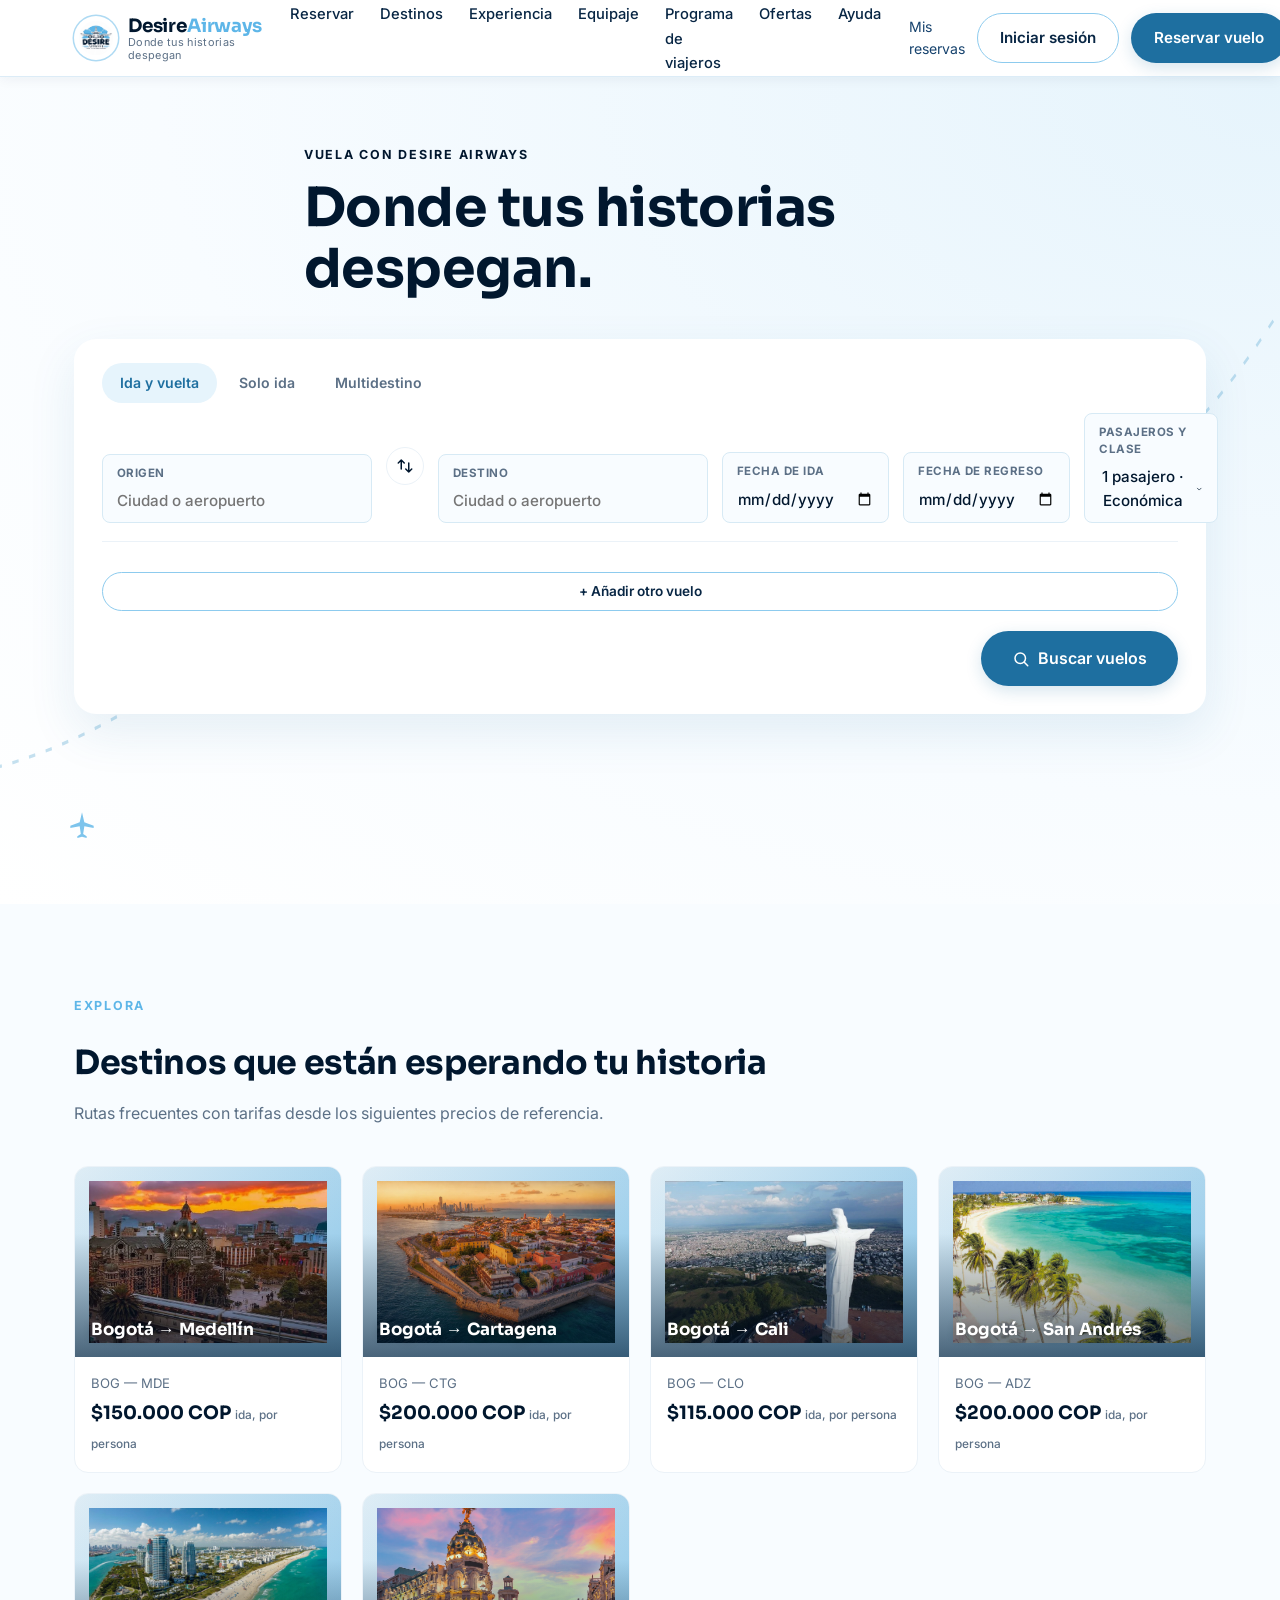
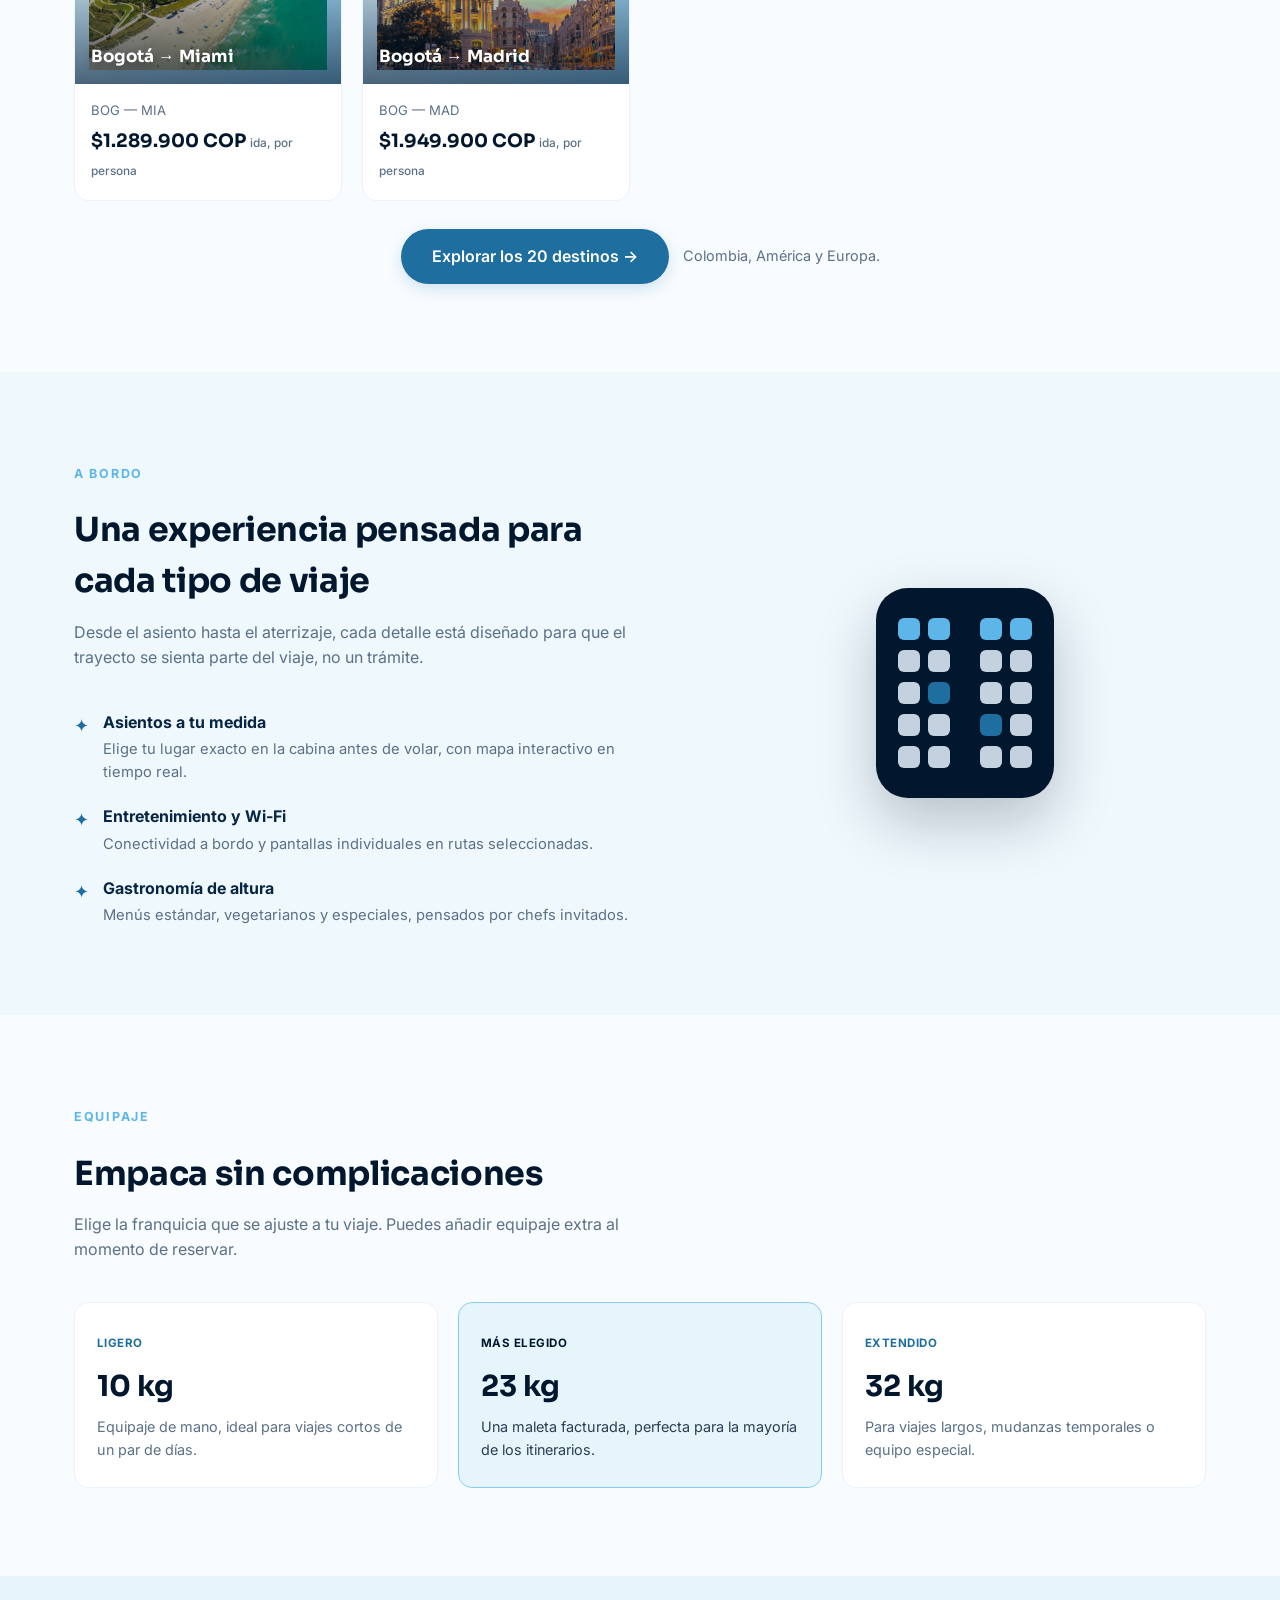
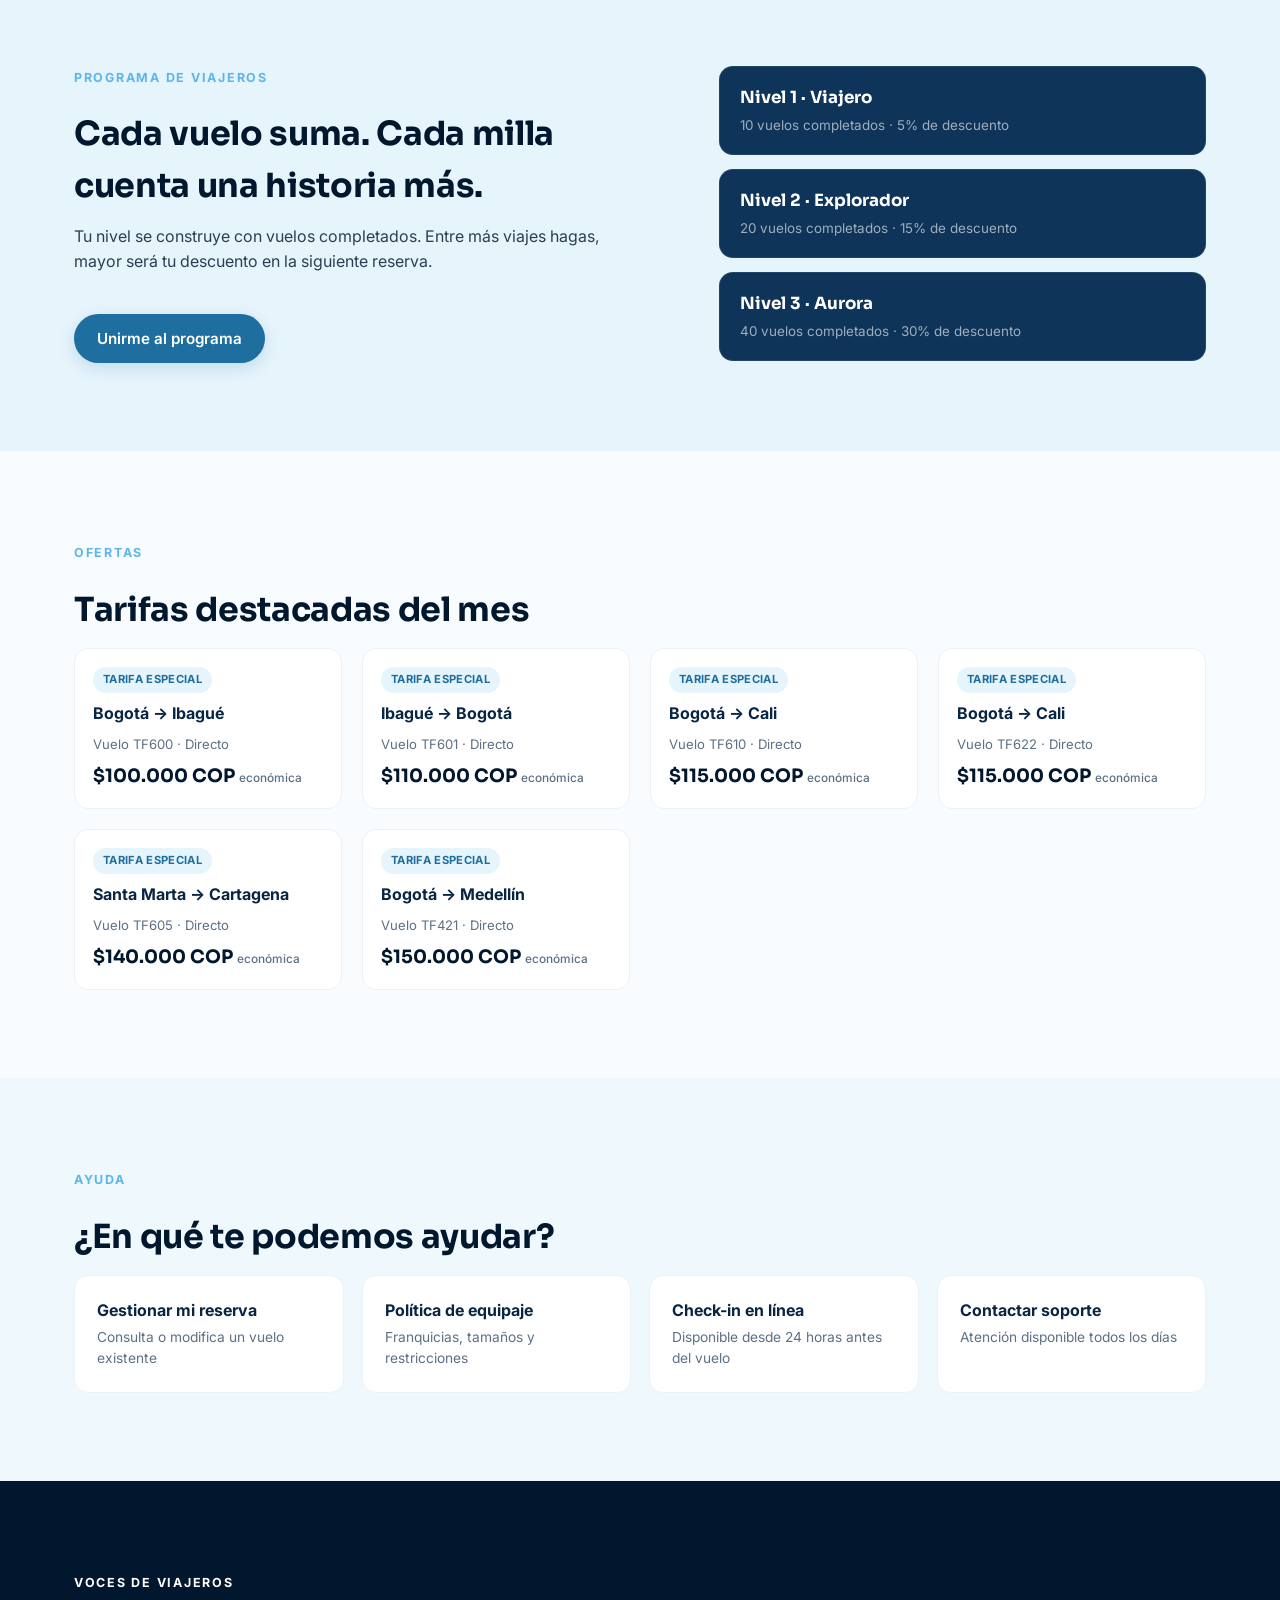
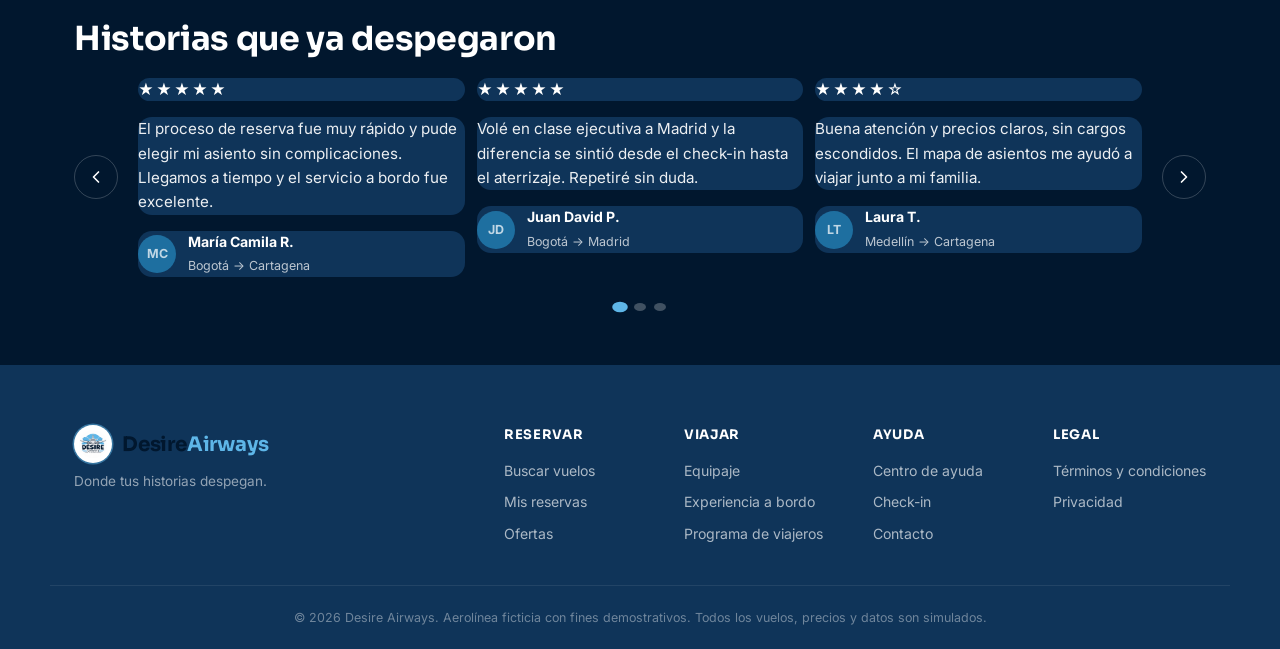
<file: index.html>
<!DOCTYPE html>
<html lang="es">
<head>
  <meta charset="UTF-8">
  <meta name="viewport" content="width=device-width, initial-scale=1.0">
  <title>Desire Airways | Donde tus historias despegan</title>
  <meta name="description" content="Reserva tus vuelos con Desire Airways. Encuentra los mejores destinos, precios y experiencia de viaje.">
  <link rel="preconnect" href="https://fonts.googleapis.com">
  <link rel="preconnect" href="https://fonts.gstatic.com" crossorigin>
  <link href="https://fonts.googleapis.com/css2?family=Sora:wght@400;600;700;800&family=Inter:wght@400;500;600;700&display=swap" rel="stylesheet">
  <link rel="icon" type="image/jpeg" href="assets/logo.jpg">
  <link rel="stylesheet" href="styles.css">
</head>
<body>

  <!-- ============ HEADER ============ -->
  <header class="site-header" id="site-header">
    <div class="container header-inner">
      <a href="index.html" class="brand">
        <span class="brand-mark">
          <img src="assets/logo.jpg" alt="Desire Airways">
        </span>
        <span class="brand-text">
          <span class="brand-name">Desire<em>Airways</em></span>
          <span class="brand-tagline">Donde tus historias despegan</span>
        </span>
      </a>

      <nav class="main-nav" id="main-nav" aria-label="Navegación principal">
        <ul>
          <li><a href="#buscador">Reservar</a></li>
          <li><a href="destinos.html">Destinos</a></li>
          <li><a href="#experiencia">Experiencia</a></li>
          <li><a href="#equipaje">Equipaje</a></li>
          <li><a href="#viajeros">Programa de viajeros</a></li>
          <li><a href="#ofertas">Ofertas</a></li>
          <li><a href="#ayuda">Ayuda</a></li>
        </ul>
      </nav>

      <div class="header-actions">
        <a href="mis-reservas.html" class="link-quiet">Mis reservas</a>
        <button type="button" class="btn btn-ghost" id="login-btn">Iniciar sesión</button>
        <a href="#buscador" class="btn btn-primary">Reservar vuelo</a>
        <button type="button" class="menu-toggle" id="menu-toggle" aria-expanded="false" aria-controls="mobile-nav" aria-label="Abrir menú">
          <span></span><span></span><span></span>
        </button>
      </div>
    </div>

    <!-- Mobile menu -->
    <div class="mobile-nav" id="mobile-nav">
      <ul>
        <li><a href="#buscador">Reservar</a></li>
        <li><a href="destinos.html">Destinos</a></li>
        <li><a href="#experiencia">Experiencia</a></li>
        <li><a href="#equipaje">Equipaje</a></li>
        <li><a href="#viajeros">Programa de viajeros</a></li>
        <li><a href="#ofertas">Ofertas</a></li>
        <li><a href="#ayuda">Ayuda</a></li>
        <li><a href="mis-reservas.html">Mis reservas</a></li>
        <li><a href="perfil.html">Mi perfil</a></li>
      </ul>
      <button type="button" class="btn btn-ghost btn-block" id="login-btn-mobile">Iniciar sesión</button>
    </div>
  </header>

  <main>
    <!-- ============ HERO ============ -->
    <section class="hero">
      <div class="hero-sky" aria-hidden="true">
        <svg class="route-line" viewBox="0 0 1200 500" preserveAspectRatio="none">
          <path id="route-path" d="M -20 420 C 250 380, 380 180, 620 200 S 980 380, 1220 120" />
        </svg>
        <div class="hero-plane" id="hero-plane" aria-hidden="true">
          <svg viewBox="0 0 48 48" width="28" height="28" fill="none" xmlns="http://www.w3.org/2000/svg">
            <path d="M24 3 L28 20 L44 26 L44 30 L28 27 L26 40 L32 44 L32 47 L24 45 L16 47 L16 44 L22 40 L20 27 L4 30 L4 26 L20 20 Z" fill="currentColor"/>
          </svg>
        </div>
      </div>

      <div class="container hero-inner">
        <p class="eyebrow">Vuela con Desire Airways</p>
        <h1 class="hero-title">Donde tus historias despegan.</h1>
        <p class="hero-subtitle"</p>
      </div>

      <!-- ============ BUSCADOR DE VUELOS ============ -->
      <div class="container">
        <div class="search-widget" id="buscador">
          <div class="trip-tabs" role="tablist" aria-label="Tipo de viaje" id="trip-tabs">
            <button type="button" class="trip-tab is-active" role="tab" aria-selected="true" data-trip="roundtrip">Ida y vuelta</button>
            <button type="button" class="trip-tab" role="tab" aria-selected="false" data-trip="oneway">Solo ida</button>
            <button type="button" class="trip-tab" role="tab" aria-selected="false" data-trip="multi">Multidestino</button>
          </div>

          <form id="search-form" novalidate>
            <div class="search-grid" id="search-grid-main">
              <div class="field field-origin">
                <label for="origin">Origen</label>
                <input type="text" id="origin" name="origin" list="airport-list" placeholder="Ciudad o aeropuerto" autocomplete="off" required>
                <span class="field-error" id="origin-error"></span>
              </div>

              <button type="button" class="swap-btn" id="swap-btn" aria-label="Intercambiar origen y destino">
                <svg viewBox="0 0 24 24" width="18" height="18" fill="none" stroke="currentColor" stroke-width="2" stroke-linecap="round" stroke-linejoin="round"><path d="M7 16V4M7 4L3 8M7 4l4 4"/><path d="M17 8v12m0 0l4-4m-4 4l-4-4"/></svg>
              </button>

              <div class="field field-destination">
                <label for="destination">Destino</label>
                <input type="text" id="destination" name="destination" list="airport-list" placeholder="Ciudad o aeropuerto" autocomplete="off" required>
                <span class="field-error" id="destination-error"></span>
              </div>

              <datalist id="airport-list"></datalist>

              <div class="field field-depart">
                <label for="depart-date">Fecha de ida</label>
                <input type="date" id="depart-date" name="depart-date" required>
                <span class="field-error" id="depart-date-error"></span>
              </div>

              <div class="field field-return" id="return-field">
                <label for="return-date">Fecha de regreso</label>
                <input type="date" id="return-date" name="return-date">
                <span class="field-error" id="return-date-error"></span>
              </div>

              <div class="field field-passengers">
                <label for="passengers-toggle">Pasajeros y clase</label>
                <button type="button" class="passengers-toggle" id="passengers-toggle" aria-expanded="false" aria-controls="passengers-panel">
                  <span id="passengers-summary">1 adulto · Económica</span>
                  <svg viewBox="0 0 24 24" width="16" height="16" fill="none" stroke="currentColor" stroke-width="2"><path d="M6 9l6 6 6-6"/></svg>
                </button>

                <div class="passengers-panel" id="passengers-panel" hidden>
                  <div class="stepper-row">
                    <div class="stepper-label">
                      <strong>Adultos</strong>
                      <span>12 años o más</span>
                    </div>
                    <div class="stepper" data-counter="adults">
                      <button type="button" class="stepper-btn" data-action="decrement" aria-label="Restar adulto">−</button>
                      <span class="stepper-value" id="adults-value">1</span>
                      <button type="button" class="stepper-btn" data-action="increment" aria-label="Sumar adulto">+</button>
                    </div>
                  </div>
                  <div class="stepper-row">
                    <div class="stepper-label">
                      <strong>Niños</strong>
                      <span>2 a 11 años</span>
                    </div>
                    <div class="stepper" data-counter="children">
                      <button type="button" class="stepper-btn" data-action="decrement" aria-label="Restar niño">−</button>
                      <span class="stepper-value" id="children-value">0</span>
                      <button type="button" class="stepper-btn" data-action="increment" aria-label="Sumar niño">+</button>
                    </div>
                  </div>
                  <div class="stepper-row">
                    <div class="stepper-label">
                      <strong>Bebés</strong>
                      <span>Menores de 2 años</span>
                    </div>
                    <div class="stepper" data-counter="infants">
                      <button type="button" class="stepper-btn" data-action="decrement" aria-label="Restar bebé">−</button>
                      <span class="stepper-value" id="infants-value">0</span>
                      <button type="button" class="stepper-btn" data-action="increment" aria-label="Sumar bebé">+</button>
                    </div>
                  </div>

                  <div class="class-row">
                    <strong>Clase</strong>
                    <div class="class-options" id="class-options">
                      <button type="button" class="class-chip is-active" data-class="economica">Económica</button>
                      <button type="button" class="class-chip" 
                      <button type="button" 
                      <button type="button" class="class-chip" data-class="premium">Premium bussines</button>
                    </div>
                  </div>

                  <button type="button" class="btn btn-primary btn-block" id="passengers-done">Listo</button>
                </div>

                <input type="hidden" id="adults" name="adults" value="1">
                <input type="hidden" id="children" name="children" value="0">
                <input type="hidden" id="infants" name="infants" value="0">
                <input type="hidden" id="travel-class" name="travel-class" value="economica">
                <span class="field-error" id="passengers-error"></span>
              </div>
            </div>

            <!-- Multidestino: filas dinámicas -->
            <div class="multi-city" id="multi-city" hidden>
              <div class="multi-city-list" id="multi-city-list"></div>
              <button type="button" class="btn btn-ghost btn-small" id="add-city-btn">+ Añadir otro vuelo</button>
            </div>

            <div class="search-submit-row">
              <span class="form-error" id="form-error" role="alert" aria-live="polite"></span>
              <button type="submit" class="btn btn-primary btn-large" id="search-submit">
                <svg viewBox="0 0 24 24" width="18" height="18" fill="none" stroke="currentColor" stroke-width="2" stroke-linecap="round" stroke-linejoin="round"><circle cx="11" cy="11" r="7"/><path d="m21 21-4.3-4.3"/></svg>
                Buscar vuelos
              </button>
            </div>
          </form>
        </div>
      </div>
    </section>

    <!-- ============ DESTINOS ============ -->
    <section class="section" id="destinos">
      <div class="container">
        <p class="eyebrow">Explora</p>
        <h2 class="section-title">Destinos que están esperando tu historia</h2>
        <p class="section-subtitle">Rutas frecuentes con tarifas desde los siguientes precios de referencia.</p>

        <div class="destinos-grid" id="destinos-grid">
          <!-- Las tarjetas se generan dinámicamente desde script.js usando vuelos.js -->
        </div>
        <div class="destinos-cta">
          <a href="destinos.html" class="btn btn-primary btn-large">Explorar los 20 destinos →</a>
          <p>Colombia, América y Europa.</p>
        </div>
      </div>
    </section>

    <!-- ============ EXPERIENCIA ============ -->
    <section class="section section-alt" id="experiencia">
      <div class="container experiencia-grid">
        <div class="experiencia-copy">
          <p class="eyebrow">A bordo</p>
          <h2 class="section-title">Una experiencia pensada para cada tipo de viaje</h2>
          <p class="section-subtitle">Desde el asiento hasta el aterrizaje, cada detalle está diseñado para que el trayecto se sienta parte del viaje, no un trámite.</p>

          <ul class="feature-list">
            <li>
              <span class="feature-icon" aria-hidden="true">✦</span>
              <div>
                <strong>Asientos a tu medida</strong>
                <p>Elige tu lugar exacto en la cabina antes de volar, con mapa interactivo en tiempo real.</p>
              </div>
            </li>
            <li>
              <span class="feature-icon" aria-hidden="true">✦</span>
              <div>
                <strong>Entretenimiento y Wi-Fi</strong>
                <p>Conectividad a bordo y pantallas individuales en rutas seleccionadas.</p>
              </div>
            </li>
            <li>
              <span class="feature-icon" aria-hidden="true">✦</span>
              <div>
                <strong>Gastronomía de altura</strong>
                <p>Menús estándar, vegetarianos y especiales, pensados por chefs invitados.</p>
              </div>
            </li>
          </ul>
        </div>
        <div class="experiencia-visual" aria-hidden="true">
          <div class="cabin-mock">
            <div class="cabin-row" data-tier="premium"><span></span><span></span><span class="aisle"></span><span></span><span></span></div>
            <div class="cabin-row"><span></span><span></span><span class="aisle"></span><span></span><span></span></div>
            <div class="cabin-row"><span></span><span class="occupied"></span><span class="aisle"></span><span></span><span></span></div>
            <div class="cabin-row"><span></span><span></span><span class="aisle"></span><span class="occupied"></span><span></span></div>
            <div class="cabin-row"><span></span><span></span><span class="aisle"></span><span></span><span></span></div>
          </div>
        </div>
      </div>
    </section>

    <!-- ============ EQUIPAJE ============ -->
    <section class="section" id="equipaje">
      <div class="container">
        <p class="eyebrow">Equipaje</p>
        <h2 class="section-title">Empaca sin complicaciones</h2>
        <p class="section-subtitle">Elige la franquicia que se ajuste a tu viaje. Puedes añadir equipaje extra al momento de reservar.</p>

        <div class="cards-row">
          <article class="info-card">
            <span class="info-card-tag">Ligero</span>
            <h3>10 kg</h3>
            <p>Equipaje de mano, ideal para viajes cortos de un par de días.</p>
          </article>
          <article class="info-card is-highlight">
            <span class="info-card-tag">Más elegido</span>
            <h3>23 kg</h3>
            <p>Una maleta facturada, perfecta para la mayoría de los itinerarios.</p>
          </article>
          <article class="info-card">
            <span class="info-card-tag">Extendido</span>
            <h3>32 kg</h3>
            <p>Para viajes largos, mudanzas temporales o equipo especial.</p>
          </article>
        </div>
      </div>
    </section>

    <!-- ============ PROGRAMA DE VIAJEROS ============ -->
    <section class="section section-dark" id="viajeros">
      <div class="container viajeros-inner">
        <div>
          <p class="eyebrow eyebrow-light">Programa de viajeros</p>
          <h2 class="section-title section-title-light">Cada vuelo suma. Cada milla cuenta una historia más.</h2>
          <p class="section-subtitle section-subtitle-light">Tu nivel se construye con vuelos completados. Entre más viajes hagas, mayor será tu descuento en la siguiente reserva.</p>
          <button type="button" class="btn btn-primary" id="join-program-btn">Unirme al programa</button>
        </div>
        <div class="tier-list">
          <div class="tier-card">
            <span class="tier-name">Nivel 1 · Viajero</span>
            <span class="tier-detail">10 vuelos completados · 5% de descuento</span>
          </div>
          <div class="tier-card">
            <span class="tier-name">Nivel 2 · Explorador</span>
            <span class="tier-detail">20 vuelos completados · 15% de descuento</span>
          </div>
          <div class="tier-card">
            <span class="tier-name">Nivel 3 · Aurora</span>
            <span class="tier-detail">40 vuelos completados · 30% de descuento</span>
          </div>
        </div>
      </div>
    </section>

    <!-- ============ OFERTAS ============ -->
    <section class="section" id="ofertas">
      <div class="container">
        <p class="eyebrow">Ofertas</p>
        <h2 class="section-title">Tarifas destacadas del mes</h2>
        <div class="ofertas-grid" id="ofertas-grid">
          <!-- Generado dinámicamente desde script.js usando vuelos.js -->
        </div>
      </div>
    </section>

    <!-- ============ AYUDA ============ -->
    <section class="section section-alt" id="ayuda">
      <div class="container">
        <p class="eyebrow">Ayuda</p>
        <h2 class="section-title">¿En qué te podemos ayudar?</h2>
        <div class="ayuda-grid">
          <a href="mis-reservas.html" class="ayuda-card">
            <strong>Gestionar mi reserva</strong>
            <span>Consulta o modifica un vuelo existente</span>
          </a>
          <a href="#equipaje" class="ayuda-card">
            <strong>Política de equipaje</strong>
            <span>Franquicias, tamaños y restricciones</span>
          </a>
          <a href="#" class="ayuda-card">
            <strong>Check-in en línea</strong>
            <span>Disponible desde 24 horas antes del vuelo</span>
          </a>
          <a href="#" class="ayuda-card">
            <strong>Contactar soporte</strong>
            <span>Atención disponible todos los días</span>
          </a>
        </div>
      </div>
    </section>
    <!-- ============ OPINIONES / CARRUSEL ============ -->
    <section class="section section-dark" id="opiniones">
      <div class="container">
        <p class="eyebrow eyebrow-light">Voces de viajeros</p>
        <h2 class="section-title section-title-light">Historias que ya despegaron</h2>

        <div class="testimonial-carousel" id="testimonial-carousel" aria-roledescription="carrusel" aria-label="Opiniones de clientes">
          <button type="button" class="carousel-arrow carousel-arrow-prev" id="carousel-prev" aria-label="Opinión anterior">
            <svg viewBox="0 0 24 24" width="20" height="20" fill="none" stroke="currentColor" stroke-width="2" stroke-linecap="round" stroke-linejoin="round"><path d="M15 18l-6-6 6-6"/></svg>
          </button>

          <div class="carousel-viewport" id="carousel-viewport">
            <ul class="carousel-track" id="carousel-track">
              <li class="testimonial-card">
                <div class="testimonial-stars" aria-hidden="true">★★★★★</div>
                <p class="testimonial-quote">El proceso de reserva fue muy rápido y pude elegir mi asiento sin complicaciones. Llegamos a tiempo y el servicio a bordo fue excelente.</p>
                <div class="testimonial-author">
                  <span class="testimonial-avatar" aria-hidden="true">MC</span>
                  <div>
                    <strong>María Camila R.</strong>
                    <span>Bogotá → Cartagena</span>
                  </div>
                </div>
              </li>
              <li class="testimonial-card">
                <div class="testimonial-stars" aria-hidden="true">★★★★★</div>
                <p class="testimonial-quote">Volé en clase ejecutiva a Madrid y la diferencia se sintió desde el check-in hasta el aterrizaje. Repetiré sin duda.</p>
                <div class="testimonial-author">
                  <span class="testimonial-avatar" aria-hidden="true">JD</span>
                  <div>
                    <strong>Juan David P.</strong>
                    <span>Bogotá → Madrid</span>
                  </div>
                </div>
              </li>
              <li class="testimonial-card">
                <div class="testimonial-stars" aria-hidden="true">★★★★☆</div>
                <p class="testimonial-quote">Buena atención y precios claros, sin cargos escondidos. El mapa de asientos me ayudó a viajar junto a mi familia.</p>
                <div class="testimonial-author">
                  <span class="testimonial-avatar" aria-hidden="true">LT</span>
                  <div>
                    <strong>Laura T.</strong>
                    <span>Medellín → Cartagena</span>
                  </div>
                </div>
              </li>
              <li class="testimonial-card">
                <div class="testimonial-stars" aria-hidden="true">★★★★★</div>
                <p class="testimonial-quote">Viajo seguido por trabajo y el programa de viajeros hace que valga la pena acumular millas. Sala VIP impecable.</p>
                <div class="testimonial-author">
                  <span class="testimonial-avatar" aria-hidden="true">AR</span>
                  <div>
                    <strong>Andrés R.</strong>
                    <span>Cali → Bogotá</span>
                  </div>
                </div>
              </li>
              <li class="testimonial-card">
                <div class="testimonial-stars" aria-hidden="true">★★★★★</div>
                <p class="testimonial-quote">Primera vez que vuelo con ellos y todo funcionó perfecto: reserva, pase de abordar digital y embarque prioritario.</p>
                <div class="testimonial-author">
                  <span class="testimonial-avatar" aria-hidden="true">SP</span>
                  <div>
                    <strong>Sofía P.</strong>
                    <span>Bogotá → Miami</span>
                  </div>
                </div>
              </li>
            </ul>
          </div>

          <button type="button" class="carousel-arrow carousel-arrow-next" id="carousel-next" aria-label="Siguiente opinión">
            <svg viewBox="0 0 24 24" width="20" height="20" fill="none" stroke="currentColor" stroke-width="2" stroke-linecap="round" stroke-linejoin="round"><path d="M9 18l6-6-6-6"/></svg>
          </button>

          <div class="carousel-dots" id="carousel-dots" role="tablist" aria-label="Seleccionar opinión"></div>
        </div>
      </div>
    </section>
  </main>

  <!-- ============ FOOTER ============ -->
  <footer class="site-footer">
    <div class="container footer-inner">
      <div class="footer-brand">
        <div class="footer-brand-top">
          <span class="brand-mark brand-mark-footer"><img src="assets/logo.jpg" alt="Desire Airways"></span>
          <span class="brand-name brand-name-footer">Desire<em>Airways</em></span>
        </div>
        <p>Donde tus historias despegan.</p>
      </div>

      <div class="footer-cols">
        <div class="footer-col">
          <h4>Reservar</h4>
          <a href="#buscador">Buscar vuelos</a>
          <a href="mis-reservas.html">Mis reservas</a>
          <a href="#ofertas">Ofertas</a>
        </div>
        <div class="footer-col">
          <h4>Viajar</h4>
          <a href="#equipaje">Equipaje</a>
          <a href="#experiencia">Experiencia a bordo</a>
          <a href="#viajeros">Programa de viajeros</a>
        </div>
        <div class="footer-col">
          <h4>Ayuda</h4>
          <a href="#ayuda">Centro de ayuda</a>
          <a href="#">Check-in</a>
          <a href="#">Contacto</a>
        </div>
        <div class="footer-col">
          <h4>Legal</h4>
          <a href="#">Términos y condiciones</a>
          <a href="#">Privacidad</a>
        </div>
      </div>
    </div>
    <div class="container footer-bottom">
      <p>© 2026 Desire Airways. Aerolínea ficticia con fines demostrativos. Todos los vuelos, precios y datos son simulados.</p>
    </div>
  </footer>

  <div class="toast-container" id="toast-container" aria-live="polite"></div>

  <script src="vuelos.js"></script>
  <script src="reservas.js"></script>
  <script src="script.js"></script>
</body>
</html>
</file>
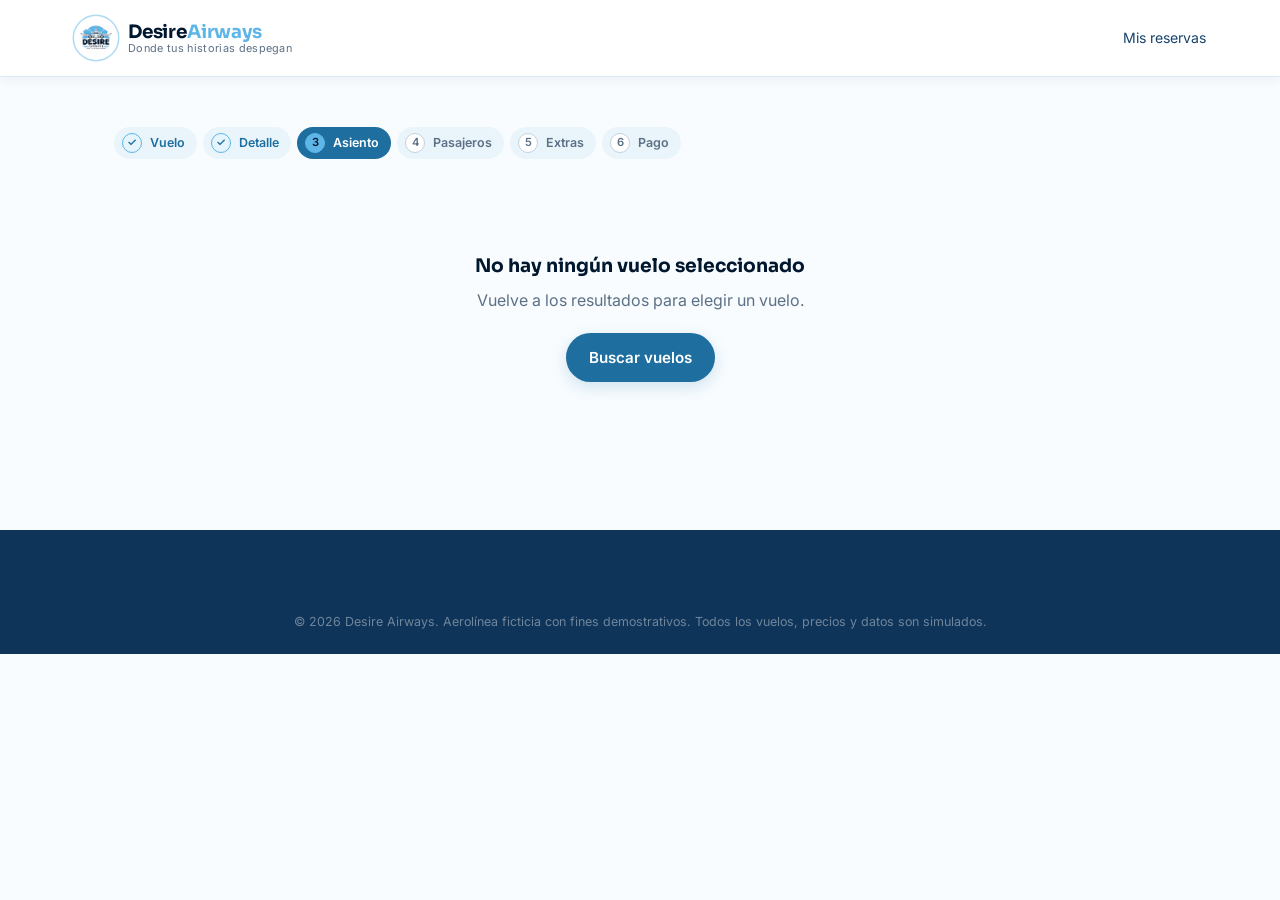
<file: asientos.html>
<!DOCTYPE html>
<html lang="es">
<head>
  <meta charset="UTF-8">
  <meta name="viewport" content="width=device-width, initial-scale=1.0">
  <title>Selecciona tu asiento | Desire Airways</title>
  <link rel="icon" type="image/jpeg" href="assets/logo.jpg">
  <link rel="preconnect" href="https://fonts.googleapis.com">
  <link rel="preconnect" href="https://fonts.gstatic.com" crossorigin>
  <link href="https://fonts.googleapis.com/css2?family=Sora:wght@400;600;700;800&family=Inter:wght@400;500;600;700&display=swap" rel="stylesheet">
  <link rel="stylesheet" href="styles.css">
</head>
<body>

  <header class="site-header">
    <div class="container header-inner">
      <a href="index.html" class="brand">
        <span class="brand-mark"><img src="assets/logo.jpg" alt="Desire Airways"></span>
        <span class="brand-text">
          <span class="brand-name">Desire<em>Airways</em></span>
          <span class="brand-tagline">Donde tus historias despegan</span>
        </span>
      </a>
      <div class="header-actions">
        <a href="mis-reservas.html" class="link-quiet">Mis reservas</a>
      </div>
    </div>
  </header>

  <main>
    <section class="section booking-flow-section">
      <div class="container">
        <ol class="stepper-progress" aria-label="Progreso de la reserva">
          <li class="is-done">Vuelo</li>
          <li class="is-done">Detalle</li>
          <li class="is-active">Asiento</li>
          <li>Pasajeros</li>
          <li>Extras</li>
          <li>Pago</li>
        </ol>

        <div class="flow-layout flow-layout-seats">
          <!-- ============ MAPA DE ASIENTOS ============ -->
          <div class="seat-map-panel">
            <div class="seat-map-header">
              <h2>Elige tu asiento</h2>
              <p id="seat-map-flight-info">Cargando información del vuelo…</p>
            </div>

            <div class="seat-legend">
              <span><i class="seat-dot seat-dot-disponible"></i> Disponible</span>
              <span><i class="seat-dot seat-dot-premium"></i> Premium (+ costo)</span>
              <span><i class="seat-dot seat-dot-seleccionado"></i> Seleccionado</span>
              <span><i class="seat-dot seat-dot-ocupado"></i> Ocupado</span>
            </div>

            <div class="airplane-shell">
              <div class="airplane-nose" aria-hidden="true"></div>
              <div class="seat-map-scroll">
                <div class="seat-map" id="seat-map">
                  <!-- Generado dinámicamente por script.js desde vuelos.js -->
                  <div class="skeleton" style="height:420px; border-radius:12px;"></div>
                </div>
              </div>
              <div class="airplane-tail" aria-hidden="true"></div>
            </div>
          </div>

          <!-- ============ RESUMEN LATERAL ============ -->
          <aside class="flow-sidebar">
            <div class="summary-card">
              <h3>Resumen del vuelo</h3>
              <div id="seat-summary-flight">—</div>

              <div class="summary-divider"></div>

              <div class="seat-selected-box">
                <span class="seat-selected-label">Asiento seleccionado</span>
                <span class="seat-selected-value" id="seat-selected-value">Ninguno</span>
              </div>

              <div class="summary-divider"></div>

              <div class="summary-row">
                <span>Precio base</span>
                <span id="seat-price-base">—</span>
              </div>
              <div class="summary-row" id="seat-price-extra-row" hidden>
                <span>Suplemento premium</span>
                <span id="seat-price-extra">—</span>
              </div>
              <div class="summary-row summary-total">
                <span>Total</span>
                <span id="seat-price-total">—</span>
              </div>

              <button type="button" class="btn btn-primary btn-block btn-large" id="seat-continue-btn" disabled>
                Continuar
              </button>
              <p class="summary-note">Podrás ingresar los datos del pasajero en el siguiente paso.</p>
            </div>
          </aside>
        </div>
      </div>
    </section>
  </main>

  <footer class="site-footer">
    <div class="container footer-bottom">
      <p>© 2026 Desire Airways. Aerolínea ficticia con fines demostrativos. Todos los vuelos, precios y datos son simulados.</p>
    </div>
  </footer>

  <div class="toast-container" id="toast-container" aria-live="polite"></div>

  <script src="vuelos.js"></script>
  <script src="reservas.js"></script>
  <script src="script.js"></script>
</body>
</html>
</file>
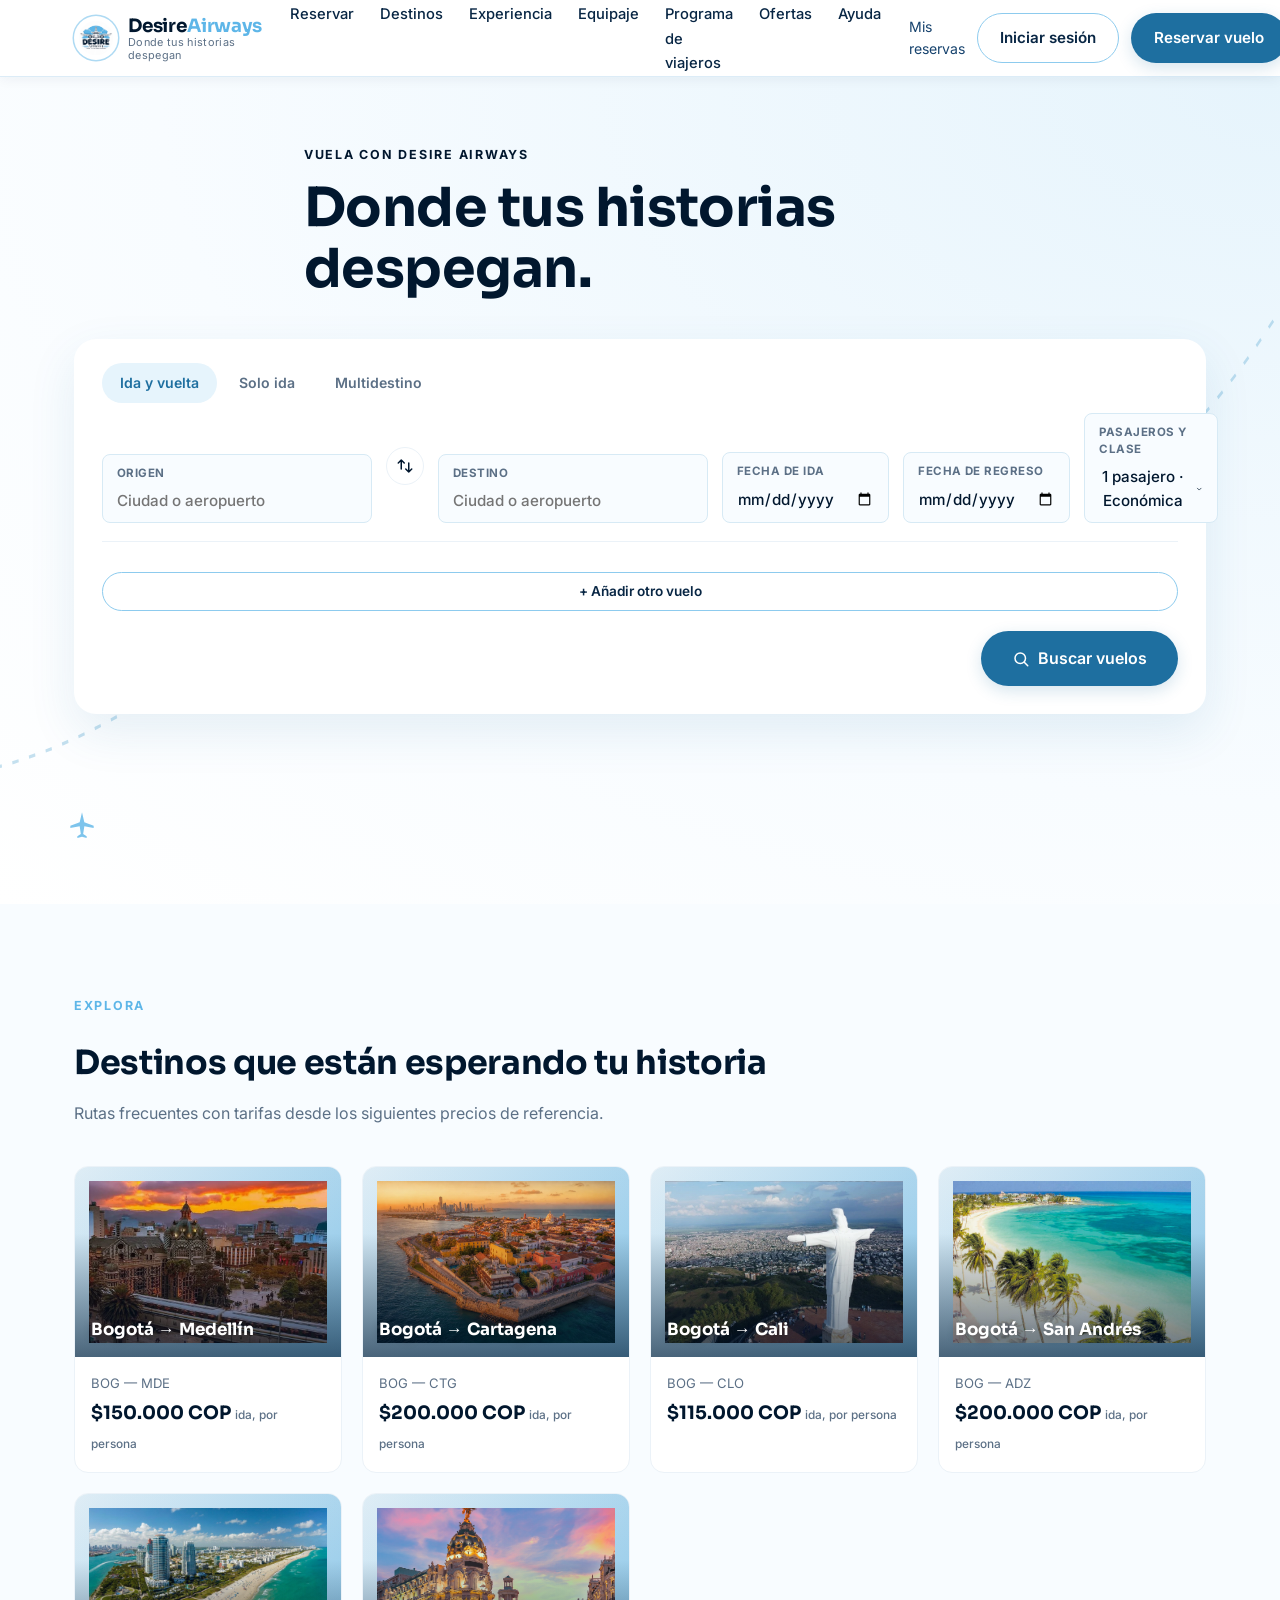
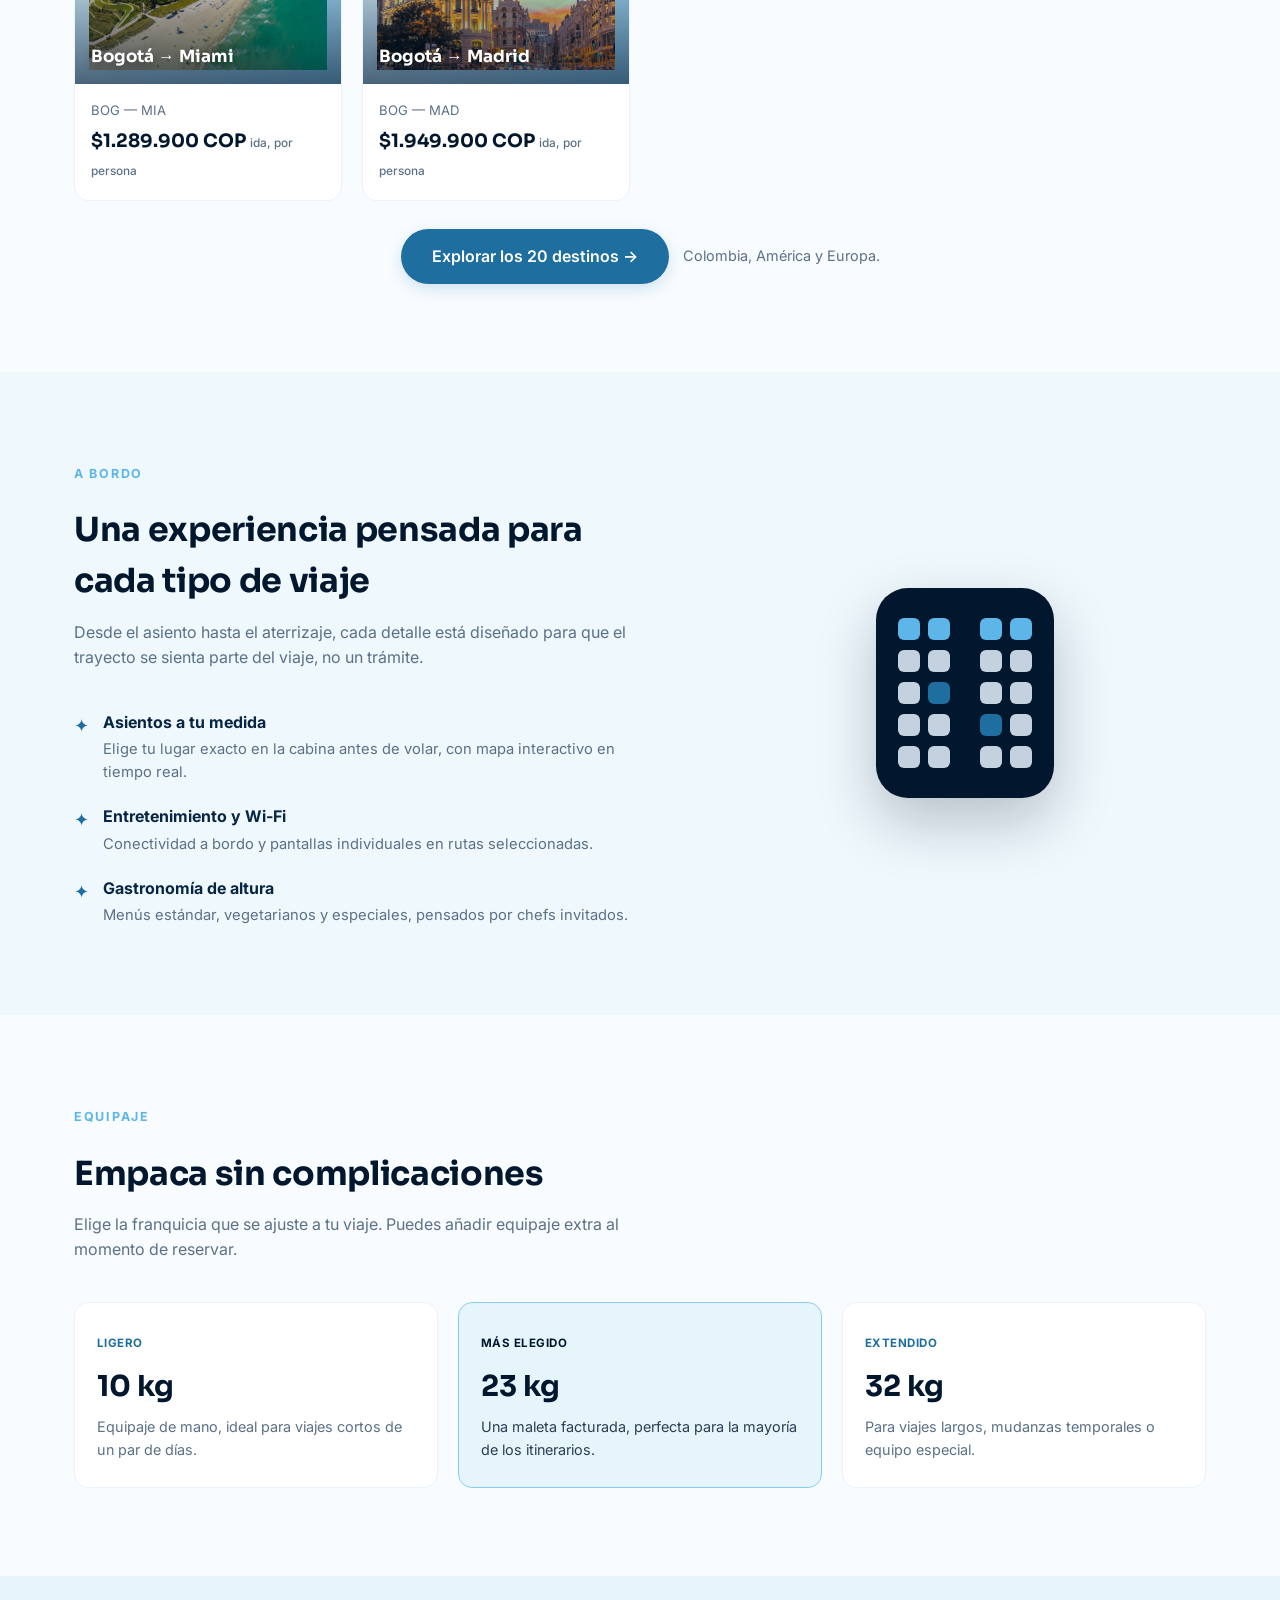
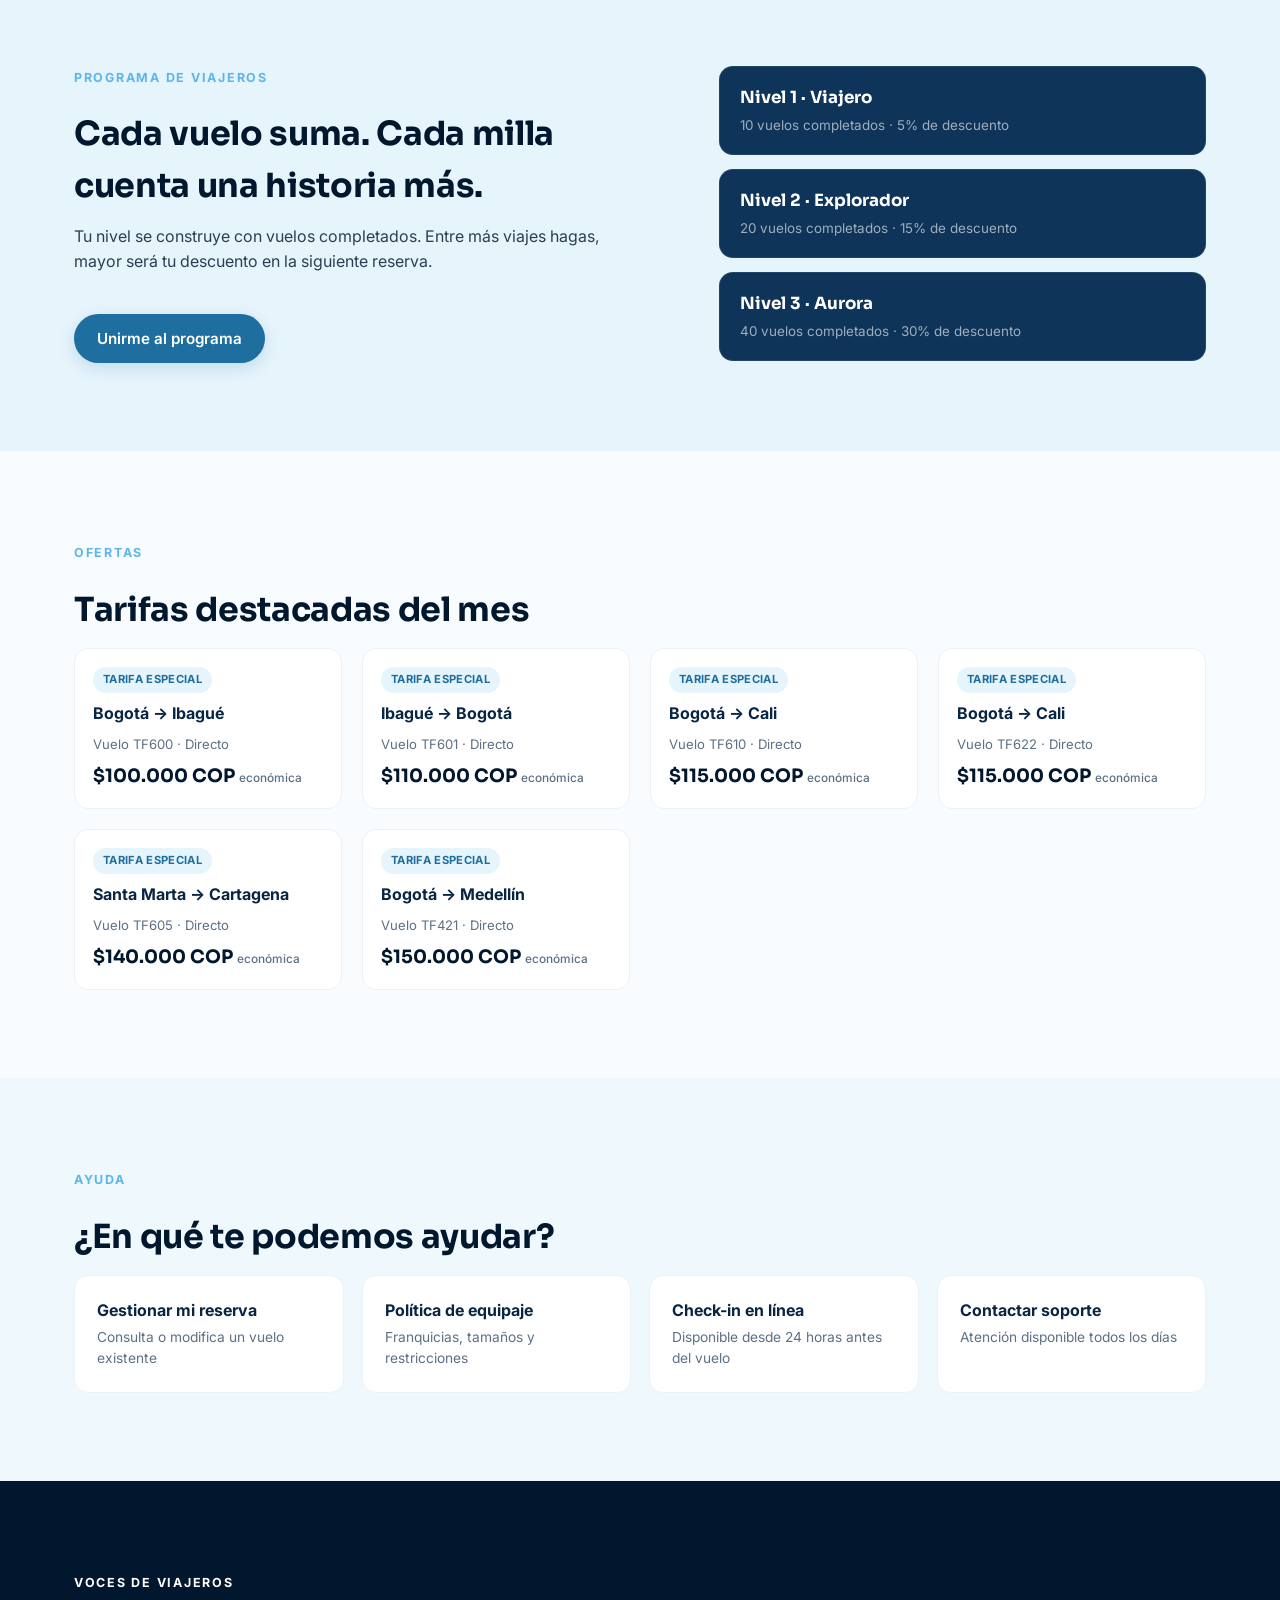
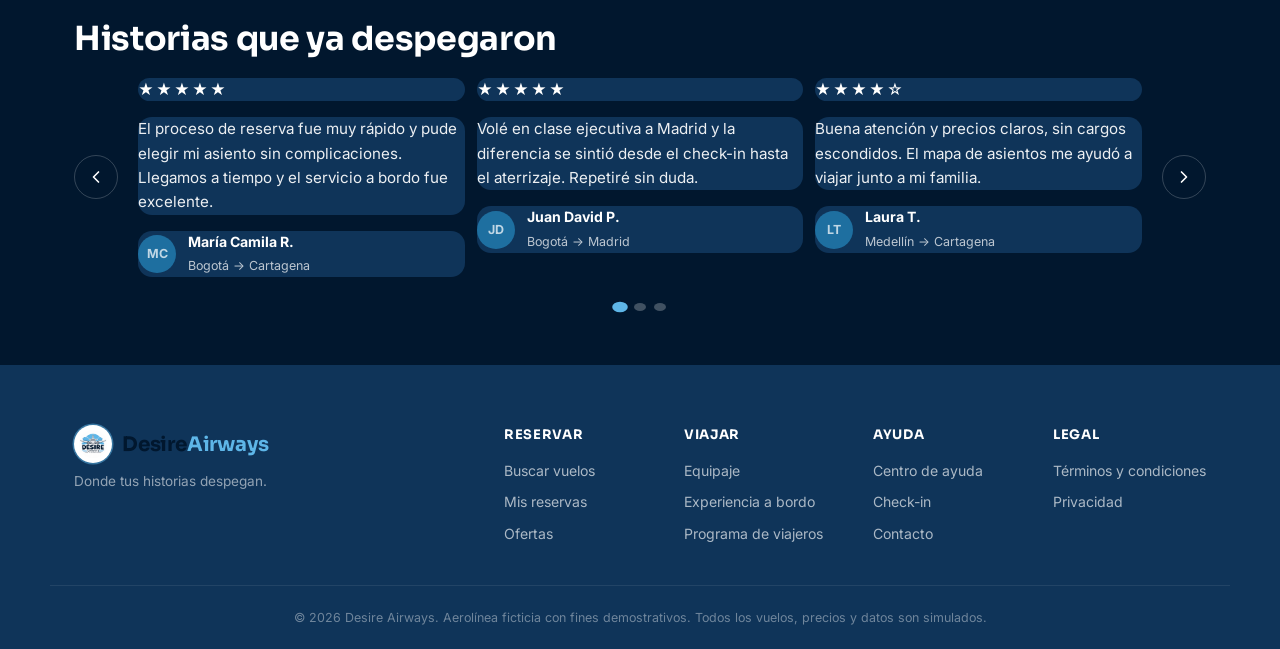
<file: confirmacion.html>
<!DOCTYPE html><html lang="es"><head><meta charset="UTF-8"><meta name="viewport" content="width=device-width, initial-scale=1.0"><title>Reserva confirmada | Desire Airways</title><link rel="icon" href="assets/logo.jpg"><link rel="stylesheet" href="styles.css"></head><body><header class="site-header"><div class="container header-inner"><a href="index.html" class="brand"><span class="brand-mark"><img src="assets/logo.jpg" alt="Desire Airways"></span><span class="brand-text"><span class="brand-name">Desire<em>Airways</em></span><span class="brand-tagline">Donde tus historias despegan</span></span></a><div class="header-actions"><a href="perfil.html" class="btn btn-primary">Mi perfil</a></div></div></header><main><section class="section"><div class="container"><div class="card-panel" style="max-width:760px;margin:auto;text-align:center"><div style="font-size:3rem">✓</div><p class="eyebrow">Reserva confirmada</p><h1 class="section-title">¡Tu historia está lista para despegar!</h1><p class="section-lead">Hemos guardado tu reserva en este dispositivo.</p><div id="confirmation-image" style="margin:24px auto;border-radius:18px;overflow:hidden;max-width:760px"></div><div class="summary-card" style="margin:28px auto;text-align:left"><div class="summary-row"><span>Código de reserva</span><strong id="code">—</strong></div><div class="summary-row"><span>Total pagado</span><strong id="total">—</strong></div></div><p class="summary-note" id="level-progress"></p><div style="display:flex;gap:10px;justify-content:center;flex-wrap:wrap"><a class="btn btn-primary" href="index.html">Volver al inicio</a><a class="btn btn-ghost" href="mis-reservas.html">Ver mis reservas</a></div></div></div></section></main><script src="vuelos.js"></script><script src="reservas.js"></script><script>document.addEventListener('DOMContentLoaded',()=>{const r=leerEstado(RESERVAS_KEYS.reserva);if(!r){location.href='index.html';return}code.textContent=r.codigo;total.textContent=formatearMoneda(r.total);const perfil=leerEstado('da_perfil')||{};const vuelosCompletados=Number(perfil.vuelos||perfil.reservas)||0;document.getElementById('level-progress').textContent=vuelosCompletados>=10?'¡Ya alcanzaste el primer nivel!':'Te faltan '+(10-vuelosCompletados)+' vuelos para el primer nivel';// FOTO POR DESTINO: los archivos dest-*.jpg se pueden reemplazar por tus propias imágenes.
const map={BOG:'dest-bogota.png',CTG:'dest-cartagena.webp',MDE:'dest-mde.jpg',CLO:'dest-clo.jpg',SMR:'dest-smr.jpg',IBE:'dest-armenia.webp',ADZ:'dest-san-andres.jpg',MIA:'dest-miami.jpg',JFK:'dest-new-york.webp',MEX:'dest-mexico-city.jpg',LIM:'dest-lima.jpg',EZE:'dest-buenos-aires.jpg',SCL:'dest-santiago.jpg',YYZ:'dest-toronto.jpg',GRU:'dest-buenos-aires.jpg',MAD:'dest-mad.jpg',CDG:'dest-paris.jpg',LHR:'dest-lhr.jpg',BCN:'dest-bcn.jpg',LIS:'dest-lis.jpg'};document.getElementById('confirmation-image').innerHTML='<img src="assets/'+(map[r.vuelo.destino]||'aircraft-flight.svg')+'" alt="'+buscarAeropuerto(r.vuelo.destino).ciudad+'" style="width:100%;height:240px;object-fit:cover;display:block">'})</script></body></html>
</file>
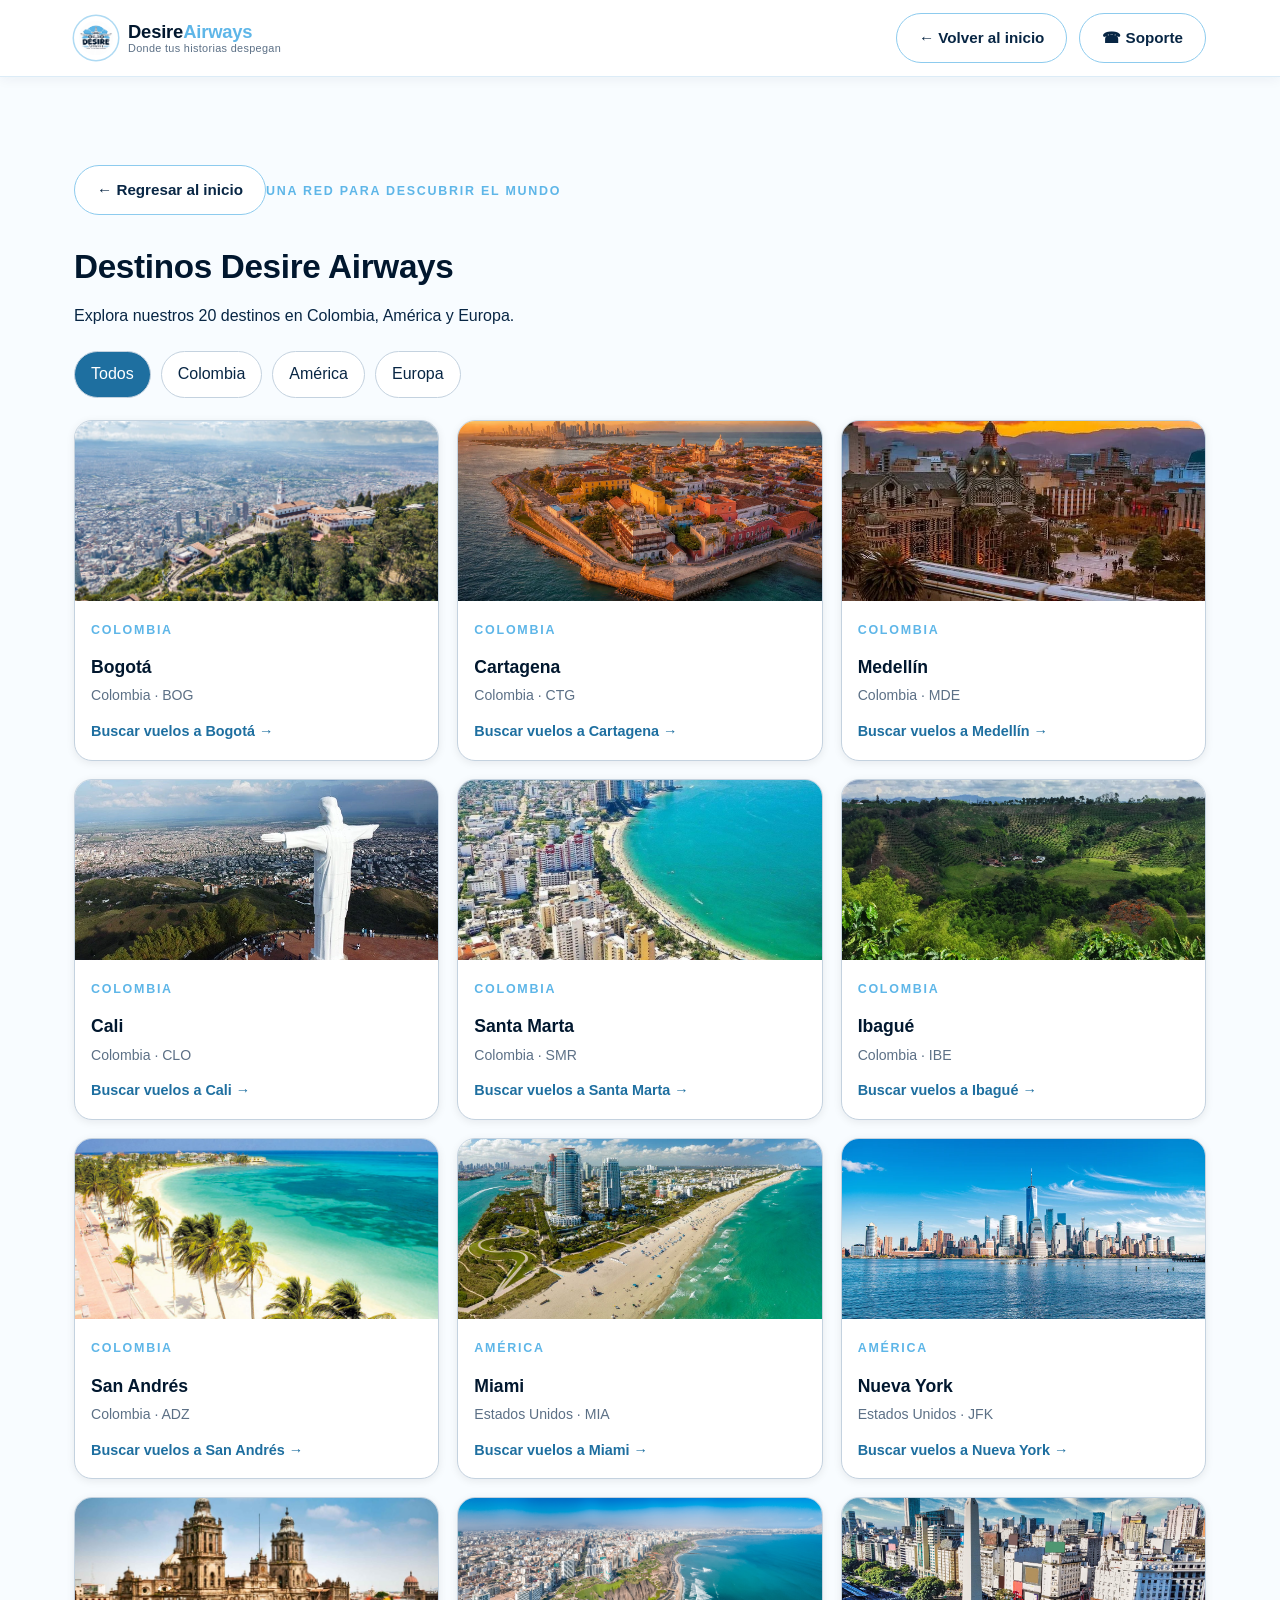
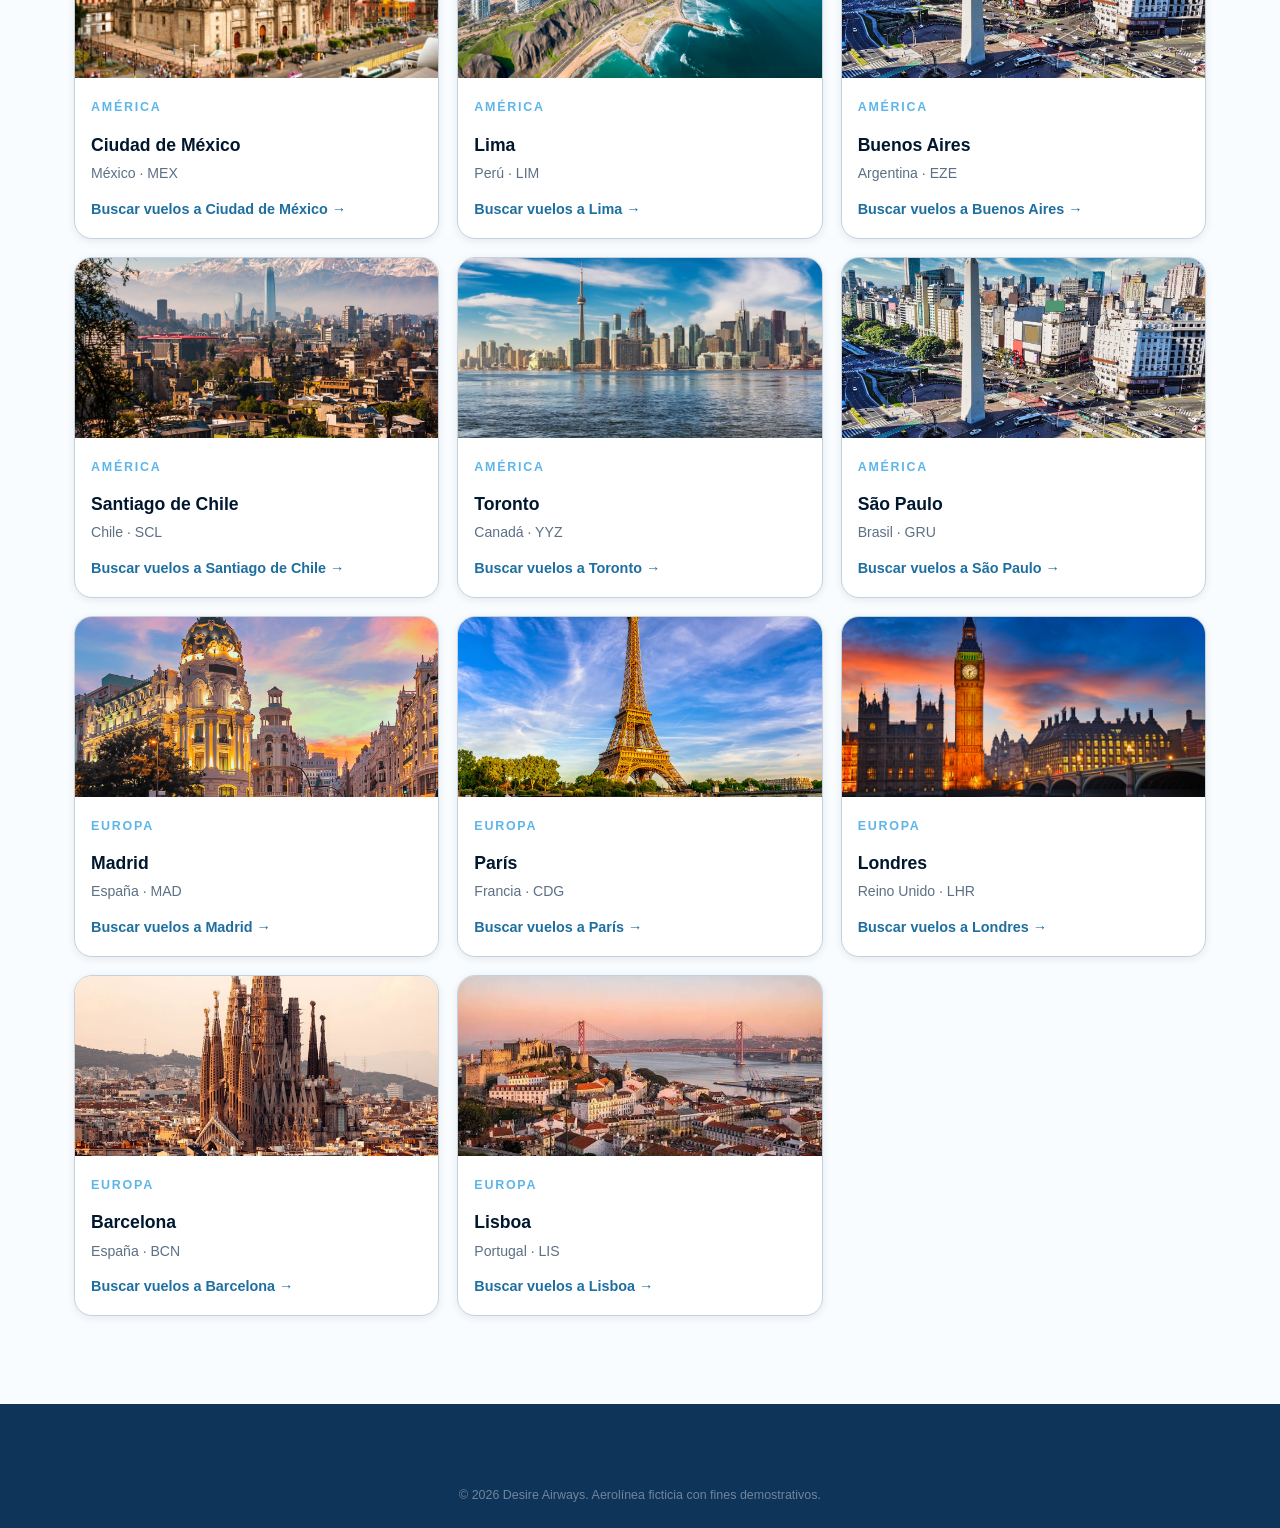
<file: destinos.html>
<!DOCTYPE html><html lang="es"><head><meta charset="UTF-8"><meta name="viewport" content="width=device-width, initial-scale=1.0"><title>Destinos | Desire Airways</title><link rel="icon" href="assets/logo.jpg"><link rel="stylesheet" href="styles.css"><style>.destinations-toolbar{display:flex;gap:10px;flex-wrap:wrap;margin:22px 0}.destination-filter{border:1px solid var(--gray-300);background:#fff;border-radius:999px;padding:10px 16px;color:var(--navy-900)}.destination-filter.active{background:var(--blue-600);color:#fff}.destination-gallery{display:grid;grid-template-columns:repeat(3,1fr);gap:18px}.destination-gallery .dest-card{overflow:hidden;border:1px solid var(--gray-300);border-radius:18px;background:#fff;box-shadow:var(--shadow-sm)}.dest-card img{width:100%;height:180px;object-fit:cover;display:block}.dest-card-body{padding:16px}.dest-card-body h3{font-size:1.1rem}.dest-card-body p{color:var(--gray-500);font-size:.88rem;margin:4px 0 12px}.dest-card-body a{font-size:.9rem;color:var(--blue-600);font-weight:700}.back-dest{margin-bottom:18px}@media(max-width:850px){.destination-gallery{grid-template-columns:repeat(2,1fr)}}@media(max-width:600px){.destination-gallery{grid-template-columns:1fr}}</style></head><body><header class="site-header"><div class="container header-inner"><a href="index.html" class="brand"><span class="brand-mark"><img src="assets/logo.jpg" alt="Desire Airways"></span><span class="brand-text"><span class="brand-name">Desire<em>Airways</em></span><span class="brand-tagline">Donde tus historias despegan</span></span></a><div class="header-actions"><a href="index.html" class="btn btn-ghost">← Volver al inicio</a><a href="tel:+573127256102" class="btn btn-ghost">☎ Soporte</a></div></div></header><main><section class="section"><div class="container"><a class="btn btn-ghost back-dest" href="index.html">← Regresar al inicio</a><p class="eyebrow">Una red para descubrir el mundo</p><h1 class="section-title">Destinos Desire Airways</h1><p class="section-lead">Explora nuestros 20 destinos en Colombia, América y Europa.</p><div class="destinations-toolbar" id="filters"></div><div class="destination-gallery" id="gallery"><article class="dest-card"><img loading="lazy" src="assets/dest-bogota.png" alt="Bogotá, Colombia"><div class="dest-card-body"><span class="eyebrow">Colombia</span><h3>Bogotá</h3><p>Colombia · BOG</p><a href="index.html#buscador" onclick="localStorage.setItem('da_destino_rapido','BOG')">Buscar vuelos a Bogotá →</a></div></article><article class="dest-card"><img loading="lazy" src="assets/dest-cartagena.webp" alt="Cartagena, Colombia"><div class="dest-card-body"><span class="eyebrow">Colombia</span><h3>Cartagena</h3><p>Colombia · CTG</p><a href="index.html#buscador" onclick="localStorage.setItem('da_destino_rapido','CTG')">Buscar vuelos a Cartagena →</a></div></article><article class="dest-card"><img loading="lazy" src="assets/dest-mde.jpg" alt="Medellín, Colombia"><div class="dest-card-body"><span class="eyebrow">Colombia</span><h3>Medellín</h3><p>Colombia · MDE</p><a href="index.html#buscador" onclick="localStorage.setItem('da_destino_rapido','MDE')">Buscar vuelos a Medellín →</a></div></article><article class="dest-card"><img loading="lazy" src="assets/dest-clo.jpg" alt="Cali, Colombia"><div class="dest-card-body"><span class="eyebrow">Colombia</span><h3>Cali</h3><p>Colombia · CLO</p><a href="index.html#buscador" onclick="localStorage.setItem('da_destino_rapido','CLO')">Buscar vuelos a Cali →</a></div></article><article class="dest-card"><img loading="lazy" src="assets/dest-smr.jpg" alt="Santa Marta, Colombia"><div class="dest-card-body"><span class="eyebrow">Colombia</span><h3>Santa Marta</h3><p>Colombia · SMR</p><a href="index.html#buscador" onclick="localStorage.setItem('da_destino_rapido','SMR')">Buscar vuelos a Santa Marta →</a></div></article><article class="dest-card"><img loading="lazy" src="assets/dest-armenia.webp" alt="Ibagué, Colombia"><div class="dest-card-body"><span class="eyebrow">Colombia</span><h3>Ibagué</h3><p>Colombia · IBE</p><a href="index.html#buscador" onclick="localStorage.setItem('da_destino_rapido','IBE')">Buscar vuelos a Ibagué →</a></div></article><article class="dest-card"><img loading="lazy" src="assets/dest-san-andres.jpg" alt="San Andrés, Colombia"><div class="dest-card-body"><span class="eyebrow">Colombia</span><h3>San Andrés</h3><p>Colombia · ADZ</p><a href="index.html#buscador" onclick="localStorage.setItem('da_destino_rapido','ADZ')">Buscar vuelos a San Andrés →</a></div></article><article class="dest-card"><img loading="lazy" src="assets/dest-miami.jpg" alt="Miami, Estados Unidos"><div class="dest-card-body"><span class="eyebrow">América</span><h3>Miami</h3><p>Estados Unidos · MIA</p><a href="index.html#buscador" onclick="localStorage.setItem('da_destino_rapido','MIA')">Buscar vuelos a Miami →</a></div></article><article class="dest-card"><img loading="lazy" src="assets/dest-new-york.webp" alt="Nueva York, Estados Unidos"><div class="dest-card-body"><span class="eyebrow">América</span><h3>Nueva York</h3><p>Estados Unidos · JFK</p><a href="index.html#buscador" onclick="localStorage.setItem('da_destino_rapido','JFK')">Buscar vuelos a Nueva York →</a></div></article><article class="dest-card"><img loading="lazy" src="assets/dest-mexico-city.jpg" alt="Ciudad de México, México"><div class="dest-card-body"><span class="eyebrow">América</span><h3>Ciudad de México</h3><p>México · MEX</p><a href="index.html#buscador" onclick="localStorage.setItem('da_destino_rapido','MEX')">Buscar vuelos a Ciudad de México →</a></div></article><article class="dest-card"><img loading="lazy" src="assets/dest-lima.jpg" alt="Lima, Perú"><div class="dest-card-body"><span class="eyebrow">América</span><h3>Lima</h3><p>Perú · LIM</p><a href="index.html#buscador" onclick="localStorage.setItem('da_destino_rapido','LIM')">Buscar vuelos a Lima →</a></div></article><article class="dest-card"><img loading="lazy" src="assets/dest-buenos-aires.jpg" alt="Buenos Aires, Argentina"><div class="dest-card-body"><span class="eyebrow">América</span><h3>Buenos Aires</h3><p>Argentina · EZE</p><a href="index.html#buscador" onclick="localStorage.setItem('da_destino_rapido','EZE')">Buscar vuelos a Buenos Aires →</a></div></article><article class="dest-card"><img loading="lazy" src="assets/dest-santiago.jpg" alt="Santiago de Chile, Chile"><div class="dest-card-body"><span class="eyebrow">América</span><h3>Santiago de Chile</h3><p>Chile · SCL</p><a href="index.html#buscador" onclick="localStorage.setItem('da_destino_rapido','SCL')">Buscar vuelos a Santiago de Chile →</a></div></article><article class="dest-card"><img loading="lazy" src="assets/dest-toronto.jpg" alt="Toronto, Canadá"><div class="dest-card-body"><span class="eyebrow">América</span><h3>Toronto</h3><p>Canadá · YYZ</p><a href="index.html#buscador" onclick="localStorage.setItem('da_destino_rapido','YYZ')">Buscar vuelos a Toronto →</a></div></article><article class="dest-card"><img loading="lazy" src="assets/dest-buenos-aires.jpg" alt="São Paulo, Brasil"><div class="dest-card-body"><span class="eyebrow">América</span><h3>São Paulo</h3><p>Brasil · GRU</p><a href="index.html#buscador" onclick="localStorage.setItem('da_destino_rapido','GRU')">Buscar vuelos a São Paulo →</a></div></article><article class="dest-card"><img loading="lazy" src="assets/dest-mad.jpg" alt="Madrid, España"><div class="dest-card-body"><span class="eyebrow">Europa</span><h3>Madrid</h3><p>España · MAD</p><a href="index.html#buscador" onclick="localStorage.setItem('da_destino_rapido','MAD')">Buscar vuelos a Madrid →</a></div></article><article class="dest-card"><img loading="lazy" src="assets/dest-paris.jpg" alt="París, Francia"><div class="dest-card-body"><span class="eyebrow">Europa</span><h3>París</h3><p>Francia · CDG</p><a href="index.html#buscador" onclick="localStorage.setItem('da_destino_rapido','CDG')">Buscar vuelos a París →</a></div></article><article class="dest-card"><img loading="lazy" src="assets/dest-lhr.jpg" alt="Londres, Reino Unido"><div class="dest-card-body"><span class="eyebrow">Europa</span><h3>Londres</h3><p>Reino Unido · LHR</p><a href="index.html#buscador" onclick="localStorage.setItem('da_destino_rapido','LHR')">Buscar vuelos a Londres →</a></div></article><article class="dest-card"><img loading="lazy" src="assets/dest-bcn.jpg" alt="Barcelona, España"><div class="dest-card-body"><span class="eyebrow">Europa</span><h3>Barcelona</h3><p>España · BCN</p><a href="index.html#buscador" onclick="localStorage.setItem('da_destino_rapido','BCN')">Buscar vuelos a Barcelona →</a></div></article><article class="dest-card"><img loading="lazy" src="assets/dest-lis.jpg" alt="Lisboa, Portugal"><div class="dest-card-body"><span class="eyebrow">Europa</span><h3>Lisboa</h3><p>Portugal · LIS</p><a href="index.html#buscador" onclick="localStorage.setItem('da_destino_rapido','LIS')">Buscar vuelos a Lisboa →</a></div></article></div></div></div></section></main><footer class="site-footer"><div class="container footer-bottom"><p>© 2026 Desire Airways. Aerolínea ficticia con fines demostrativos.</p></div></footer><script>const filters=document.getElementById('filters'),cards=[...document.querySelectorAll('.dest-card')];['Todos','Colombia','América','Europa'].forEach((x,i)=>{const b=document.createElement('button');b.className='destination-filter'+(i===0?' active':'');b.textContent=x;b.onclick=()=>{document.querySelectorAll('.destination-filter').forEach(y=>y.classList.remove('active'));b.classList.add('active');cards.forEach(c=>c.style.display=(x==='Todos'||c.querySelector('.eyebrow').textContent===x)?'':'none')};filters.appendChild(b)});</script></body></html>
</file>
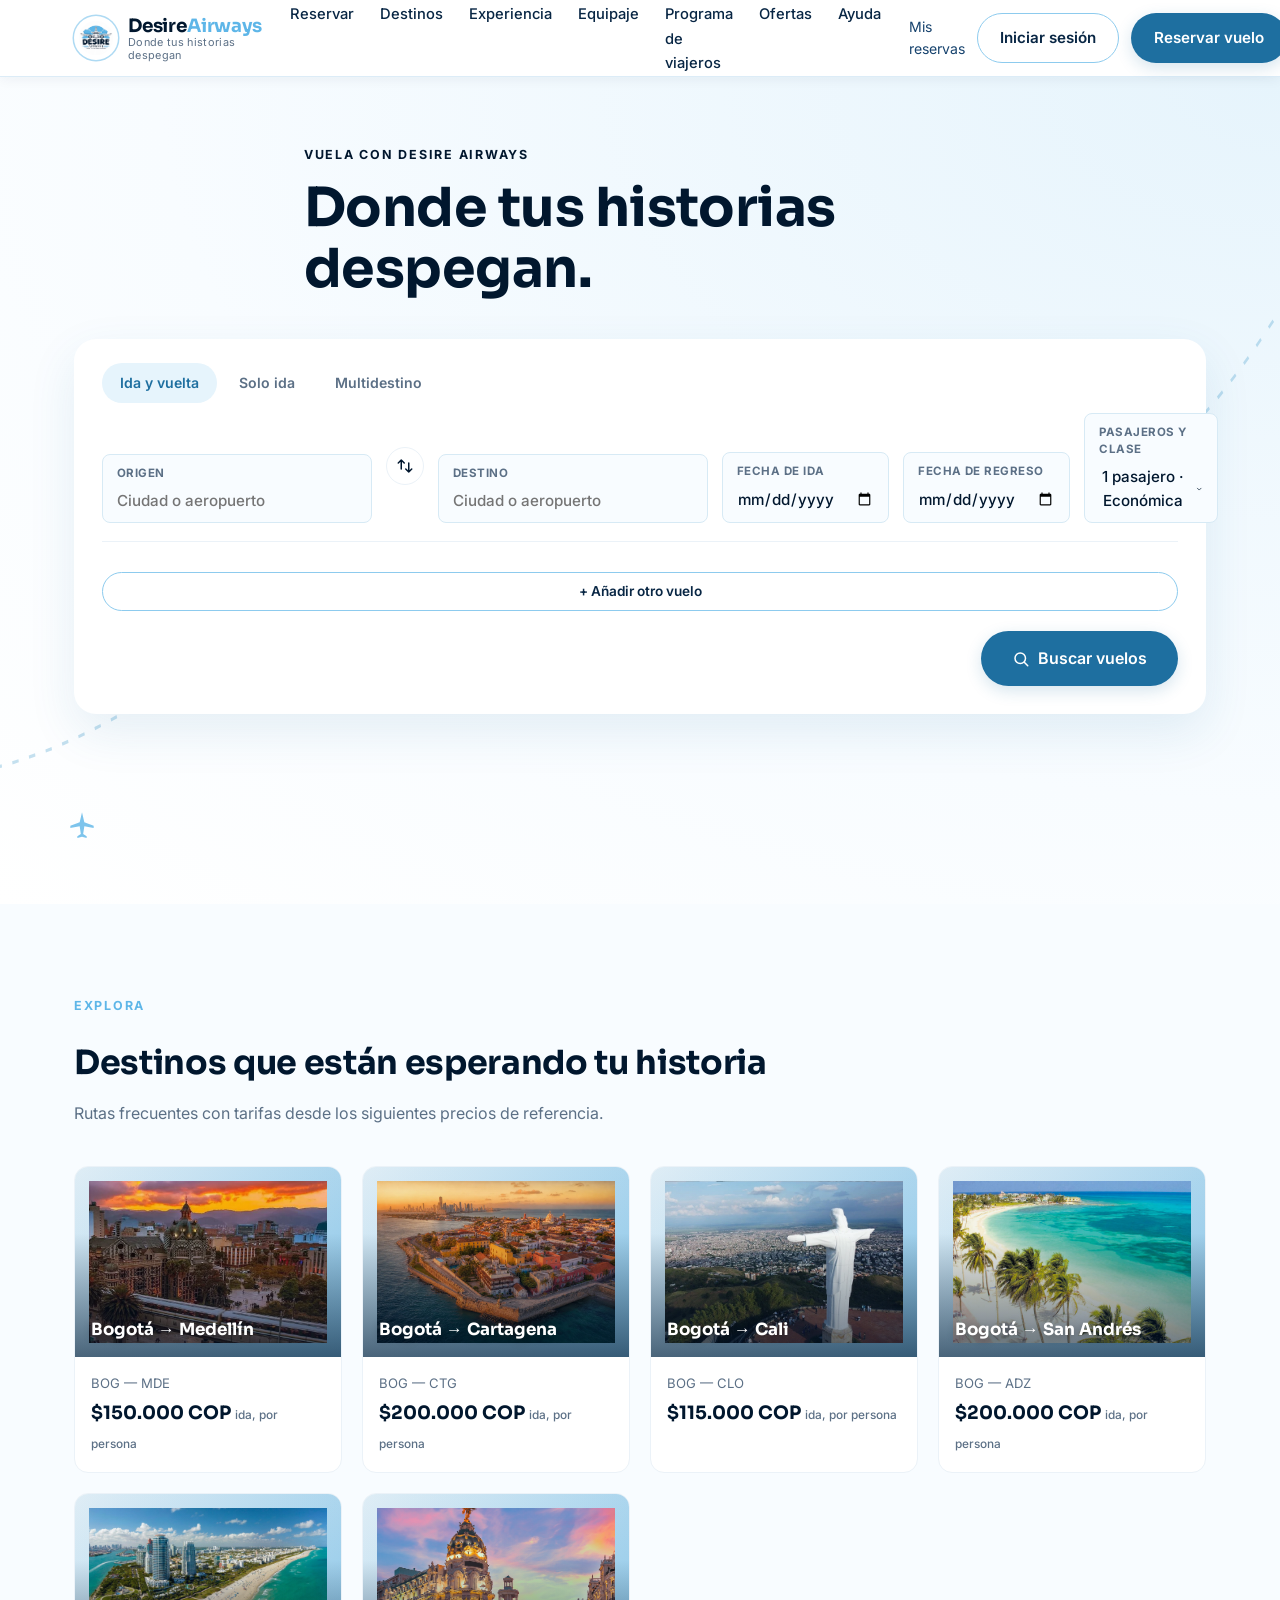
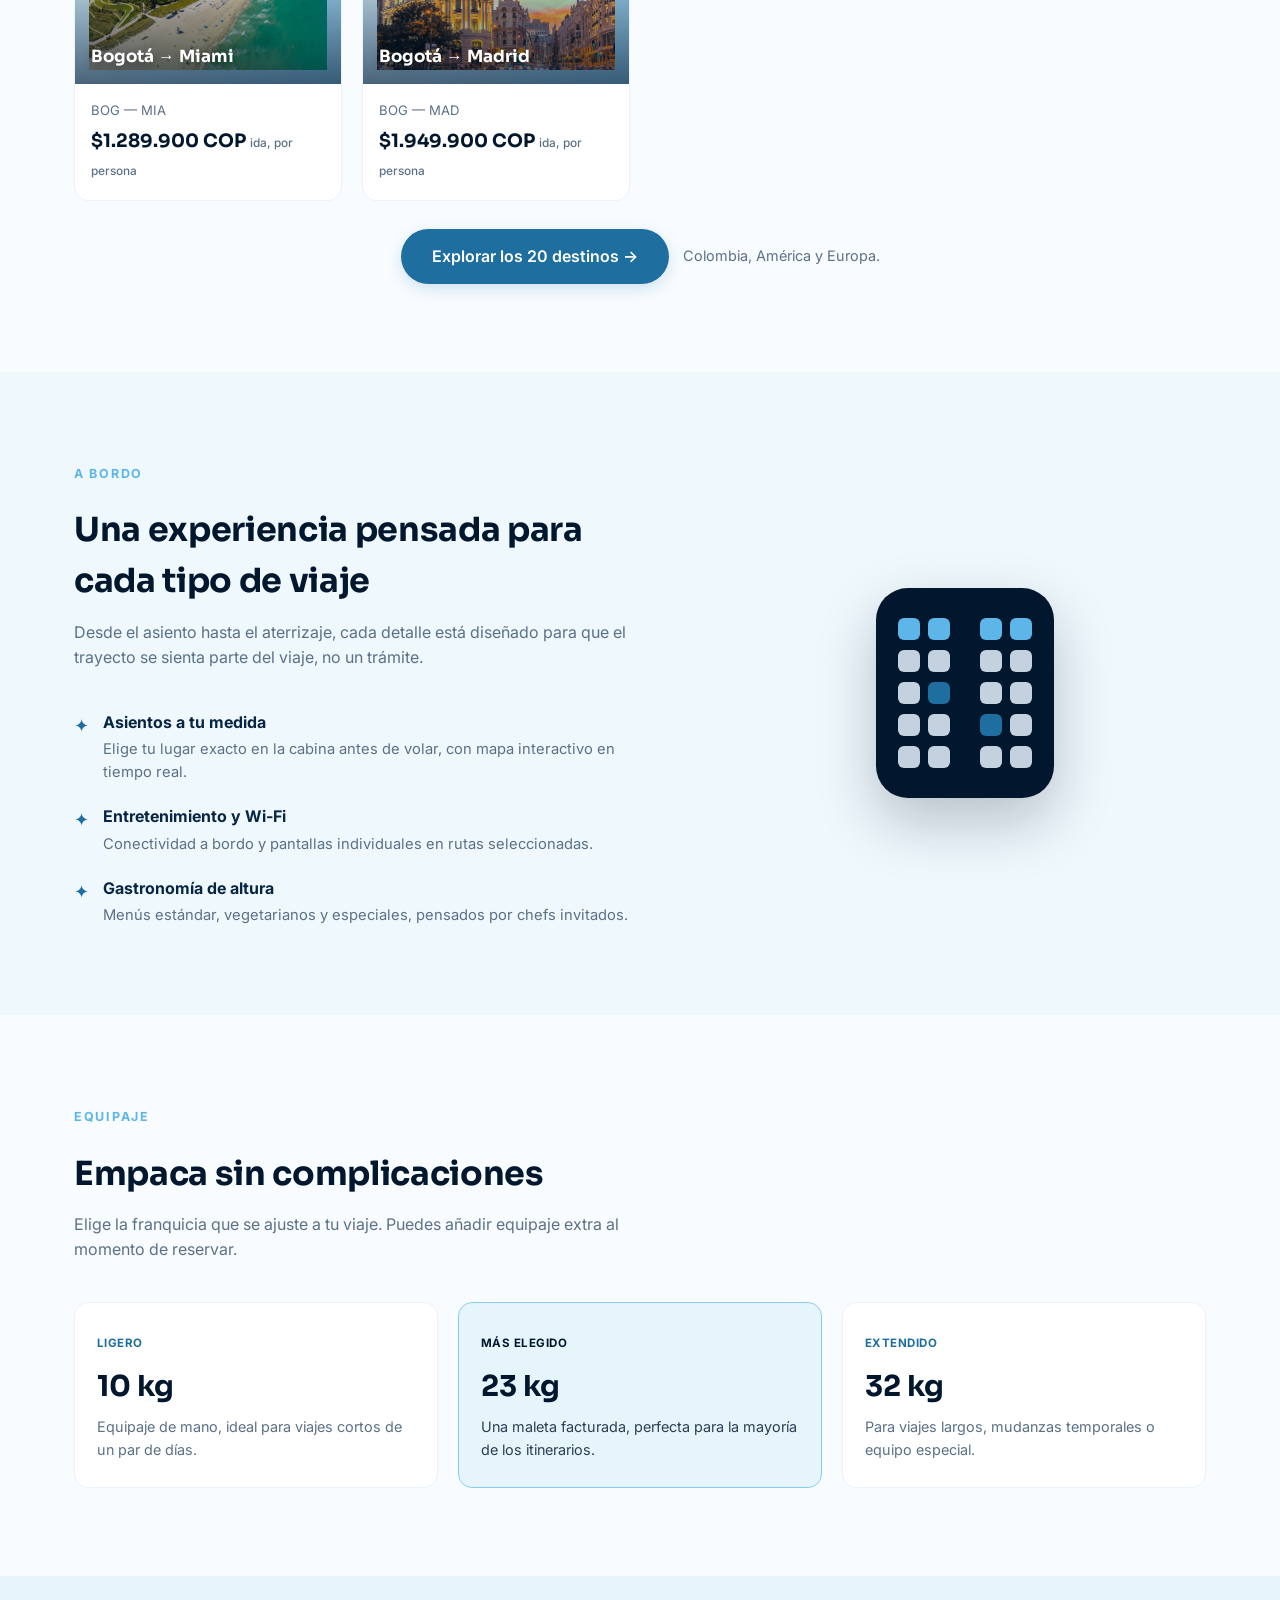
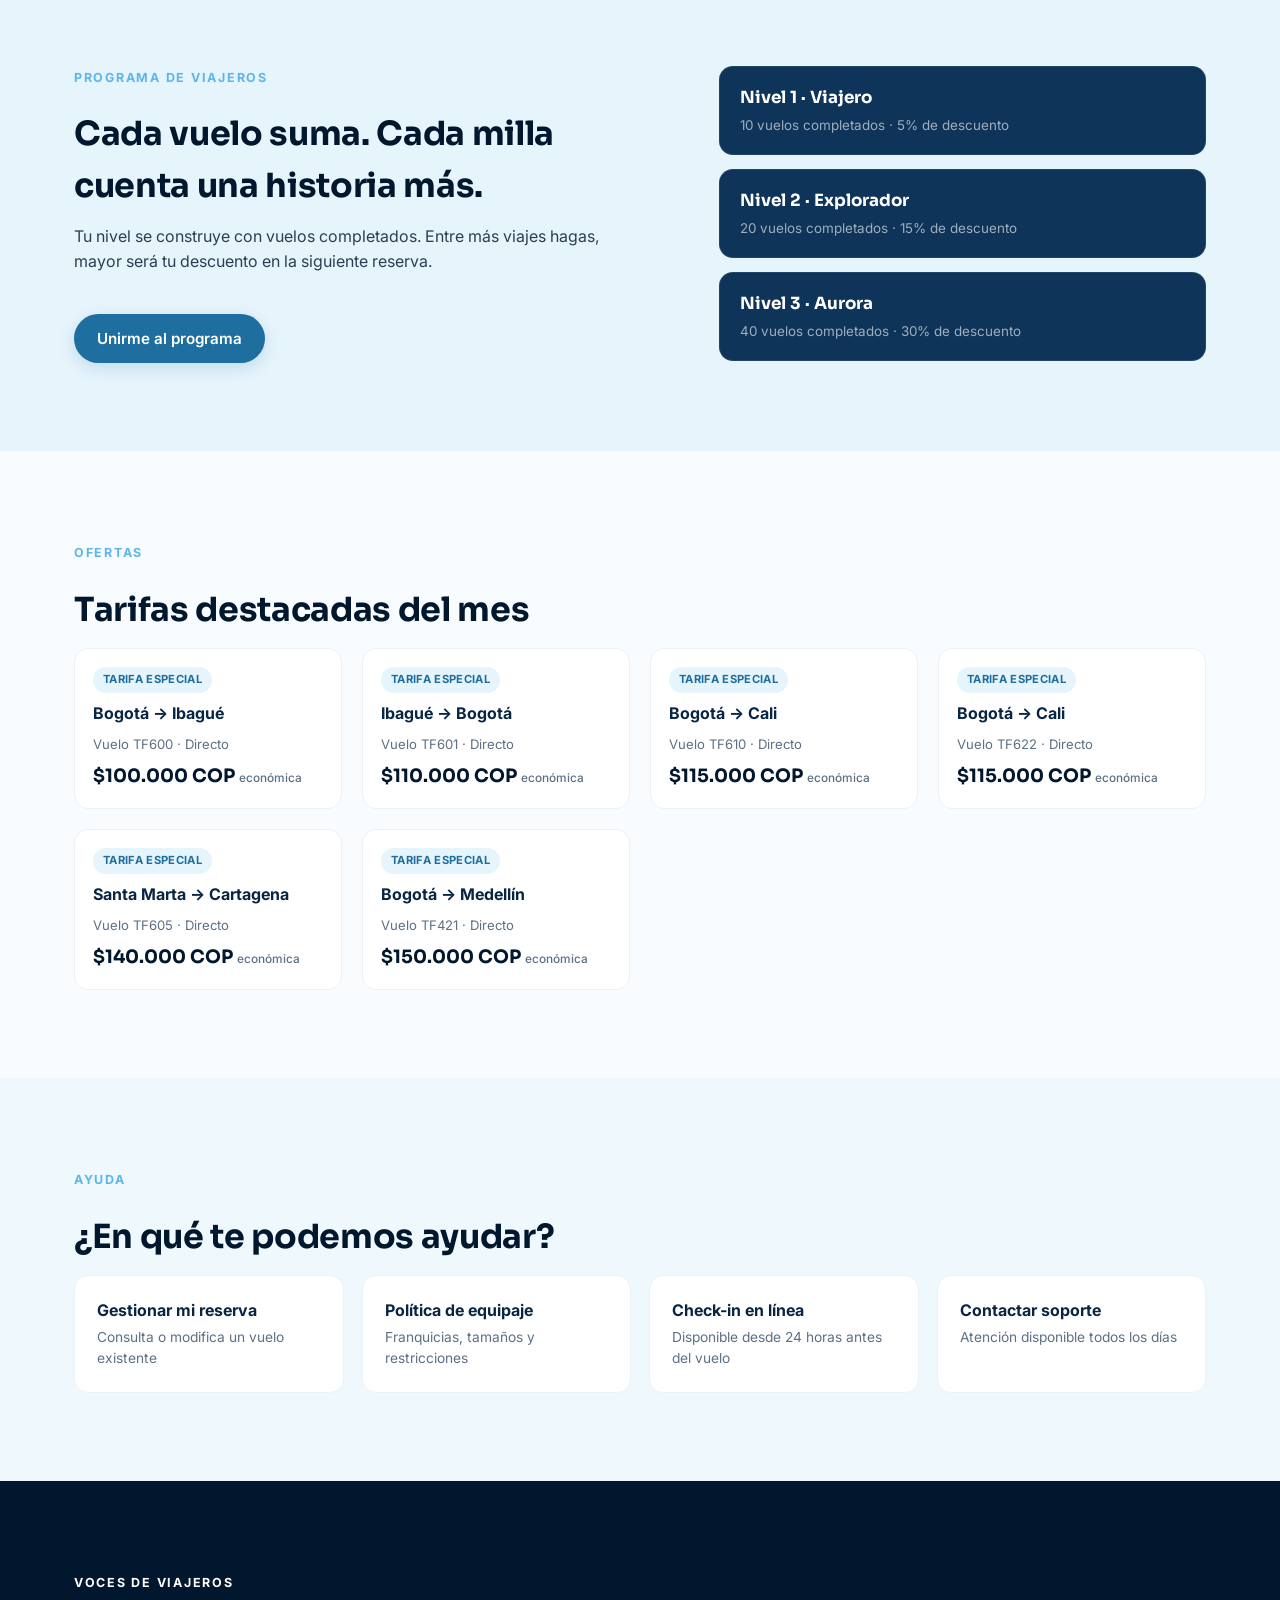
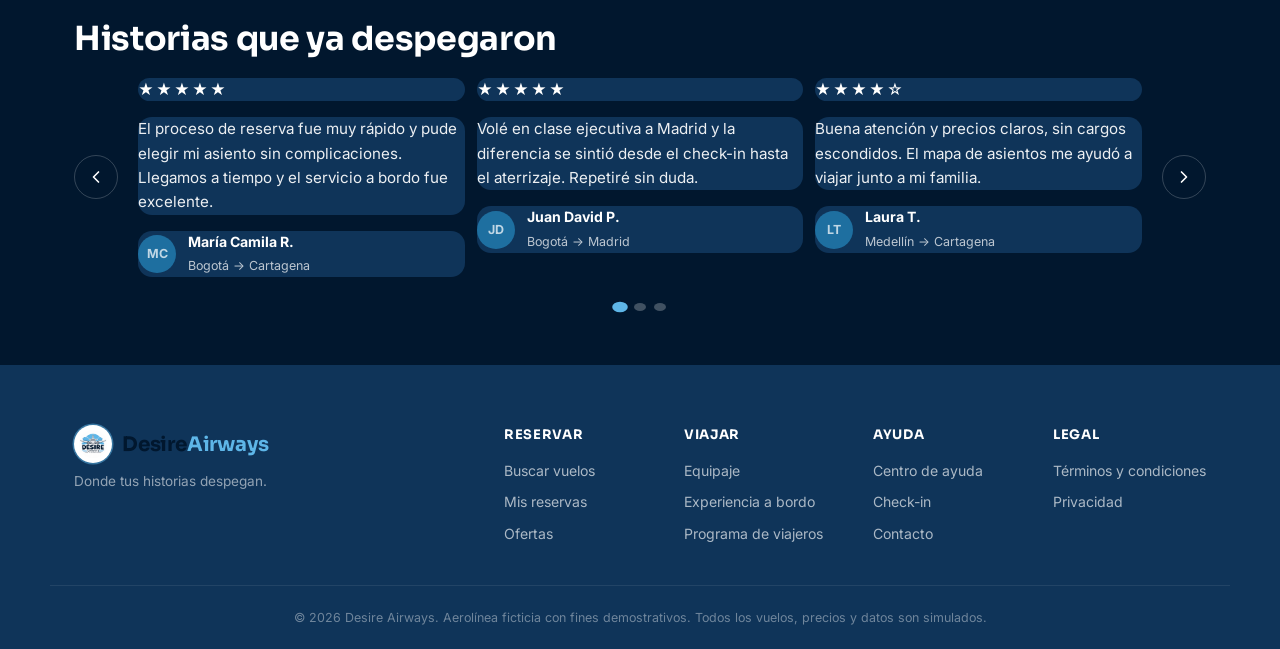
<file: extra.html>
<!DOCTYPE html><html lang="es"><head><meta charset="UTF-8"><meta name="viewport" content="width=device-width, initial-scale=1.0"><title>Extras | Desire Airways</title><link rel="icon" href="assets/logo.jpg"><link rel="stylesheet" href="styles.css"><style>.extras-grid{display:grid;grid-template-columns:repeat(2,1fr);gap:16px}.extra-card{border:1px solid var(--gray-300);border-radius:16px;padding:20px;background:#fff;display:flex;gap:14px;align-items:flex-start}.extra-card input{margin-top:5px}.extra-card h3{font-size:1rem;margin-bottom:4px}.extra-card p{font-size:.88rem;color:var(--gray-500)}@media(max-width:700px){.extras-grid{grid-template-columns:1fr}}</style></head><body><header class="site-header"><div class="container header-inner"><a href="index.html" class="brand"><span class="brand-mark"><img src="assets/logo.jpg" alt="Desire Airways"></span><span class="brand-text"><span class="brand-name">Desire<em>Airways</em></span><span class="brand-tagline">Donde tus historias despegan</span></span></a><div class="header-actions"><a href="mis-reservas.html" class="link-quiet">Mis reservas</a><a href="perfil.html" class="link-quiet">Mi perfil</a></div></div></header><main><section class="section booking-flow-section"><div class="container"><ol class="stepper-progress"><li class="is-done">Vuelo</li><li class="is-done">Detalle</li><li class="is-done">Asiento</li><li class="is-done">Pasajeros</li><li class="is-active">Extras</li><li>Pago</li></ol><div class="flow-layout"><div class="card-panel"><p class="eyebrow">Personaliza tu viaje</p><h1 class="section-title">Elige tus extras</h1><p class="section-lead">Añade solo lo que necesites. Puedes continuar sin seleccionar extras.</p><div class="extras-grid"><label class="extra-card"><input type="checkbox" data-extra="equipaje" data-price="95000"><span><h3>Equipaje adicional</h3><p>Una pieza facturada adicional de hasta 23 kg · $95.000 COP</p></span></label><label class="extra-card"><input type="checkbox" data-extra="prioridad" data-price="45000"><span><h3>Embarque prioritario</h3><p>Sube al avión antes y organiza tu equipaje con más calma · $45.000 COP</p></span></label><label class="extra-card"><input type="checkbox" data-extra="aventura" data-price="30000"><span><h3>Aventura Kits</h3><p>Los niños podrán disfrutar de entretenimiento especial durante el vuelo · $30.000 COP por niño</p></span></label><label class="extra-card"><input type="checkbox" data-extra="flexible" data-price="75000"><span><h3>Cambio flexible</h3><p>Mayor flexibilidad para modificar la fecha del vuelo · $75.000 COP</p></span></label></div><div style="margin-top:24px"><button id="extras-continue" class="btn btn-primary btn-large">Continuar a pago</button></div></div><aside class="flow-sidebar"><div class="summary-card"><h3>Resumen</h3><div id="extra-flight-summary"></div><div class="summary-divider"></div><div class="summary-row"><span>Vuelo + asiento</span><span id="extra-base">—</span></div><div class="summary-row"><span>Extras</span><span id="extra-total">$0 COP</span></div><div class="summary-row summary-total"><span>Total</span><span id="extra-grand">—</span></div><p class="summary-note">Los extras son opcionales.</p></div></aside></div></div></section></main><footer class="site-footer"><div class="container footer-bottom"><p>© 2026 Desire Airways. Todos los datos son simulados.</p></div></footer><script src="vuelos.js"></script><script src="reservas.js"></script><script src="script.js"></script><script>document.addEventListener('DOMContentLoaded',()=>{const v=leerEstado(RESERVAS_KEYS.vuelo),s=leerEstado(RESERVAS_KEYS.asiento);if(!v){location.href='index.html#buscador';return}const asientos=normalizarAsientosSeleccionados(s);const extraAsiento=calcularPrecioExtraAsientos(asientos);const busqueda=leerEstado(RESERVAS_KEYS.busqueda)||{};const totalNinos=Number(busqueda.ninos ?? busqueda.children ?? 0);const totalPagando=Math.max(1,Number(busqueda.adultos ?? busqueda.adults ?? 1)+Number(busqueda.ninos ?? busqueda.children ?? 0));const base=v.precio*totalPagando+extraAsiento;document.getElementById('extra-base').textContent=formatearMoneda(base);document.getElementById('extra-flight-summary').innerHTML='<strong>'+v.id+'</strong> · '+buscarAeropuerto(v.origen).ciudad+' → '+buscarAeropuerto(v.destino).ciudad;const checks=[...document.querySelectorAll('[data-extra]')];const old=leerEstado(RESERVAS_KEYS.extras);if(old?.items) checks.forEach(c=>{if(old.items.some(x=>x.tipo===c.dataset.extra))c.checked=true});function update(){const items=checks.filter(c=>c.checked).map(c=>{const tipo=c.dataset.extra;const precioBase=Number(c.dataset.price||0);const precio=tipo==='aventura'?precioBase*totalNinos:precioBase;return{tipo,precio};});const total=items.reduce((a,x)=>a+x.precio,0);document.getElementById('extra-total').textContent=formatearMoneda(total);document.getElementById('extra-grand').textContent=formatearMoneda(base+total);return items}checks.forEach(c=>c.addEventListener('change',update));update();document.getElementById('extras-continue').onclick=()=>{guardarEstado(RESERVAS_KEYS.extras,{items:update()});location.href='pago.html'}});</script></body></html>
</file>
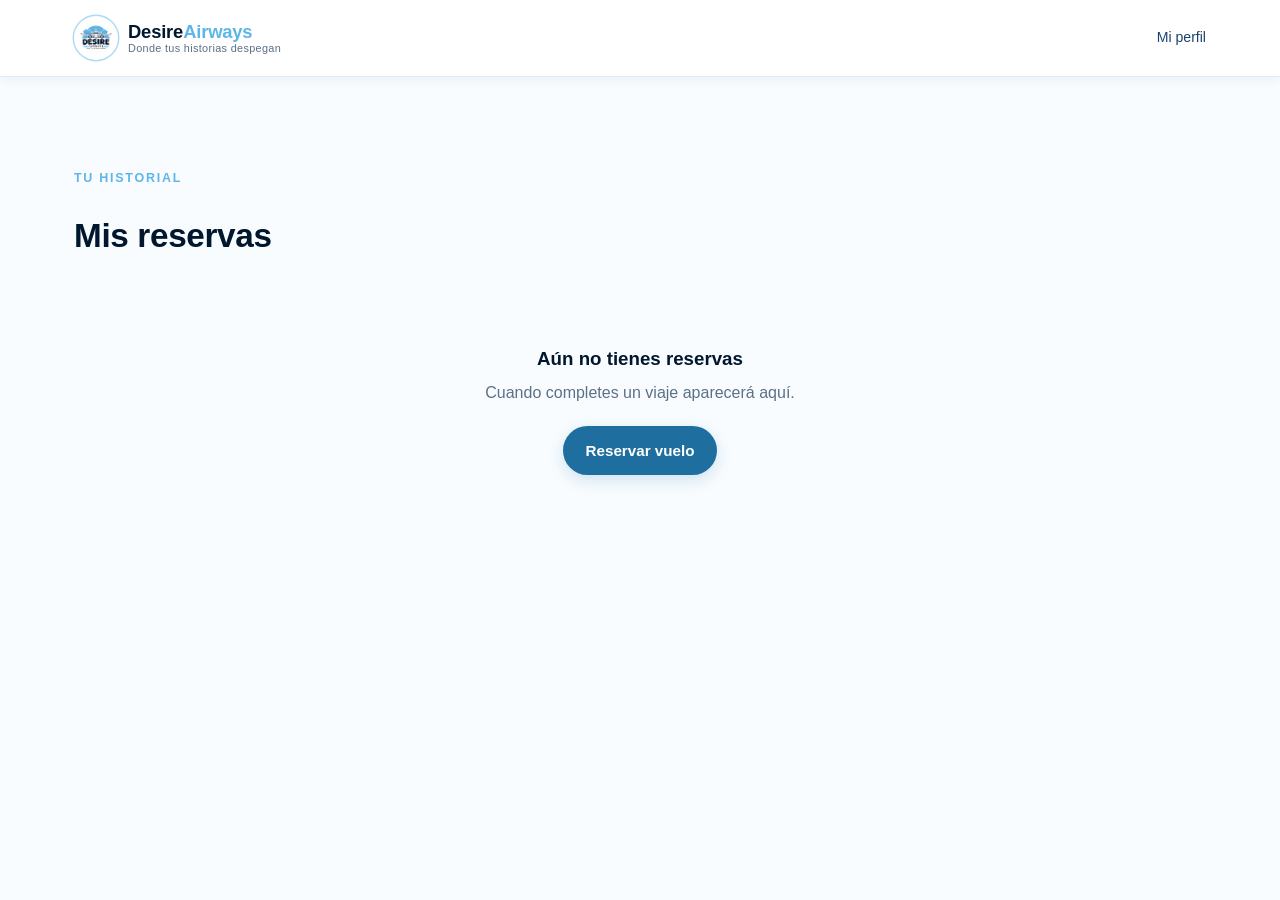
<file: mis-reservas.html>
<!DOCTYPE html><html lang="es"><head><meta charset="UTF-8"><meta name="viewport" content="width=device-width, initial-scale=1.0"><title>Mis reservas | Desire Airways</title><link rel="icon" href="assets/logo.jpg"><link rel="stylesheet" href="styles.css"></head><body><header class="site-header"><div class="container header-inner"><a href="index.html" class="brand"><span class="brand-mark"><img src="assets/logo.jpg" alt="Desire Airways"></span><span class="brand-text"><span class="brand-name">Desire<em>Airways</em></span><span class="brand-tagline">Donde tus historias despegan</span></span></a><div class="header-actions"><a href="perfil.html" class="link-quiet">Mi perfil</a></div></div></header><main><section class="section"><div class="container"><p class="eyebrow">Tu historial</p><h1 class="section-title">Mis reservas</h1><div id="reservas-list" style="display:grid;gap:16px;margin-top:22px"></div></div></section></main><script src="vuelos.js"></script><script src="reservas.js"></script><script>document.addEventListener('DOMContentLoaded',()=>{const list=document.getElementById('reservas-list'),rs=leerEstado(RESERVAS_KEYS.reservasGuardadas)||[];// FOTO POR DESTINO: los archivos dest-*.jpg se pueden reemplazar por tus propias imágenes.
const map={BOG:'dest-bogota.png',CTG:'dest-cartagena.webp',MDE:'dest-mde.jpg',CLO:'dest-clo.jpg',SMR:'dest-smr.jpg',IBE:'dest-armenia.webp',ADZ:'dest-san-andres.jpg',MIA:'dest-miami.jpg',JFK:'dest-new-york.webp',MEX:'dest-mexico-city.jpg',LIM:'dest-lima.jpg',EZE:'dest-buenos-aires.jpg',SCL:'dest-santiago.jpg',YYZ:'dest-toronto.jpg',GRU:'dest-buenos-aires.jpg',MAD:'dest-mad.jpg',CDG:'dest-paris.jpg',LHR:'dest-lhr.jpg',BCN:'dest-bcn.jpg',LIS:'dest-lis.jpg'};if(!rs.length){list.innerHTML='<div class="empty-state"><h3>Aún no tienes reservas</h3><p>Cuando completes un viaje aparecerá aquí.</p><a class="btn btn-primary" href="index.html#buscador">Reservar vuelo</a></div>';return}list.innerHTML=rs.slice().reverse().map(r=>{const city=buscarAeropuerto(r.vuelo.destino).ciudad;return '<article class="card-panel" style="overflow:hidden"><img src="assets/'+(map[r.vuelo.destino]||'aircraft-flight.svg')+'" alt="'+city+'" style="width:100%;height:170px;object-fit:cover;border-radius:14px;margin-bottom:14px"><div><div class="summary-row"><strong>'+r.codigo+'</strong><span>'+formatearMoneda(r.total)+'</span></div><p>'+buscarAeropuerto(r.vuelo.origen).ciudad+' → '+city+' · '+r.vuelo.id+'</p><p style="color:var(--gray-500)">'+r.millas+' millas ganadas</p></div></article>'}).join('')})</script></body></html>
</file>
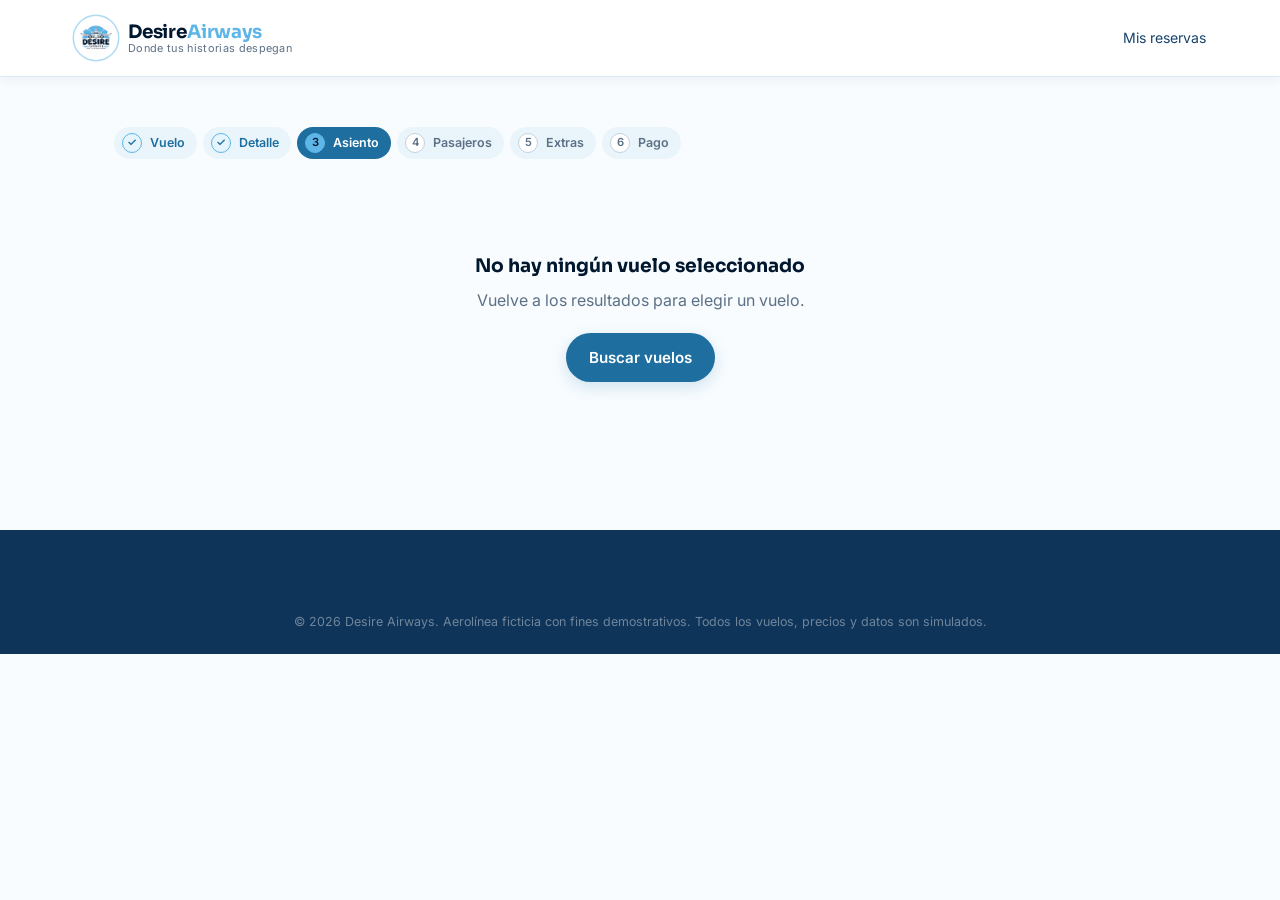
<file: pago.html>
<!DOCTYPE html><html lang="es"><head><meta charset="UTF-8"><meta name="viewport" content="width=device-width, initial-scale=1.0"><title>Pago | Desire Airways</title><link rel="icon" href="assets/logo.jpg"><link rel="stylesheet" href="styles.css"></head><body><header class="site-header"><div class="container header-inner"><a href="index.html" class="brand"><span class="brand-mark"><img src="assets/logo.jpg" alt="Desire Airways"></span><span class="brand-text"><span class="brand-name">Desire<em>Airways</em></span><span class="brand-tagline">Donde tus historias despegan</span></span></a><div class="header-actions"><a href="perfil.html" class="link-quiet">Mi perfil</a><a href="tel:+573127256102" class="btn btn-ghost">☎ Soporte</a></div></div></header><main><section class="section booking-flow-section"><div class="container"><ol class="stepper-progress"><li class="is-done">Vuelo</li><li class="is-done">Detalle</li><li class="is-done">Asiento</li><li class="is-done">Pasajeros</li><li class="is-done">Extras</li><li class="is-active">Pago</li></ol><div class="flow-layout"><div class="card-panel"><p class="eyebrow">Último paso</p><h1 class="section-title">Completa tu pago</h1><form id="payment-form"><div class="field"><label for="method">Método de pago</label><select id="method"><option>Tarjeta débito/crédito</option><option>PSE</option><option>Transferencia bancaria</option></select></div><div class="search-grid" style="margin-top:16px"><div class="field"><label for="card">Número de tarjeta</label><input id="card" inputmode="numeric" placeholder="0000 0000 0000 0000" required></div><div class="field"><label for="name">Titular</label><input id="name" placeholder="Nombre completo" required></div><div class="field"><label for="expiry">Vencimiento</label><input id="expiry" placeholder="MM/AA" required></div><div class="field"><label for="cvv">CVV</label><input id="cvv" inputmode="numeric" maxlength="4" placeholder="123" required></div></div><label style="display:flex;gap:8px;margin:18px 0;font-size:.9rem"><input type="checkbox" required> Acepto los términos de la reserva y confirmo que los datos son correctos.</label><button class="btn btn-primary btn-large" type="submit">Pagar y confirmar reserva</button></form></div><aside class="flow-sidebar"><div class="summary-card"><h3>Resumen de pago</h3><div id="pay-summary"></div><div class="summary-divider"></div><div class="summary-row"><span>Descuento</span><span id="pay-discount">—</span></div><div class="summary-row"><span>Total</span><strong id="pay-total">—</strong></div><p class="summary-note">Pago simulado para fines demostrativos.</p></div></aside></div></div></section></main><footer class="site-footer"><div class="container footer-bottom"><p>© 2026 Desire Airways. Todos los datos son simulados.</p></div></footer><script src="vuelos.js"></script><script src="reservas.js"></script><script>document.addEventListener('DOMContentLoaded',()=>{const v=leerEstado(RESERVAS_KEYS.vuelo),s=leerEstado(RESERVAS_KEYS.asiento),p=leerEstado(RESERVAS_KEYS.pasajeros),e=leerEstado(RESERVAS_KEYS.extras);if(!v||!p){location.href='pasajeros.html';return}const asientos=normalizarAsientosSeleccionados(s);const busqueda=leerEstado(RESERVAS_KEYS.busqueda)||{};const totalPagando=Math.max(1,Number(busqueda.adultos ?? busqueda.adults ?? 1)+Number(busqueda.ninos ?? busqueda.children ?? 0));const subtotal=(v.precio*totalPagando) + calcularPrecioExtraAsientos(asientos) + (e?.items||[]).reduce((a,x)=>a+x.precio,0);const profileActual=leerEstado('da_perfil')||{nombre:p[0]?.nombre||'Viajero Desire',correo:p[0]?.correo||'',millas:0,reservas:0,vuelos:0};const vuelosCompletados=Number(profileActual.vuelos||profileActual.reservas)||0;const descuento=vuelosCompletados>=40?.30:vuelosCompletados>=20?.15:vuelosCompletados>=10?.05:0;const total=Math.round(subtotal*(1-descuento));document.getElementById('pay-summary').innerHTML='<div class="summary-row"><span>'+buscarAeropuerto(v.origen).ciudad+' → '+buscarAeropuerto(v.destino).ciudad+'</span><span>'+v.id+'</span></div><div class="summary-row"><span>Pasajeros</span><span>'+p.length+'</span></div>';document.getElementById('pay-total').textContent=formatearMoneda(total);document.getElementById('pay-discount').textContent=descuento?Math.round(descuento*100)+'%':'0%';document.getElementById('payment-form').addEventListener('submit',ev=>{ev.preventDefault();const reserva={codigo:generarCodigoReserva(),fechaCreacion:new Date().toISOString(),vuelo:v,asiento:asientos,pasajeros:p,extras:e?.items||[],total,millas:Math.max(100,Math.floor(total/10000)),descuento:Math.round(descuento*100)};guardarReservaCompletada(reserva);const profile=profileActual;profile.millas=(profile.millas||0)+reserva.millas;profile.reservas=(profile.reservas||0)+1;profile.vuelos=(profile.vuelos||0)+1;guardarEstado('da_perfil',profile);location.href='confirmacion.html'})});</script></body></html>
</file>
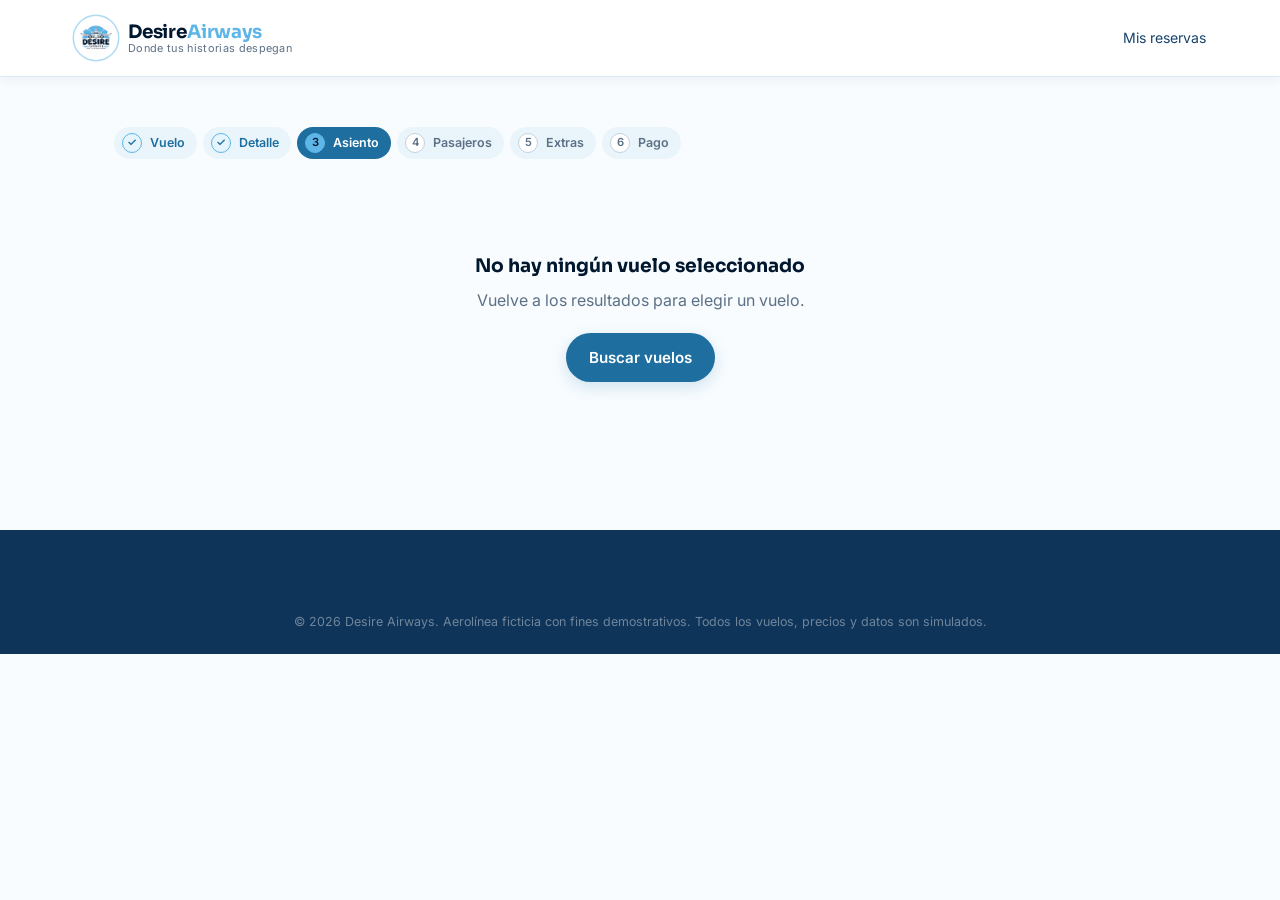
<file: pasajeros.html>
<!DOCTYPE html>
<html lang="es">
<head>
  <meta charset="UTF-8">
  <meta name="viewport" content="width=device-width, initial-scale=1.0">
  <title>Datos del pasajero | Desire Airways</title>
  <link rel="icon" type="image/jpeg" href="assets/logo.jpg">
  <link rel="preconnect" href="https://fonts.googleapis.com">
  <link rel="preconnect" href="https://fonts.gstatic.com" crossorigin>
  <link href="https://fonts.googleapis.com/css2?family=Sora:wght@400;600;700;800&family=Inter:wght@400;500;600;700&display=swap" rel="stylesheet">
  <link rel="stylesheet" href="styles.css">
</head>
<body>
  <header class="site-header">
    <div class="container header-inner">
      <a href="index.html" class="brand">
        <span class="brand-mark"><img src="assets/logo.jpg" alt="Desire Airways"></span>
        <span class="brand-text">
          <span class="brand-name">Desire<em>Airways</em></span>
          <span class="brand-tagline">Donde tus historias despegan</span>
        </span>
      </a>
      <div class="header-actions">
        <a href="mis-reservas.html" class="link-quiet">Mis reservas</a>
        <a href="tel:+573127256102" class="btn btn-primary btn-small">☎ Soporte</a>
      </div>
    </div>
  </header>

  <main>
    <section class="section booking-flow-section">
      <div class="container">
        <ol class="stepper-progress" aria-label="Progreso de la reserva">
          <li class="is-done">Vuelo</li>
          <li class="is-done">Detalle</li>
          <li class="is-done">Asiento</li>
          <li class="is-active">Pasajeros</li>
          <li>Extras</li>
          <li>Pago</li>
        </ol>

        <div class="flow-layout">
          <div class="card-panel">
            <p class="eyebrow">Paso 4 de 6</p>
            <h1 class="section-title">Datos del pasajero</h1>
            <p class="section-lead">Ingresa los datos tal como aparecen en el documento de viaje.</p>

            <form id="passenger-form" novalidate>
              <div id="passenger-list" class="passenger-list"></div>
              <p id="passenger-form-error" class="form-error" role="alert" aria-live="polite"></p>
              <div class="form-actions-row">
                <a href="asientos.html" class="btn btn-ghost">Volver a asiento</a>
                <button type="submit" class="btn btn-primary btn-large">Continuar a extras →</button>
              </div>
            </form>
          </div>

          <aside class="flow-sidebar">
            <div class="summary-card">
              <h3>Resumen del viaje</h3>
              <div id="passenger-flight-summary">Cargando…</div>
              <div class="summary-divider"></div>
              <div class="summary-row"><span>Asiento</span><span id="passenger-seat-summary">—</span></div>
              <div class="summary-row"><span>Pasajeros</span><span id="passenger-count-summary">—</span></div>
              <div class="summary-divider"></div>
              <a href="tel:+573127256102" class="support-card">☎ ¿Necesitas ayuda? <strong>+57 312 725 6102</strong></a>
              <p class="summary-note">Tu información se guarda localmente para continuar con la reserva.</p>
            </div>
          </aside>
        </div>
      </div>
    </section>
  </main>

  <footer class="site-footer">
    <div class="container footer-bottom">
      <p>© 2026 Desire Airways. Aerolínea ficticia con fines demostrativos. Todos los vuelos, precios y datos son simulados.</p>
    </div>
  </footer>

  <script src="vuelos.js"></script>
  <script src="reservas.js"></script>
  <script>
    document.addEventListener('DOMContentLoaded', () => {
      const vuelo = leerEstado(RESERVAS_KEYS.vuelo);
      const asiento = leerEstado(RESERVAS_KEYS.asiento);
      const asientos = normalizarAsientosSeleccionados(asiento);
      const busqueda = leerEstado(RESERVAS_KEYS.busqueda) || {};
      const form = document.getElementById('passenger-form');
      const list = document.getElementById('passenger-list');
      const errorBox = document.getElementById('passenger-form-error');

      if (!vuelo || asientos.length === 0) {
        window.location.href = 'asientos.html';
        return;
      }

      const adultos = Math.max(1, Number(busqueda.adultos ?? busqueda.adults ?? 1));
      const ninos = Math.max(0, Number(busqueda.ninos ?? busqueda.children ?? 0));
      const bebes = Math.max(0, Number(busqueda.bebes ?? busqueda.infants ?? 0));
      const totalPasajeros = adultos + ninos + bebes;
      const pasajerosConAsiento = adultos + ninos;
      if (asientos.length < pasajerosConAsiento) {
        window.location.href = 'asientos.html';
        return;
      }

      document.getElementById('passenger-count-summary').textContent = `${totalPasajeros} ${totalPasajeros === 1 ? 'pasajero' : 'pasajeros'}`;
      document.getElementById('passenger-seat-summary').textContent = asientos.map(item => item.codigo).join(', ') || '—';
      document.getElementById('passenger-flight-summary').innerHTML = `<strong>${vuelo.id}</strong><br>${buscarAeropuerto(vuelo.origen).ciudad} → ${buscarAeropuerto(vuelo.destino).ciudad}`;

      const guardados = leerEstado(RESERVAS_KEYS.pasajeros) || [];
      const tipos = [];
      for (let i = 0; i < adultos; i++) tipos.push('Adulto');
      for (let i = 0; i < ninos; i++) tipos.push('Niño');
      for (let i = 0; i < bebes; i++) tipos.push('Bebé');

      list.innerHTML = tipos.map((tipo, index) => {
        const p = guardados[index] || {};
        const nacimiento = p.fechaNacimiento || '';
        const esBebe = tipo === 'Bebé';
        const etiquetaDocumento = tipo === 'Adulto' ? 'Cédula' : tipo === 'Niño' ? 'Tarjeta de identidad' : 'Documento del acompañante';
        return `
          <fieldset class="passenger-card">
            <legend>Pasajero ${index + 1} · ${tipo}</legend>
            <div class="passenger-grid">
              <div class="field">
                <label for="nombre-${index}">Nombre</label>
                <input id="nombre-${index}" name="nombre-${index}" value="${escapeHtml(p.nombre || '')}" autocomplete="given-name" required>
              </div>
              <div class="field">
                <label for="apellido-${index}">Apellido</label>
                <input id="apellido-${index}" name="apellido-${index}" value="${escapeHtml(p.apellido || '')}" autocomplete="family-name" required>
              </div>
              <div class="field">
                <label for="correo-${index}">Correo</label>
                <input id="correo-${index}" name="correo-${index}" type="email" value="${escapeHtml(p.correo || '')}" autocomplete="email" required>
              </div>
              ${esBebe ? '' : `
              <div class="field">
                <label for="documento-${index}">${etiquetaDocumento}</label>
                <input id="documento-${index}" name="documento-${index}" inputmode="numeric" value="${escapeHtml(p.documento || '')}" autocomplete="off" required>
              </div>
              `}
              <div class="field">
                <label for="fecha-${index}">Fecha de nacimiento</label>
                <input id="fecha-${index}" name="fecha-${index}" type="date" value="${escapeHtml(nacimiento)}" required>
              </div>
            </div>
          </fieldset>`;
      }).join('');

      form.addEventListener('submit', (event) => {
        event.preventDefault();
        errorBox.textContent = '';

        // IMPORTANTE: FormData recibe aquí el elemento <form> real,
        // evitando el TypeError que aparecía en la versión anterior.
        const datos = new FormData(event.currentTarget);
        const pasajeros = tipos.map((tipo, index) => ({
          tipo,
          nombre: String(datos.get(`nombre-${index}`) || '').trim(),
          apellido: String(datos.get(`apellido-${index}`) || '').trim(),
          correo: String(datos.get(`correo-${index}`) || '').trim(),
          documento: String(datos.get(`documento-${index}`) || '').trim(),
          fechaNacimiento: String(datos.get(`fecha-${index}`) || '')
        }));

        const incompleto = pasajeros.some(p => {
          if (!p.nombre || !p.apellido || !p.correo || !p.fechaNacimiento) return true;
          if (p.tipo === 'Bebé') return false;
          return !p.documento;
        });
        const correoValido = pasajeros.every(p => /^[^\s@]+@[^\s@]+\.[^\s@]+$/.test(p.correo));
        if (incompleto) {
          errorBox.textContent = 'Completa todos los campos obligatorios de cada pasajero para continuar.';
          return;
        }
        if (!correoValido) {
          errorBox.textContent = 'Revisa que los correos electrónicos tengan un formato válido.';
          return;
        }

        guardarEstado(RESERVAS_KEYS.pasajeros, pasajeros);
        window.location.href = 'extra.html';
      });

      function escapeHtml(value) {
        return String(value).replace(/[&<>'"]/g, char => ({'&':'&amp;','<':'&lt;','>':'&gt;',"'":'&#39;','"':'&quot;'}[char]));
      }
    });
  </script>
</body>
</html>
</file>
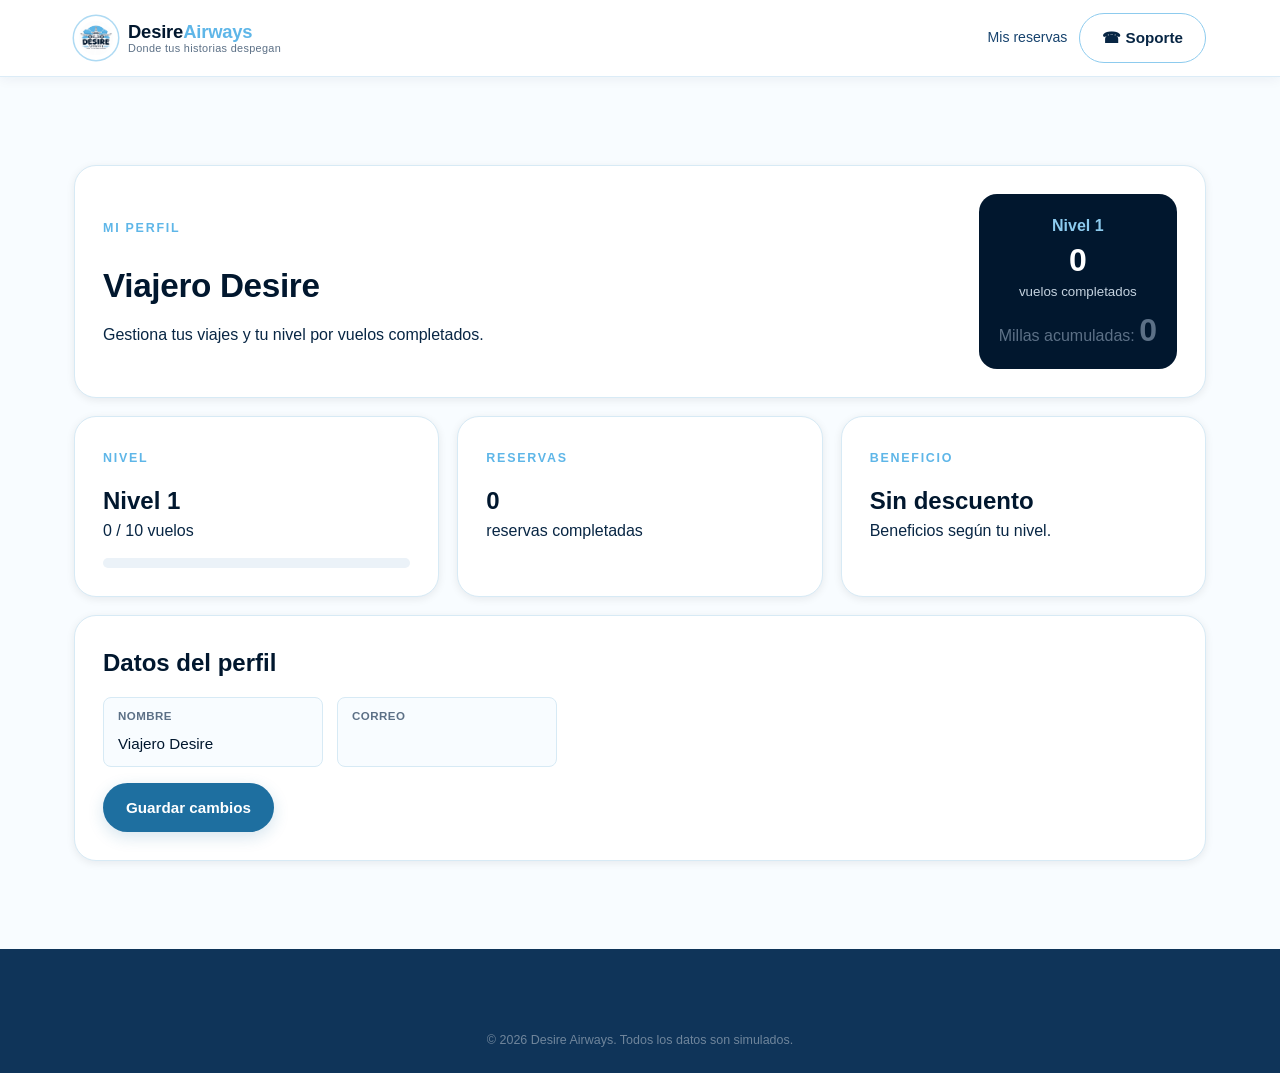
<file: perfil.html>
<!DOCTYPE html><html lang="es"><head><meta charset="UTF-8"><meta name="viewport" content="width=device-width, initial-scale=1.0"><title>Mi perfil | Desire Airways</title><link rel="icon" href="assets/logo.jpg"><link rel="stylesheet" href="styles.css"></head><body><header class="site-header"><div class="container header-inner"><a href="index.html" class="brand"><span class="brand-mark"><img src="assets/logo.jpg" alt="Desire Airways"></span><span class="brand-text"><span class="brand-name">Desire<em>Airways</em></span><span class="brand-tagline">Donde tus historias despegan</span></span></a><div class="header-actions"><a href="mis-reservas.html" class="link-quiet">Mis reservas</a><a href="tel:+573127256102" class="btn btn-ghost">☎ Soporte</a></div></div></header><main><section class="section"><div class="container"><div class="profile-hero card-panel"><div><p class="eyebrow">Mi perfil</p><h1 id="profile-name" class="section-title">Viajero Desire</h1><p id="profile-email" class="section-lead">Gestiona tus viajes y tu nivel por vuelos completados.</p></div><div class="profile-level"><span id="level">Explorer</span><strong id="flights-count">0</strong><small>vuelos completados</small><p style="margin:.4rem 0 0;color:var(--gray-500)">Millas acumuladas: <strong id="miles-secondary">0</strong></p></div></div><div class="profile-grid" style="display:grid;grid-template-columns:repeat(3,1fr);gap:18px;margin-top:18px"><div class="card-panel"><p class="eyebrow">Nivel</p><h2 id="level2">Explorer</h2><p id="progress-text">0 / 10 vuelos</p><div class="progress-track"><div id="progress" class="progress-bar" style="width:0%"></div></div></div><div class="card-panel"><p class="eyebrow">Reservas</p><h2 id="bookings">0</h2><p>reservas completadas</p></div><div class="card-panel"><p class="eyebrow">Beneficio</p><h2 id="benefit">Sin descuento</h2><p>Beneficios según tu nivel.</p></div></div><div class="card-panel" style="margin-top:18px"><h2>Datos del perfil</h2><form id="profile-form" style="margin-top:16px"><div class="search-grid"><div class="field"><label for="name">Nombre</label><input id="name"></div><div class="field"><label for="email">Correo</label><input id="email" type="email"></div></div><button class="btn btn-primary" style="margin-top:16px">Guardar cambios</button></form></div></div></section></main><footer class="site-footer"><div class="container footer-bottom"><p>© 2026 Desire Airways. Todos los datos son simulados.</p></div></footer><script src="reservas.js"></script><script>document.addEventListener('DOMContentLoaded',()=>{let p=leerEstado('da_perfil')||{nombre:'Viajero Desire',correo:'',millas:0,reservas:0,vuelos:0};const name=document.getElementById('profile-name'),email=document.getElementById('profile-email'),fc=document.getElementById('flights-count'),milesSecondary=document.getElementById('miles-secondary'),book=document.getElementById('bookings'),level=document.getElementById('level'),level2=document.getElementById('level2'),benefit=document.getElementById('benefit'),progress=document.getElementById('progress'),pt=document.getElementById('progress-text');function render(){const vuelos=Number(p.vuelos||p.reservas)||0;let lv='Nivel 1',next=10,ben='Sin descuento';if(vuelos>=40){lv='Nivel 3';next=40;ben='30% de descuento'}else if(vuelos>=20){lv='Nivel 2';next=40;ben='15% de descuento'}else if(vuelos>=10){lv='Nivel 1';next=20;ben='5% de descuento'}name.textContent=p.nombre||'Viajero Desire';email.textContent=p.correo||'Gestiona tus viajes y tu nivel por vuelos completados.';fc.textContent=vuelos;milesSecondary.textContent=Number(p.millas||0).toLocaleString('es-CO');book.textContent=p.reservas||0;level.textContent=level2.textContent=lv;benefit.textContent=ben;const prev=vuelos>=40?40:vuelos>=20?20:vuelos>=10?10:0;const target=next;progress.style.width=(vuelos>=40?100:Math.min(100,((vuelos-prev)/(target-prev))*100))+'%';pt.textContent=vuelos>=40?vuelos+' vuelos · nivel máximo':vuelos+' / '+target+' vuelos';document.getElementById('name').value=p.nombre||'';document.getElementById('email').value=p.correo||''}render();document.getElementById('profile-form').addEventListener('submit',e=>{e.preventDefault();p.nombre=document.getElementById('name').value.trim()||'Viajero Desire';p.correo=document.getElementById('email').value.trim();guardarEstado('da_perfil',p);render()})})</script></body></html>
</file>
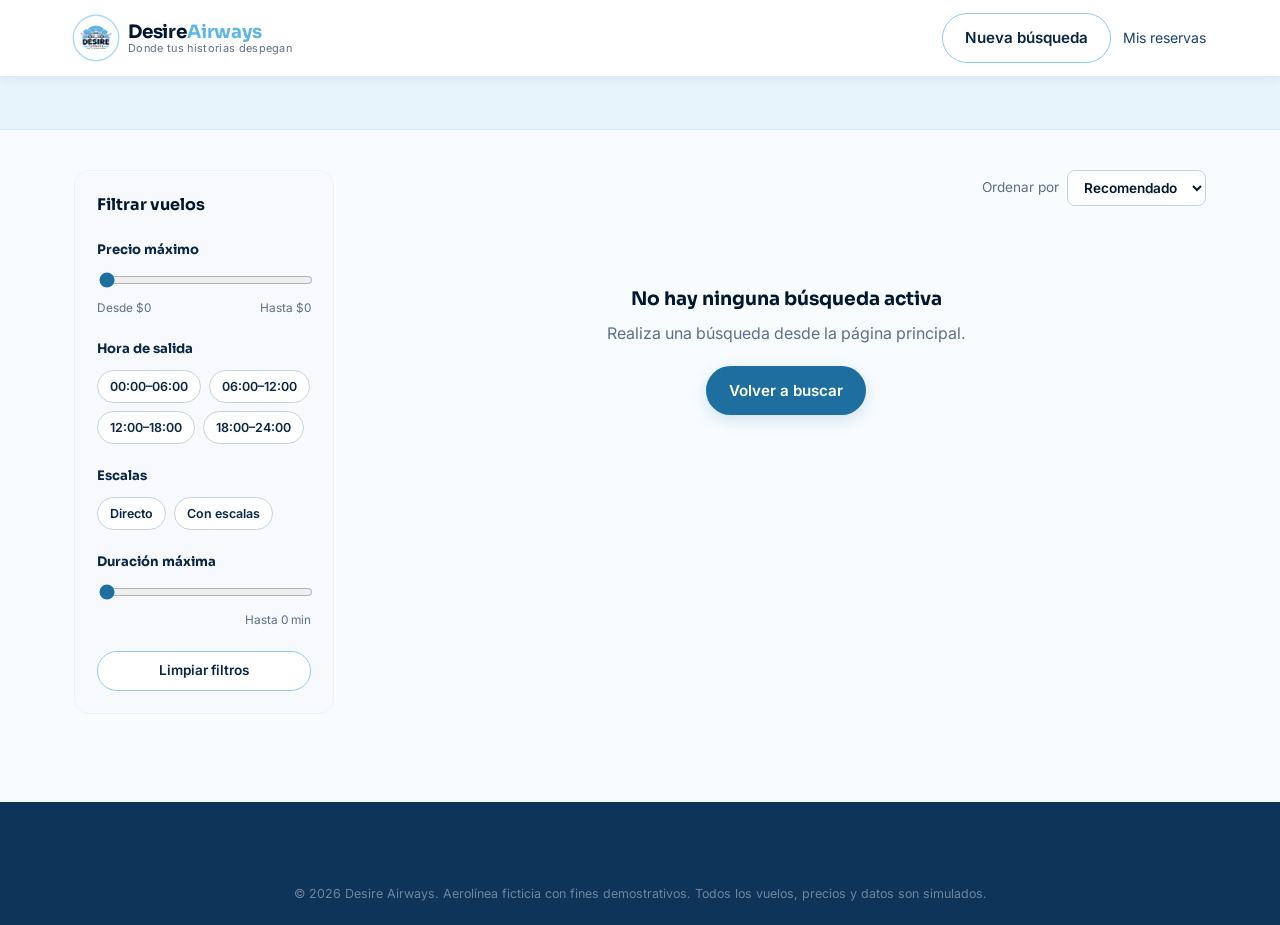
<file: resultados.html>
<!DOCTYPE html>
<html lang="es">
<head>
  <meta charset="UTF-8">
  <meta name="viewport" content="width=device-width, initial-scale=1.0">
  <title>Resultados de búsqueda | Desire Airways</title>
  <link rel="icon" type="image/jpeg" href="assets/logo.jpg">
  <link rel="preconnect" href="https://fonts.googleapis.com">
  <link rel="preconnect" href="https://fonts.gstatic.com" crossorigin>
  <link href="https://fonts.googleapis.com/css2?family=Sora:wght@400;600;700;800&family=Inter:wght@400;500;600;700&display=swap" rel="stylesheet">
  <link rel="stylesheet" href="styles.css">
</head>
<body>

  <header class="site-header">
    <div class="container header-inner">
      <a href="index.html" class="brand">
        <span class="brand-mark"><img src="assets/logo.jpg" alt="Desire Airways"></span>
        <span class="brand-text">
          <span class="brand-name">Desire<em>Airways</em></span>
          <span class="brand-tagline">Donde tus historias despegan</span>
        </span>
      </a>
      <div class="header-actions">
        <a href="index.html#buscador" class="btn btn-ghost">Nueva búsqueda</a>
        <a href="mis-reservas.html" class="link-quiet">Mis reservas</a>
      </div>
    </div>
  </header>

  <main>
    <section class="results-summary">
      <div class="container">
        <div class="results-summary-inner" id="results-summary">
          <!-- Generado por script.js: ruta, fecha, pasajeros, clase -->
        </div>
      </div>
    </section>

    <section class="section results-section">
      <div class="container results-layout">

        <!-- ============ FILTROS ============ -->
        <aside class="filters-panel" id="filters-panel">
          <h3>Filtrar vuelos</h3>

          <div class="filter-group">
            <h4>Precio máximo</h4>
            <input type="range" id="filter-price" min="0" max="0" step="10000">
            <div class="filter-range-labels">
              <span>Desde $0</span>
              <span id="filter-price-value">Hasta $0</span>
            </div>
          </div>

          <div class="filter-group">
            <h4>Hora de salida</h4>
            <div class="filter-chips" id="filter-hora">
              <button type="button" class="chip" data-hora="madrugada">00:00–06:00</button>
              <button type="button" class="chip" data-hora="manana">06:00–12:00</button>
              <button type="button" class="chip" data-hora="tarde">12:00–18:00</button>
              <button type="button" class="chip" data-hora="noche">18:00–24:00</button>
            </div>
          </div>

          <div class="filter-group">
            <h4>Escalas</h4>
            <div class="filter-chips" id="filter-escalas">
              <button type="button" class="chip" data-escalas="directo">Directo</button>
              <button type="button" class="chip" data-escalas="escala">Con escalas</button>
            </div>
          </div>

          <div class="filter-group">
            <h4>Duración máxima</h4>
            <input type="range" id="filter-duration" min="0" max="0" step="15">
            <div class="filter-range-labels">
              <span></span>
              <span id="filter-duration-value">Hasta 0 min</span>
            </div>
          </div>

          <button type="button" class="btn btn-ghost btn-block btn-small" id="filters-reset">Limpiar filtros</button>
        </aside>

        <!-- ============ LISTA DE RESULTADOS ============ -->
        <div class="results-list-wrap">
          <div class="results-toolbar">
            <span id="results-count">Buscando vuelos…</span>
            <div class="sort-control">
              <label for="sort-select">Ordenar por</label>
              <select id="sort-select">
                <option value="recomendado">Recomendado</option>
                <option value="barato">Más barato</option>
                <option value="rapido">Más rápido</option>
                <option value="salida">Hora de salida</option>
              </select>
            </div>
          </div>

          <div class="flight-list" id="flight-list">
            <!-- Skeleton inicial, reemplazado por script.js -->
            <div class="flight-card skeleton" style="height:110px;"></div>
            <div class="flight-card skeleton" style="height:110px;"></div>
            <div class="flight-card skeleton" style="height:110px;"></div>
          </div>

          <div class="empty-state" id="empty-state" hidden>
            <h3>No encontramos vuelos para esta ruta</h3>
            <p>Prueba con otra fecha u otra ciudad de origen y destino.</p>
            <a href="index.html#buscador" class="btn btn-primary">Volver a buscar</a>
          </div>
        </div>
      </div>
    </section>
  </main>

  <footer class="site-footer">
    <div class="container footer-bottom">
      <p>© 2026 Desire Airways. Aerolínea ficticia con fines demostrativos. Todos los vuelos, precios y datos son simulados.</p>
    </div>
  </footer>

  <div class="toast-container" id="toast-container" aria-live="polite"></div>

  <script src="vuelos.js"></script>
  <script src="reservas.js"></script>
  <script src="script.js"></script>
</body>
</html>
</file>
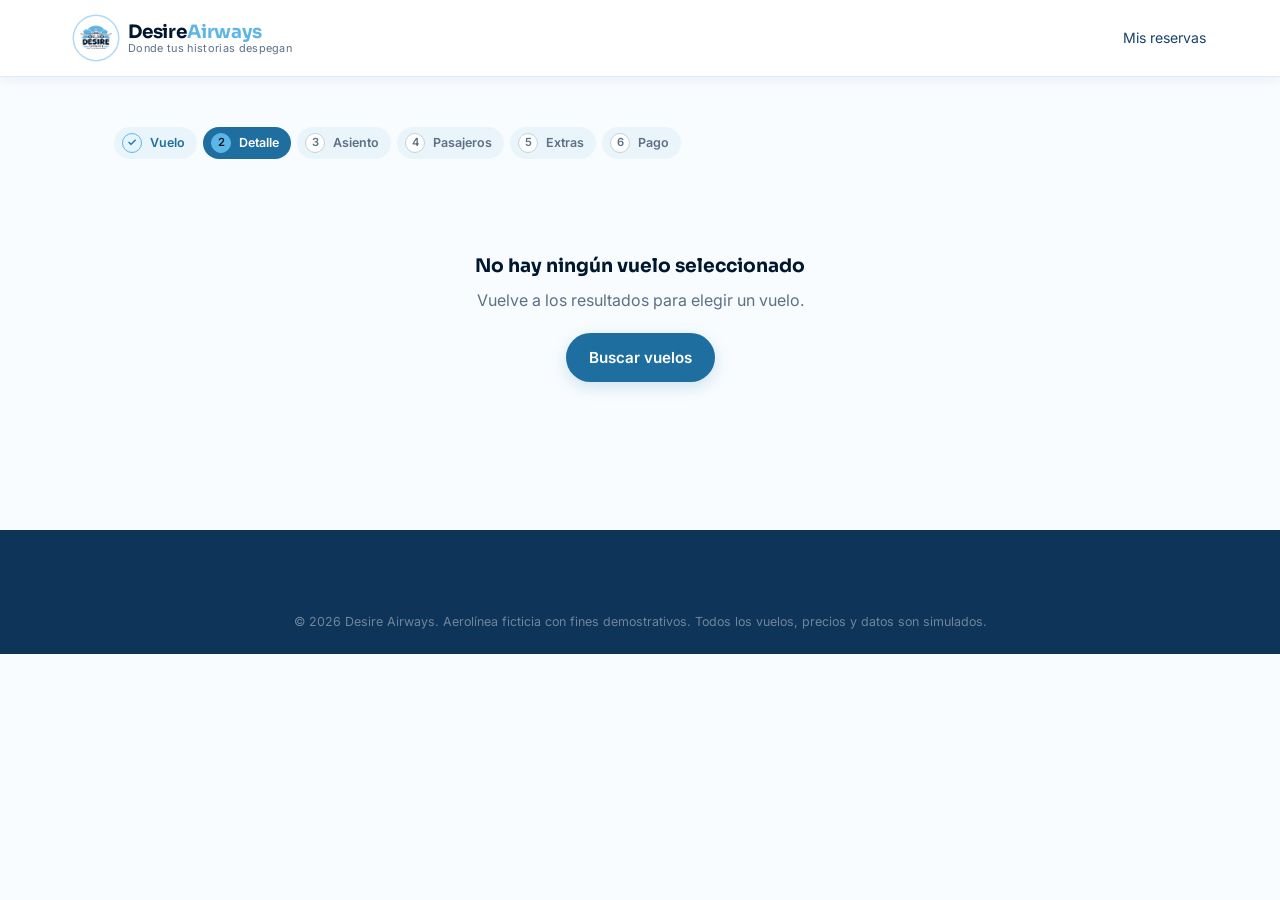
<file: vuelo.html>
<!DOCTYPE html>
<html lang="es">
<head>
  <meta charset="UTF-8">
  <meta name="viewport" content="width=device-width, initial-scale=1.0">
  <title>Detalle del vuelo | Desire Airways</title>
  <link rel="icon" type="image/jpeg" href="assets/logo.jpg">
  <link rel="preconnect" href="https://fonts.googleapis.com">
  <link rel="preconnect" href="https://fonts.gstatic.com" crossorigin>
  <link href="https://fonts.googleapis.com/css2?family=Sora:wght@400;600;700;800&family=Inter:wght@400;500;600;700&display=swap" rel="stylesheet">
  <link rel="stylesheet" href="styles.css">
</head>
<body>

  <header class="site-header">
    <div class="container header-inner">
      <a href="index.html" class="brand">
        <span class="brand-mark"><img src="assets/logo.jpg" alt="Desire Airways"></span>
        <span class="brand-text">
          <span class="brand-name">Desire<em>Airways</em></span>
          <span class="brand-tagline">Donde tus historias despegan</span>
        </span>
      </a>
      <div class="header-actions">
        <a href="mis-reservas.html" class="link-quiet">Mis reservas</a>
      </div>
    </div>
  </header>

  <main>
    <section class="section booking-flow-section">
      <div class="container">
        <ol class="stepper-progress" aria-label="Progreso de la reserva">
          <li class="is-done">Vuelo</li>
          <li class="is-active">Detalle</li>
          <li>Asiento</li>
          <li>Pasajeros</li>
          <li>Extras</li>
          <li>Pago</li>
        </ol>

        <div class="flow-layout" id="vuelo-detalle-layout">
          <!-- Generado por script.js a partir del vuelo guardado en localStorage -->
          <div class="skeleton" style="height:360px; border-radius:16px;"></div>
        </div>
      </div>
    </section>
  </main>

  <footer class="site-footer">
    <div class="container footer-bottom">
      <p>© 2026 Desire Airways. Aerolínea ficticia con fines demostrativos. Todos los vuelos, precios y datos son simulados.</p>
    </div>
  </footer>

  <div class="toast-container" id="toast-container" aria-live="polite"></div>

  <script src="vuelos.js"></script>
  <script src="reservas.js"></script>
  <script src="script.js"></script>
</body>
</html>
</file>
<file: styles.css>
/* ==========================================================================
   DESIRE AIRWAYS — styles.css
   Paleta: azul noche profundo casi negro + azul cielo del logo como acento.
   Tipografía: Sora (display) + Inter (texto).
   ========================================================================== */

/* ---------- 1. TOKENS ---------- */
:root {
  /* Color — extraída directamente del logo Desire Airways */
  --navy-950: #01172E;   /* azul casi negro del logo (texto/avión) */
  --navy-900: #082644;
  --navy-800: #0F3459;
  --navy-700: #17436E;
  --blue-600: #1E6FA0;   /* azul intermedio, puente entre el navy y el celeste del logo */
  --blue-500: #2E90C4;
  --blue-400: #5EB6E8;   /* azul cielo exacto del círculo del logo */
  --blue-300: #8DCBEE;
  --blue-100: #E6F4FC;
  --white: #FFFFFF;
  --fog-050: #F7F9FC;
  --fog-100: #EBF2F8;
  --gray-300: #C4D2DF;
  --gray-500: #5C7086;
  --gray-700: #2E3E52;
  --success: #2E8B57;
  --error: #C0392B;

  /* Type */
  --font-display: "Sora", "Segoe UI", sans-serif;
  --font-body: "Inter", "Segoe UI", sans-serif;

  /* Layout */
  --container-w: 1180px;
  --radius-sm: 8px;
  --radius-md: 14px;
  --radius-lg: 22px;
  --shadow-sm: 0 2px 8px rgba(10, 18, 31, 0.08);
  --shadow-md: 0 12px 32px rgba(10, 18, 31, 0.14);
  --shadow-lg: 0 24px 60px rgba(10, 18, 31, 0.24);
  --header-h: 76px;
  --transition: 180ms ease;
}

/* ---------- 2. RESET ---------- */
* , *::before, *::after { box-sizing: border-box; }
html { scroll-behavior: smooth; }
body {
  margin: 0;
  font-family: var(--font-body);
  color: var(--navy-900);
  background: var(--white);
  -webkit-font-smoothing: antialiased;
  line-height: 1.55;
}
img { max-width: 100%; display: block; }
a { color: inherit; text-decoration: none; }
button { font: inherit; cursor: pointer; }
input, select { font: inherit; }
ul { list-style: none; margin: 0; padding: 0; }
h1, h2, h3, h4 { font-family: var(--font-display); margin: 0; color: var(--navy-950); }
p { margin: 0; }

@media (prefers-reduced-motion: reduce) {
  * { animation-duration: 0.001ms !important; animation-iteration-count: 1 !important; transition-duration: 0.001ms !important; scroll-behavior: auto !important; }
}

:focus-visible {
  outline: 2px solid var(--blue-400);
  outline-offset: 2px;
  border-radius: 4px;
}

.container {
  width: 100%;
  max-width: var(--container-w);
  margin: 0 auto;
  padding: 0 24px;
}

/* ---------- 3. BUTTONS ---------- */
.btn {
  display: inline-flex;
  align-items: center;
  justify-content: center;
  gap: 8px;
  padding: 12px 22px;
  border-radius: 999px;
  border: 1px solid transparent;
  font-weight: 600;
  font-size: 0.95rem;
  transition: transform var(--transition), background var(--transition), box-shadow var(--transition), border-color var(--transition);
  white-space: nowrap;
}
.btn:active { transform: translateY(1px); }

.btn-primary {
  background: var(--navy-950);
  color: var(--white);
  box-shadow: var(--shadow-sm);
}
.btn-primary:hover { background: var(--blue-600); box-shadow: var(--shadow-md); }

.btn-ghost {
  background: transparent;
  color: var(--navy-950);
  border-color: var(--gray-300);
}
.btn-ghost:hover { border-color: var(--navy-950); background: var(--fog-100); }

.btn-large { padding: 14px 30px; font-size: 1rem; }
.btn-small { padding: 8px 16px; font-size: 0.85rem; }
.btn-block { width: 100%; }

/* ---------- 4. HEADER ---------- */
.site-header {
  position: sticky;
  top: 0;
  z-index: 100;
  background: rgba(10, 18, 31, 0.96);
  backdrop-filter: blur(10px);
  border-bottom: 1px solid rgba(255, 255, 255, 0.08);
}
.header-inner {
  height: var(--header-h);
  display: flex;
  align-items: center;
  gap: 28px;
}
.brand {
  display: flex;
  align-items: center;
  gap: 10px;
  margin-right: auto;
  color: var(--white);
}
.brand-mark {
  display: flex;
  align-items: center;
  justify-content: center;
  width: 44px;
  height: 44px;
  border-radius: 50%;
  background: var(--white);
  padding: 5px;
  box-shadow: 0 0 0 1.5px rgba(94, 182, 232, 0.5);
  flex-shrink: 0;
}
.brand-mark img { width: 100%; height: 100%; object-fit: contain; border-radius: 50%; }
.brand-text { display: flex; flex-direction: column; line-height: 1.15; }
.brand-name { font-family: var(--font-display); font-weight: 700; font-size: 1.15rem; color: var(--white); letter-spacing: -0.01em; }
.brand-name em { font-style: normal; color: var(--blue-400); font-weight: 700; }
.brand-tagline { font-size: 0.68rem; color: var(--gray-300); letter-spacing: 0.03em; }

.main-nav ul { display: flex; gap: 26px; }
.main-nav a {
  color: rgba(255, 255, 255, 0.82);
  font-size: 0.92rem;
  font-weight: 500;
  position: relative;
  padding: 6px 0;
}
.main-nav a::after {
  content: "";
  position: absolute;
  left: 0; right: 0; bottom: -2px;
  height: 2px;
  background: var(--blue-400);
  transform: scaleX(0);
  transform-origin: left;
  transition: transform var(--transition);
}
.main-nav a:hover { color: var(--white); }
.main-nav a:hover::after { transform: scaleX(1); }

.header-actions { display: flex; align-items: center; gap: 12px; }
.header-actions .btn-ghost { color: var(--white); border-color: rgba(255,255,255,0.28); }
.header-actions .btn-ghost:hover { background: rgba(255,255,255,0.08); border-color: var(--white); }
.link-quiet { font-size: 0.88rem; color: rgba(255,255,255,0.75); }
.link-quiet:hover { color: var(--white); }

.menu-toggle {
  display: none;
  flex-direction: column;
  justify-content: center;
  gap: 5px;
  width: 40px;
  height: 40px;
  background: transparent;
  border: none;
}
.menu-toggle span { display: block; width: 22px; height: 2px; background: var(--white); border-radius: 2px; transition: transform var(--transition), opacity var(--transition); }
.menu-toggle[aria-expanded="true"] span:nth-child(1) { transform: translateY(7px) rotate(45deg); }
.menu-toggle[aria-expanded="true"] span:nth-child(2) { opacity: 0; }
.menu-toggle[aria-expanded="true"] span:nth-child(3) { transform: translateY(-7px) rotate(-45deg); }

.mobile-nav {
  display: none;
  background: var(--navy-950);
  border-top: 1px solid rgba(255,255,255,0.08);
  padding: 18px 24px 24px;
}
.mobile-nav.is-open { display: block; }
.mobile-nav ul { display: flex; flex-direction: column; gap: 4px; margin-bottom: 16px; }
.mobile-nav a {
  display: block;
  padding: 12px 4px;
  color: rgba(255,255,255,0.85);
  font-weight: 500;
  border-bottom: 1px solid rgba(255,255,255,0.06);
}
.mobile-nav .btn-ghost { color: var(--white); border-color: rgba(255,255,255,0.28); }

/* ---------- 5. HERO ---------- */
.hero {
  position: relative;
  padding: 64px 0 190px;
  background: radial-gradient(ellipse at top right, var(--navy-800) 0%, var(--navy-950) 55%);
  overflow: hidden;
}
.hero-sky { position: absolute; inset: 0; pointer-events: none; opacity: 0.5; }
.route-line { position: absolute; inset: 0; width: 100%; height: 100%; }
.route-line path {
  fill: none;
  stroke: rgba(111, 163, 208, 0.45);
  stroke-width: 2;
  stroke-dasharray: 6 10;
}
.hero-plane {
  position: absolute;
  top: 40%;
  left: 8%;
  color: var(--blue-400);
  animation: fly-route 9s ease-in-out infinite;
}
@keyframes fly-route {
  0%   { offset-distance: 0%; transform: rotate(8deg); }
  50%  { offset-distance: 50%; transform: rotate(-4deg); }
  100% { offset-distance: 100%; transform: rotate(10deg); }
}
.hero-plane { offset-path: path("M -20 420 C 250 380, 380 180, 620 200 S 980 380, 1220 120"); offset-rotate: 0deg; }

.hero-inner { position: relative; max-width: 720px; text-align: left; }
.eyebrow {
  display: inline-block;
  font-size: 0.78rem;
  font-weight: 700;
  letter-spacing: 0.14em;
  text-transform: uppercase;
  color: var(--blue-400);
  margin-bottom: 14px;
}
.eyebrow-light { color: var(--blue-400); }
.hero-title {
  font-size: clamp(2.1rem, 4.2vw, 3.4rem);
  font-weight: 700;
  color: var(--white);
  line-height: 1.12;
  letter-spacing: -0.01em;
  margin-bottom: 18px;
}
.hero-subtitle {
  font-size: 1.05rem;
  color: rgba(255,255,255,0.72);
  max-width: 520px;
}

/* ---------- 6. SEARCH WIDGET ---------- */
.search-widget {
  position: relative;
  margin-top: 40px;
  background: var(--white);
  border-radius: var(--radius-lg);
  box-shadow: var(--shadow-lg);
  padding: 10px 28px 28px;
  z-index: 5;
}
.trip-tabs { display: flex; gap: 4px; padding: 14px 0 10px; }
.trip-tab {
  background: transparent;
  border: none;
  border-radius: 999px;
  padding: 9px 18px;
  font-weight: 600;
  font-size: 0.88rem;
  color: var(--gray-500);
  transition: background var(--transition), color var(--transition);
}
.trip-tab:hover { background: var(--fog-100); }
.trip-tab.is-active { background: var(--navy-950); color: var(--white); }

.search-grid {
  display: grid;
  grid-template-columns: 1.2fr auto 1.2fr 0.9fr 0.9fr 1.1fr;
  align-items: end;
  gap: 14px;
}
.field {
  display: flex;
  flex-direction: column;
  gap: 6px;
  position: relative;
  border: 1.5px solid var(--fog-100);
  background: var(--fog-050);
  border-radius: var(--radius-sm);
  padding: 10px 14px;
  transition: border-color var(--transition), background var(--transition);
}
.field:focus-within { border-color: var(--blue-400); background: var(--white); }
.field label { font-size: 0.72rem; font-weight: 700; text-transform: uppercase; letter-spacing: 0.04em; color: var(--gray-500); }
.field input {
  border: none;
  background: transparent;
  padding: 0;
  font-size: 0.95rem;
  color: var(--navy-950);
  font-weight: 500;
}
.field input:focus { outline: none; }
.field-error { font-size: 0.74rem; color: var(--error); min-height: 0; display: none; }
.field.has-error { border-color: var(--error); }
.field.has-error .field-error { display: block; }

.swap-btn {
  align-self: center;
  margin-bottom: 4px;
  width: 38px;
  height: 38px;
  border-radius: 50%;
  border: 1.5px solid var(--fog-100);
  background: var(--white);
  color: var(--navy-950);
  display: flex;
  align-items: center;
  justify-content: center;
  transition: transform var(--transition), border-color var(--transition), background var(--transition);
}
.swap-btn:hover { background: var(--navy-950); color: var(--white); transform: rotate(180deg); }

.passengers-toggle {
  display: flex;
  align-items: center;
  justify-content: space-between;
  gap: 8px;
  width: 100%;
  background: transparent;
  border: none;
  padding: 0;
  color: var(--navy-950);
  font-weight: 500;
  font-size: 0.95rem;
}
.field-passengers { position: relative; }

.passengers-panel {
  position: absolute;
  top: calc(100% + 10px);
  right: 0;
  width: 300px;
  background: var(--white);
  border-radius: var(--radius-md);
  box-shadow: var(--shadow-lg);
  border: 1px solid var(--fog-100);
  padding: 18px;
  z-index: 20;
}
.stepper-row { display: flex; align-items: center; justify-content: space-between; padding: 10px 0; border-bottom: 1px solid var(--fog-100); }
.stepper-row:last-of-type { border-bottom: none; }
.stepper-label { display: flex; flex-direction: column; }
.stepper-label strong { font-size: 0.9rem; }
.stepper-label span { font-size: 0.76rem; color: var(--gray-500); }
.stepper { display: flex; align-items: center; gap: 12px; }
.stepper-btn {
  width: 30px; height: 30px;
  border-radius: 50%;
  border: 1.5px solid var(--gray-300);
  background: var(--white);
  font-size: 1.1rem;
  line-height: 1;
  color: var(--navy-950);
  display: flex; align-items: center; justify-content: center;
  transition: border-color var(--transition), background var(--transition), opacity var(--transition);
}
.stepper-btn:hover { border-color: var(--navy-950); }
.stepper-btn:disabled { opacity: 0.35; cursor: not-allowed; }
.stepper-value { min-width: 18px; text-align: center; font-weight: 600; }

.class-row { padding-top: 12px; }
.class-row strong { font-size: 0.9rem; display: block; margin-bottom: 10px; }
.class-options { display: flex; flex-wrap: wrap; gap: 8px; }
.class-chip {
  border: 1.5px solid var(--gray-300);
  background: var(--white);
  border-radius: 999px;
  padding: 7px 14px;
  font-size: 0.8rem;
  font-weight: 600;
  color: var(--navy-900);
  transition: all var(--transition);
}
.class-chip.is-active { background: var(--navy-950); border-color: var(--navy-950); color: var(--white); }

#passengers-done { margin-top: 16px; }

.multi-city { margin-top: 18px; padding-top: 18px; border-top: 1px solid var(--fog-100); display: flex; flex-direction: column; gap: 12px; }
.multi-city-row {
  display: grid;
  grid-template-columns: 1fr 1fr 0.8fr auto;
  gap: 12px;
  align-items: end;
}
.multi-city-remove {
  width: 38px; height: 38px;
  border-radius: 50%;
  border: 1.5px solid var(--fog-100);
  background: var(--white);
  color: var(--error);
  display: flex; align-items: center; justify-content: center;
}

.search-submit-row {
  display: flex;
  align-items: center;
  justify-content: flex-end;
  gap: 16px;
  margin-top: 20px;
}
.form-error { color: var(--error); font-size: 0.85rem; font-weight: 600; }

/* ---------- 7. SECTIONS (general) ---------- */
.section { padding: 88px 0; }
.section-alt { background: var(--fog-050); }
.section-dark { background: var(--navy-950); }
.section-title { font-size: clamp(1.6rem, 2.6vw, 2.2rem); font-weight: 700; margin: 8px 0 12px; letter-spacing: -0.01em; }
.section-subtitle { color: var(--gray-500); max-width: 560px; font-size: 1rem; margin-bottom: 40px; }
.section-title-light { color: var(--white); }
.section-subtitle-light { color: rgba(255,255,255,0.68); }

/* ---------- 8. DESTINOS / OFERTAS CARDS ---------- */
.destinos-grid, .ofertas-grid {
  display: grid;
  grid-template-columns: repeat(auto-fill, minmax(260px, 1fr));
  gap: 20px;
}
.destino-card, .oferta-card {
  border-radius: var(--radius-md);
  border: 1px solid var(--fog-100);
  background: var(--white);
  overflow: hidden;
  transition: transform var(--transition), box-shadow var(--transition);
}
.destino-card:hover, .oferta-card:hover { transform: translateY(-4px); box-shadow: var(--shadow-md); }
.destino-card-media {
  height: 130px;
  background: linear-gradient(135deg, var(--navy-800), var(--blue-600));
  display: flex;
  align-items: flex-end;
  padding: 14px;
  color: var(--white);
  font-family: var(--font-display);
  font-weight: 700;
  font-size: 1.05rem;
}
.destino-card-body { padding: 16px; display: flex; flex-direction: column; gap: 6px; }
.destino-route { font-size: 0.82rem; color: var(--gray-500); }
.destino-price { font-family: var(--font-display); font-weight: 700; font-size: 1.15rem; color: var(--navy-950); }
.destino-price span { font-size: 0.74rem; color: var(--gray-500); font-weight: 500; font-family: var(--font-body); }

.oferta-card { display: flex; flex-direction: column; padding: 18px; gap: 8px; }
.oferta-badge {
  align-self: flex-start;
  background: var(--blue-100);
  color: var(--blue-600);
  font-size: 0.7rem;
  font-weight: 700;
  padding: 4px 10px;
  border-radius: 999px;
  text-transform: uppercase;
  letter-spacing: 0.03em;
}

/* Skeleton loading */
.skeleton { position: relative; overflow: hidden; background: var(--fog-100); }
.skeleton::after {
  content: "";
  position: absolute; inset: 0;
  background: linear-gradient(90deg, transparent, rgba(255,255,255,0.7), transparent);
  animation: shimmer 1.3s infinite;
}
@keyframes shimmer { 0% { transform: translateX(-100%); } 100% { transform: translateX(100%); } }

/* ---------- 9. EXPERIENCIA ---------- */
.experiencia-grid { display: grid; grid-template-columns: 1.1fr 0.9fr; gap: 60px; align-items: center; }
.feature-list { margin-top: 28px; display: flex; flex-direction: column; gap: 20px; }
.feature-list li { display: flex; gap: 14px; }
.feature-icon { color: var(--blue-600); font-size: 1.1rem; margin-top: 2px; }
.feature-list strong { display: block; margin-bottom: 4px; font-size: 1rem; }
.feature-list p { color: var(--gray-500); font-size: 0.92rem; }

.experiencia-visual { display: flex; justify-content: center; }
.cabin-mock {
  background: var(--navy-950);
  border-radius: 32px;
  padding: 30px 22px;
  display: flex;
  flex-direction: column;
  gap: 10px;
  box-shadow: var(--shadow-lg);
}
.cabin-row { display: grid; grid-template-columns: repeat(2, 22px) 14px repeat(2, 22px); gap: 8px; }
.cabin-row span { width: 22px; height: 22px; border-radius: 6px; background: var(--gray-300); }
.cabin-row .aisle { background: transparent; width: 14px; }
.cabin-row .occupied { background: var(--blue-600); }
.cabin-row[data-tier="premium"] span:not(.aisle) { background: var(--blue-400); }

/* ---------- 10. EQUIPAJE / INFO CARDS ---------- */
.cards-row { display: grid; grid-template-columns: repeat(auto-fit, minmax(220px, 1fr)); gap: 20px; }
.info-card {
  border: 1px solid var(--fog-100);
  border-radius: var(--radius-md);
  padding: 26px 22px;
  background: var(--white);
  transition: transform var(--transition), box-shadow var(--transition);
}
.info-card:hover { transform: translateY(-4px); box-shadow: var(--shadow-md); }
.info-card-tag { font-size: 0.72rem; font-weight: 700; color: var(--blue-600); text-transform: uppercase; letter-spacing: 0.04em; }
.info-card h3 { font-size: 1.8rem; margin: 10px 0 8px; }
.info-card p { color: var(--gray-500); font-size: 0.9rem; }
.info-card.is-highlight { border-color: var(--navy-950); background: var(--navy-950); }
.info-card.is-highlight h3, .info-card.is-highlight .info-card-tag { color: var(--white); }
.info-card.is-highlight p { color: rgba(255,255,255,0.7); }

/* ---------- 11. VIAJEROS ---------- */
.viajeros-inner { display: grid; grid-template-columns: 1.1fr 0.9fr; gap: 50px; align-items: center; }
.tier-list { display: flex; flex-direction: column; gap: 14px; }
.tier-card {
  background: var(--navy-800);
  border: 1px solid rgba(255,255,255,0.08);
  border-radius: var(--radius-md);
  padding: 18px 20px;
  display: flex;
  flex-direction: column;
  gap: 4px;
}
.tier-name { font-family: var(--font-display); font-weight: 700; color: var(--white); font-size: 1.05rem; }
.tier-detail { color: rgba(255,255,255,0.6); font-size: 0.84rem; }

/* ---------- 12. AYUDA ---------- */
.ayuda-grid { display: grid; grid-template-columns: repeat(auto-fit, minmax(230px, 1fr)); gap: 18px; }
.ayuda-card {
  display: flex;
  flex-direction: column;
  gap: 4px;
  padding: 22px;
  border-radius: var(--radius-md);
  border: 1px solid var(--fog-100);
  background: var(--white);
  transition: border-color var(--transition), transform var(--transition);
}
.ayuda-card:hover { border-color: var(--navy-950); transform: translateY(-3px); }
.ayuda-card span { color: var(--gray-500); font-size: 0.86rem; }

/* ---------- 13. TESTIMONIAL CARROUSEL ---------- */
.testimonial-carousel {
  position: relative;
  display: flex;
  align-items: center;
  gap: 14px;
}
.carousel-viewport { overflow: hidden; flex: 1; }
.carousel-track {
  display: flex;
  transition: transform 420ms ease;
}
.testimonial-card {
  flex: 0 0 100%;
  max-width: 100%;
  padding: 0 6px;
  box-sizing: border-box;
  display: flex;
  flex-direction: column;
  gap: 16px;
}
@media (min-width: 760px) {
  .testimonial-card { flex: 0 0 50%; max-width: 50%; }
}
@media (min-width: 1080px) {
  .testimonial-card { flex: 0 0 33.3333%; max-width: 33.3333%; }
}
.testimonial-card > * {
  background: var(--navy-800);
  border-radius: var(--radius-md);
  padding: 24px;
  height: 100%;
}
.testimonial-card { flex-direction: column; }
.testimonial-stars { color: var(--blue-400); letter-spacing: 2px; font-size: 0.95rem; background: none !important; padding: 0 !important; height: auto !important; }
.testimonial-quote { color: rgba(255,255,255,0.85); font-size: 0.95rem; line-height: 1.6; background: none !important; padding: 0 !important; height: auto !important; }
.testimonial-author { display: flex; align-items: center; gap: 12px; background: none !important; padding: 0 !important; height: auto !important; }
.testimonial-avatar {
  width: 38px; height: 38px;
  border-radius: 50%;
  background: var(--blue-600);
  color: var(--white);
  font-size: 0.78rem;
  font-weight: 700;
  display: flex; align-items: center; justify-content: center;
  flex-shrink: 0;
}
.testimonial-author strong { display: block; color: var(--white); font-size: 0.88rem; }
.testimonial-author span { color: rgba(255,255,255,0.55); font-size: 0.78rem; }

.carousel-arrow {
  flex-shrink: 0;
  width: 44px; height: 44px;
  border-radius: 50%;
  border: 1.5px solid rgba(255,255,255,0.2);
  background: transparent;
  color: var(--white);
  display: flex; align-items: center; justify-content: center;
  transition: background var(--transition), border-color var(--transition);
}
.carousel-arrow:hover { background: var(--blue-600); border-color: var(--blue-600); }

.carousel-dots {
  position: absolute;
  bottom: -34px;
  left: 0; right: 0;
  display: flex;
  justify-content: center;
  gap: 8px;
}
.carousel-dot {
  width: 8px; height: 8px;
  border-radius: 50%;
  background: rgba(255,255,255,0.25);
  border: none;
  transition: background var(--transition), transform var(--transition);
}
.carousel-dot.is-active { background: var(--blue-400); transform: scale(1.3); }

/* ---------- 14. FOOTER ---------- */
.site-footer { background: var(--navy-950); color: rgba(255,255,255,0.7); padding-top: 60px; }
.footer-inner { display: flex; justify-content: space-between; gap: 60px; flex-wrap: wrap; padding-bottom: 40px; border-bottom: 1px solid rgba(255,255,255,0.08); }
.footer-brand { max-width: 260px; }
.footer-brand-top { display: flex; align-items: center; gap: 10px; }
.brand-mark-footer { width: 38px; height: 38px; }
.brand-name-footer { color: var(--white); font-size: 1.25rem; }
.footer-brand p { margin-top: 8px; font-size: 0.85rem; color: rgba(255,255,255,0.55); }
.footer-cols { display: flex; gap: 50px; flex-wrap: wrap; }
.footer-col { display: flex; flex-direction: column; gap: 10px; min-width: 130px; }
.footer-col h4 { color: var(--white); font-size: 0.82rem; text-transform: uppercase; letter-spacing: 0.05em; margin-bottom: 4px; }
.footer-col a { font-size: 0.88rem; color: rgba(255,255,255,0.65); transition: color var(--transition); }
.footer-col a:hover { color: var(--white); }
.footer-bottom { padding: 22px 24px; font-size: 0.78rem; color: rgba(255,255,255,0.4); text-align: center; }

/* ---------- 15. TOASTS / ESTADOS ---------- */
.toast-container {
  position: fixed;
  top: 20px;
  right: 20px;
  z-index: 1000;
  display: flex;
  flex-direction: column;
  gap: 10px;
}
.toast {
  min-width: 240px;
  max-width: 340px;
  background: var(--navy-950);
  color: var(--white);
  padding: 14px 18px;
  border-radius: var(--radius-sm);
  box-shadow: var(--shadow-md);
  font-size: 0.88rem;
  display: flex;
  align-items: center;
  gap: 10px;
  animation: toast-in 220ms ease;
  border-left: 3px solid var(--blue-400);
}
.toast.is-error { border-left-color: var(--error); }
.toast.is-success { border-left-color: var(--success); }
@keyframes toast-in { from { opacity: 0; transform: translateX(20px); } to { opacity: 1; transform: translateX(0); } }

/* ---------- 16. RESPONSIVE ---------- */
@media (max-width: 1024px) {
  .search-grid { grid-template-columns: 1fr auto 1fr; grid-template-areas: none; }
  .field-depart, .field-return, .field-passengers { grid-column: span 1; }
  .experiencia-grid, .viajeros-inner { grid-template-columns: 1fr; }
  .experiencia-visual { order: -1; }
}

@media (max-width: 860px) {
  .main-nav, .header-actions .btn-ghost, .header-actions .btn-primary, .header-actions .link-quiet { display: none; }
  .menu-toggle { display: flex; }
  .hero { padding-bottom: 240px; }
  .search-grid { grid-template-columns: 1fr; }
  .swap-btn { justify-self: center; transform: rotate(90deg); }
  .swap-btn:hover { transform: rotate(270deg); }
  .passengers-panel { right: 0; left: 0; width: auto; }
  .multi-city-row { grid-template-columns: 1fr; }
  .footer-inner { flex-direction: column; gap: 32px; }
}

@media (max-width: 600px) {
  .container { padding: 0 18px; }
  .section { padding: 60px 0; }
  .search-widget { padding: 10px 16px 20px; }
  .hero-title { font-size: 2rem; }
  .search-submit-row { justify-content: stretch; }
  .search-submit-row .btn { width: 100%; }
}

/* ==========================================================================
   17. RESULTADOS DE VUELOS (resultados.html)
   ========================================================================== */
.results-summary { background: var(--navy-950); padding: 26px 0; }
.results-summary-inner { display: flex; flex-wrap: wrap; align-items: center; gap: 10px 22px; color: var(--white); }
.results-summary-inner .rs-route { font-family: var(--font-display); font-weight: 700; font-size: 1.1rem; display: flex; align-items: center; gap: 8px; }
.results-summary-inner .rs-route svg { color: var(--blue-400); }
.results-summary-inner .rs-detail { color: rgba(255,255,255,0.65); font-size: 0.88rem; display: flex; align-items: center; gap: 6px; }
.results-summary-inner .rs-detail::before { content: "•"; color: rgba(255,255,255,0.35); }
.results-summary-inner .rs-detail:first-of-type::before { content: none; }

.results-section { padding-top: 40px; }
.results-layout { display: grid; grid-template-columns: 260px 1fr; gap: 32px; align-items: start; }

.filters-panel {
  background: var(--fog-050);
  border: 1px solid var(--fog-100);
  border-radius: var(--radius-md);
  padding: 22px;
  position: sticky;
  top: calc(var(--header-h) + 20px);
  display: flex;
  flex-direction: column;
  gap: 22px;
}
.filters-panel h3 { font-size: 1rem; }
.filter-group h4 { font-size: 0.82rem; font-weight: 700; color: var(--navy-900); margin-bottom: 10px; }
.filter-group input[type="range"] { width: 100%; accent-color: var(--blue-600); }
.filter-range-labels { display: flex; justify-content: space-between; font-size: 0.74rem; color: var(--gray-500); margin-top: 4px; }
.filter-chips { display: flex; flex-wrap: wrap; gap: 8px; }
.chip {
  border: 1.5px solid var(--gray-300);
  background: var(--white);
  border-radius: 999px;
  padding: 6px 12px;
  font-size: 0.78rem;
  font-weight: 600;
  color: var(--navy-900);
  transition: all var(--transition);
}
.chip.is-active { background: var(--navy-950); border-color: var(--navy-950); color: var(--white); }

.results-toolbar { display: flex; align-items: center; justify-content: space-between; margin-bottom: 18px; flex-wrap: wrap; gap: 12px; }
#results-count { font-weight: 600; color: var(--navy-900); font-size: 0.92rem; }
.sort-control { display: flex; align-items: center; gap: 8px; font-size: 0.85rem; color: var(--gray-500); }
.sort-control select {
  border: 1.5px solid var(--gray-300);
  border-radius: var(--radius-sm);
  padding: 8px 12px;
  color: var(--navy-950);
  font-weight: 600;
  background: var(--white);
}

.flight-list { display: flex; flex-direction: column; gap: 14px; }
.flight-image-wrap { width: 150px; min-width: 150px; height: 92px; border-radius: 16px; overflow: hidden; background: var(--blue-100); flex: 0 0 auto; }
.flight-image { width: 100%; height: 100%; display: block; object-fit: cover; }
.flight-card {
  display: grid;
  grid-template-columns: 150px 1fr auto auto;
  align-items: center;
  gap: 18px;
  border: 1px solid var(--fog-100);
  border-radius: var(--radius-md);
  padding: 20px 22px;
  background: var(--white);
  transition: box-shadow var(--transition), border-color var(--transition), transform var(--transition);
}
.flight-card:hover { box-shadow: var(--shadow-md); border-color: var(--blue-300); transform: translateY(-2px); }
.flight-route-block { display: flex; align-items: center; gap: 18px; flex-wrap: wrap; }
.flight-code { font-size: 0.72rem; font-weight: 700; color: var(--blue-600); letter-spacing: 0.04em; margin-bottom: 4px; display: block; }
.flight-times { display: flex; align-items: center; gap: 12px; }
.flight-time { font-family: var(--font-display); font-weight: 700; font-size: 1.3rem; color: var(--navy-950); }
.flight-time-airport { font-size: 0.72rem; color: var(--gray-500); display: block; font-weight: 500; }
.flight-path { display: flex; flex-direction: column; align-items: center; min-width: 90px; }
.flight-path-line { width: 100%; height: 1.5px; background: var(--gray-300); position: relative; margin: 4px 0; }
.flight-path-line::after { content: "✈"; position: absolute; top: -8px; left: 50%; transform: translateX(-50%); color: var(--blue-500); font-size: 0.8rem; }
.flight-duration { font-size: 0.72rem; color: var(--gray-500); }
.flight-stops { font-size: 0.7rem; color: var(--gray-500); }
.flight-meta { display: flex; gap: 14px; font-size: 0.78rem; color: var(--gray-500); margin-top: 8px; flex-wrap: wrap; }

.flight-price-block { text-align: right; }
.flight-price-label { display: block; font-size: 0.7rem; color: var(--gray-500); margin-bottom: 2px; }
.flight-price-value { font-family: var(--font-display); font-weight: 800; font-size: 1.35rem; color: var(--navy-950); }
.flight-price-class { display: block; font-size: 0.72rem; color: var(--gray-500); }

.empty-state { text-align: center; padding: 60px 20px; }
.empty-state h3 { margin-bottom: 8px; }
.empty-state p { color: var(--gray-500); margin-bottom: 20px; }

@media (max-width: 980px) {
  .results-layout { grid-template-columns: 1fr; }
  .filters-panel { position: static; }
  .flight-card { grid-template-columns: 1fr; text-align: left; }
  .flight-price-block { text-align: left; }
}

/* ==========================================================================
   18. FLUJO DE RESERVA (vuelo.html / asientos.html / pasajeros.html...)
   ========================================================================== */
.booking-flow-section { padding-top: 34px; }

.stepper-progress {
  display: flex;
  flex-wrap: wrap;
  gap: 6px;
  margin-bottom: 32px;
  counter-reset: step;
}
.stepper-progress li {
  counter-increment: step;
  font-size: 0.78rem;
  font-weight: 600;
  color: var(--gray-500);
  display: flex;
  align-items: center;
  gap: 8px;
  padding: 6px 12px 6px 8px;
  border-radius: 999px;
  background: var(--fog-100);
}
.stepper-progress li::before {
  content: counter(step);
  width: 20px; height: 20px;
  border-radius: 50%;
  background: var(--white);
  border: 1.5px solid var(--gray-300);
  display: flex; align-items: center; justify-content: center;
  font-size: 0.7rem;
  color: var(--gray-500);
}
.stepper-progress li.is-active { background: var(--navy-950); color: var(--white); }
.stepper-progress li.is-active::before { background: var(--blue-400); border-color: var(--blue-400); color: var(--navy-950); }
.stepper-progress li.is-done { color: var(--blue-600); }
.stepper-progress li.is-done::before { background: var(--blue-100); border-color: var(--blue-400); color: var(--blue-600); content: "✓"; }

.flow-layout { display: grid; grid-template-columns: 1fr 340px; gap: 28px; align-items: start; }
.flow-layout-seats { grid-template-columns: 1fr 340px; }

.flow-sidebar { position: sticky; top: calc(var(--header-h) + 20px); }
.summary-card {
  border: 1px solid var(--fog-100);
  border-radius: var(--radius-md);
  background: var(--white);
  box-shadow: var(--shadow-sm);
  padding: 22px;
  display: flex;
  flex-direction: column;
  gap: 4px;
}
.summary-card h3 { font-size: 1rem; margin-bottom: 12px; }
.summary-divider { height: 1px; background: var(--fog-100); margin: 14px 0; }
.summary-row { display: flex; justify-content: space-between; font-size: 0.88rem; color: var(--navy-900); padding: 4px 0; }
.summary-row span:last-child { font-weight: 600; }
.summary-total { font-size: 1rem; font-weight: 700; border-top: 1px solid var(--fog-100); margin-top: 6px; padding-top: 12px; }
.summary-total span { font-family: var(--font-display); }
.summary-note { font-size: 0.76rem; color: var(--gray-500); margin-top: 10px; text-align: center; }
.summary-card .btn { margin-top: 16px; }

/* ---- Detalle de vuelo (vuelo.html) ---- */
.flight-detail-card {
  background: var(--white);
  border: 1px solid var(--fog-100);
  border-radius: var(--radius-lg);
  padding: 30px;
  box-shadow: var(--shadow-sm);
}
.flight-detail-header {
  display: flex;
  justify-content: space-between;
  align-items: flex-start;
  flex-wrap: wrap;
  gap: 14px;
  padding-bottom: 22px;
  border-bottom: 1px dashed var(--gray-300);
  margin-bottom: 22px;
}
.flight-detail-route { display: flex; align-items: center; gap: 20px; }
.flight-detail-city { text-align: center; }
.flight-detail-city strong { font-family: var(--font-display); font-size: 1.6rem; display: block; color: var(--navy-950); }
.flight-detail-city span { font-size: 0.78rem; color: var(--gray-500); }
.flight-detail-plane { color: var(--blue-500); }
.flight-detail-code { font-size: 0.78rem; font-weight: 700; color: var(--blue-600); }

.flight-detail-grid { display: grid; grid-template-columns: repeat(auto-fit, minmax(150px, 1fr)); gap: 20px; }
.detail-item span { display: block; font-size: 0.72rem; text-transform: uppercase; letter-spacing: 0.04em; color: var(--gray-500); margin-bottom: 4px; }
.detail-item strong { font-size: 1rem; color: var(--navy-950); }

/* ==========================================================================
   19. SELECCIÓN DE ASIENTOS (asientos.html)
   ========================================================================== */
.seat-map-panel {
  background: var(--white);
  border: 1px solid var(--fog-100);
  border-radius: var(--radius-lg);
  padding: 26px;
  box-shadow: var(--shadow-sm);
}
.seat-map-header h2 { font-size: 1.2rem; margin-bottom: 4px; }
.seat-map-header p { color: var(--gray-500); font-size: 0.88rem; }

.seat-legend { display: flex; flex-wrap: wrap; gap: 16px; margin: 18px 0 6px; font-size: 0.8rem; color: var(--gray-500); }
.seat-legend span { display: flex; align-items: center; gap: 6px; }
.seat-dot { width: 14px; height: 14px; border-radius: 4px; display: inline-block; }
.seat-dot-disponible { background: var(--fog-100); border: 1.5px solid var(--gray-300); }
.seat-dot-premium { background: var(--blue-100); border: 1.5px solid var(--blue-400); }
.seat-dot-seleccionado { background: var(--navy-950); }
.seat-dot-ocupado { background: var(--gray-300); }

.airplane-shell {
  margin-top: 18px;
  background: linear-gradient(180deg, var(--fog-050), var(--white));
  border: 1px solid var(--fog-100);
  border-radius: 40px;
  padding: 10px 0 18px;
  position: relative;
}
.airplane-nose {
  width: 120px; height: 40px;
  margin: 0 auto;
  background: var(--fog-100);
  border-radius: 50% 50% 0 0 / 100% 100% 0 0;
  border: 1px solid var(--gray-300);
  border-bottom: none;
}
.airplane-tail {
  width: 160px; height: 20px;
  margin: 0 auto;
  background: var(--fog-100);
  border-radius: 0 0 50% 50% / 0 0 100% 100%;
  border: 1px solid var(--gray-300);
  border-top: none;
}
.seat-map-scroll { max-height: 520px; overflow-y: auto; padding: 10px 20px; }

.seat-map { display: flex; flex-direction: column; gap: 8px; align-items: center; }
.seat-map-row { display: flex; align-items: center; gap: 6px; }
.seat-row-number { width: 22px; font-size: 0.72rem; color: var(--gray-500); text-align: center; font-weight: 600; }
.seat-map-row .seat-gap { width: 18px; }

.seat-btn {
  width: 34px; height: 34px;
  border-radius: 8px 8px 4px 4px;
  border: 1.5px solid var(--gray-300);
  background: var(--fog-100);
  color: var(--navy-900);
  font-size: 0.66rem;
  font-weight: 700;
  display: flex; align-items: center; justify-content: center;
  transition: transform var(--transition), background var(--transition), border-color var(--transition);
}
.seat-btn:hover:not(:disabled) { transform: translateY(-2px); border-color: var(--blue-500); }
.seat-btn.is-premium { background: var(--blue-100); border-color: var(--blue-300); color: var(--blue-600); }
.seat-btn.is-selected { background: var(--navy-950); border-color: var(--navy-950); color: var(--white); transform: translateY(-2px); }
.seat-btn:disabled { background: var(--gray-300); border-color: var(--gray-300); color: var(--white); cursor: not-allowed; opacity: 0.75; }

.seat-row-exit { height: 10px; width: 100%; text-align: center; font-size: 0.62rem; color: var(--blue-500); letter-spacing: 0.08em; text-transform: uppercase; margin: 2px 0; }

.seat-selected-box { display: flex; justify-content: space-between; align-items: center; }
.seat-selected-label { font-size: 0.8rem; color: var(--gray-500); }
.seat-selected-value { font-family: var(--font-display); font-weight: 700; color: var(--navy-950); }

@media (max-width: 980px) {
  .flow-layout, .flow-layout-seats { grid-template-columns: 1fr; }
  .flow-sidebar { position: static; }
}

/* ---------- Extras finales: perfil, tarjetas y soporte ---------- */
.card-panel{background:var(--white);border:1px solid var(--gray-300);border-radius:var(--radius-lg);padding:28px;box-shadow:var(--shadow-sm)}
.profile-hero{display:flex;justify-content:space-between;align-items:center;gap:24px;background:linear-gradient(135deg,var(--white),var(--blue-100))}
.profile-level{min-width:190px;text-align:center;background:var(--navy-950);color:var(--white);padding:20px;border-radius:18px;display:flex;flex-direction:column;gap:3px}.profile-level span{color:var(--blue-300);font-weight:700}.profile-level strong{font:800 2rem var(--font-display)}.profile-level small{color:var(--gray-300)}
.progress-track{height:10px;background:var(--fog-100);border-radius:999px;overflow:hidden;margin-top:14px}.progress-bar{height:100%;background:var(--blue-400);border-radius:999px;transition:width .3s ease}
@media(max-width:760px){.profile-hero{flex-direction:column;align-items:stretch}.profile-level{width:100%}.profile-grid{grid-template-columns:1fr!important}}

/* ==========================================================================
   19. IDENTIDAD CLARA — AJUSTE FINAL SOLICITADO
   Inspirado en el azul cielo, azul medio y blanco del logo.
   ========================================================================== */
body { background: #F8FCFF; }
.site-header { background: rgba(255,255,255,0.96); border-bottom: 1px solid #DCECF7; box-shadow: 0 2px 12px rgba(8,38,68,.06); }
.brand { color: var(--navy-950); }
.brand-name { color: var(--navy-950); }
.brand-tagline { color: var(--gray-500); }
.main-nav a { color: var(--navy-900); }
.main-nav a:hover { color: var(--blue-600); }
.header-actions .btn-ghost { color: var(--navy-900); border-color: var(--blue-300); }
.header-actions .btn-ghost:hover { background: var(--blue-100); border-color: var(--blue-500); }
.link-quiet { color: var(--navy-700); }
.link-quiet:hover { color: var(--blue-600); }
.menu-toggle span { background: var(--navy-900); }
.mobile-nav { background: #FFFFFF; border-top-color: #DCECF7; box-shadow: var(--shadow-md); }
.mobile-nav a { color: var(--navy-900); border-bottom-color: #E7F2F9; }
.mobile-nav .btn-ghost { color: var(--navy-900); border-color: var(--blue-300); }
.btn-primary { background: var(--blue-600); color: #FFFFFF; box-shadow: 0 5px 16px rgba(30,111,160,.18); }
.btn-primary:hover { background: var(--blue-500); }
.btn-ghost { background: #FFFFFF; border-color: var(--blue-300); color: var(--navy-900); }
.btn-ghost:hover { border-color: var(--blue-500); background: var(--blue-100); }
.hero { background: radial-gradient(ellipse at top right, #E6F4FC 0%, #F8FCFF 62%, #FFFFFF 100%); }
.hero-title, .hero h1, .hero p { color: var(--navy-950); }
.hero-subtitle { color: var(--gray-700); }
.hero-sky { opacity: .8; }
.route-line path { stroke: rgba(46,144,196,.34); }
.search-widget { border-color: #D7EAF5; box-shadow: 0 18px 48px rgba(30,111,160,.10); }
.trip-tab.is-active { background: var(--blue-100); color: var(--blue-600); }
.field { background: #F8FCFF; border-color: #D7EAF5; }
.field:focus-within { background: #FFFFFF; border-color: var(--blue-400); box-shadow: 0 0 0 3px rgba(94,182,232,.12); }
.stepper-progress li { background: #EAF5FB; }
.stepper-progress li.is-active { background: var(--blue-600); }
.stepper-progress li.is-done { color: var(--blue-600); }
.section-alt { background: #EEF8FD; }
.section-dark { background: #E6F4FC; }
.section-title-light, .section-dark h2, .section-dark h3 { color: var(--navy-950); }
.section-subtitle-light { color: var(--gray-700); }
.info-card.is-highlight { border-color: var(--blue-300); background: var(--blue-100); }
.info-card.is-highlight h3, .info-card.is-highlight .info-card-tag { color: var(--navy-950); }
.info-card.is-highlight p { color: var(--gray-700); }
.results-summary { background: #E6F4FC; border-bottom: 1px solid #D5EAF6; }
.results-summary-inner { color: var(--navy-950); }
.results-summary-inner .rs-detail { color: var(--gray-700); }
.results-summary-inner .rs-route svg { color: var(--blue-600); }
.chip.is-active { background: var(--blue-100); border-color: var(--blue-300); color: var(--blue-600); }
.card-panel, .summary-card, .flight-card, .seat-map-panel { background: #FFFFFF; border-color: #D7EAF5; }
.passenger-card { border: 1px solid #D7EAF5; border-radius: 18px; padding: 18px; margin: 0 0 16px; background: #FBFDFF; }
.passenger-card legend { padding: 0 8px; font-family: var(--font-display); font-weight: 700; color: var(--navy-900); }
.passenger-grid { display: grid; grid-template-columns: repeat(2, minmax(0, 1fr)); gap: 14px; }
.passenger-list { margin-top: 24px; }
.form-actions-row { display: flex; justify-content: space-between; align-items: center; gap: 12px; margin-top: 24px; flex-wrap: wrap; }
.support-card { display: block; padding: 14px; border-radius: 14px; background: var(--blue-100); color: var(--navy-900); border: 1px solid var(--blue-300); }
.support-card strong { display: block; color: var(--blue-600); margin-top: 3px; }
.site-footer { background: #0F3459; }

@media (max-width: 700px) {
  .passenger-grid { grid-template-columns: 1fr; }
  .form-actions-row .btn { width: 100%; }
}


/* ---------- Correcciones finales: reseñas y menú móvil ---------- */
.testimonials-section,
#testimonios,
section.testimonials,
.testimonials {
  background: var(--navy-950) !important;
}
.testimonial-card > * {
  background: var(--navy-800) !important;
  color: var(--white);
}
.testimonial-quote {
  color: rgba(255,255,255,0.92) !important;
}
.testimonial-author strong {
  color: var(--white) !important;
}
.testimonial-author span {
  color: rgba(255,255,255,0.72) !important;
}
.mobile-nav a[href="perfil.html"] {
  color: var(--blue-400);
  font-weight: 700;
}

/* Reseñas: contraste alto para que el texto sea legible */
#opiniones.section-dark {
  background: var(--navy-950) !important;
}
#opiniones .section-title-light,
#opiniones .eyebrow-light {
  color: var(--white) !important;
}
#opiniones .testimonial-card {
  color: var(--white);
}

@media (max-width: 760px) {
  .flight-card { grid-template-columns: 1fr; }
  .flight-image-wrap { width: 100%; height: 130px; }
}

/* Imágenes de destino en los resultados, estilo tarjeta de oferta */
.flight-image-wrap { position: relative; }
.flight-image-badge {
  position: absolute;
  top: 10px;
  right: 10px;
  padding: 7px 12px;
  border-radius: 999px;
  background: rgba(255,255,255,.92);
  color: var(--navy-950);
  font-size: .72rem;
  font-weight: 700;
  box-shadow: 0 4px 14px rgba(13,35,58,.12);
}
@media (max-width: 760px) {
  .flight-image-wrap { height: 180px; min-width: 0; width: 100%; border-radius: 18px; }
  .flight-image { object-fit: cover; }
}

/* Destinos destacados: fotografía panorámica y acceso directo al catálogo completo */
.destino-card-media-image { position: relative; height: 190px; overflow: hidden; background: linear-gradient(135deg, var(--blue-100), var(--blue-300)); }
.destino-card-media-image img { width: 100%; height: 100%; object-fit: cover; display: block; transition: transform .35s ease; }
.destino-card:hover .destino-card-media-image img { transform: scale(1.045); }
.destino-card-media-image::after { content: ""; position: absolute; inset: 0; background: linear-gradient(180deg, rgba(1,23,46,.03) 35%, rgba(1,23,46,.62) 100%); pointer-events: none; }
.destino-card-media-image span { position: absolute; z-index: 2; left: 16px; bottom: 14px; color: #fff; font-family: var(--font-display); font-weight: 700; font-size: 1.05rem; text-shadow: 0 2px 8px rgba(0,0,0,.35); }
.destinos-cta { display:flex; align-items:center; justify-content:center; gap:14px; flex-wrap:wrap; margin-top:28px; text-align:center; }
.destinos-cta p { margin:0; color:var(--gray-500); font-size:.9rem; }
@media(max-width:600px){ .destino-card-media-image{height:165px;} .destinos-cta{flex-direction:column;} .destinos-cta .btn{width:100%;} }

.flight-detail-image-wrap{width:100%;height:250px;border-radius:20px 20px 0 0;overflow:hidden;background:var(--blue-100)}
.flight-detail-image{width:100%;height:100%;object-fit:cover;display:block}
@media(max-width:600px){.flight-detail-image-wrap{height:190px}}
</file>
